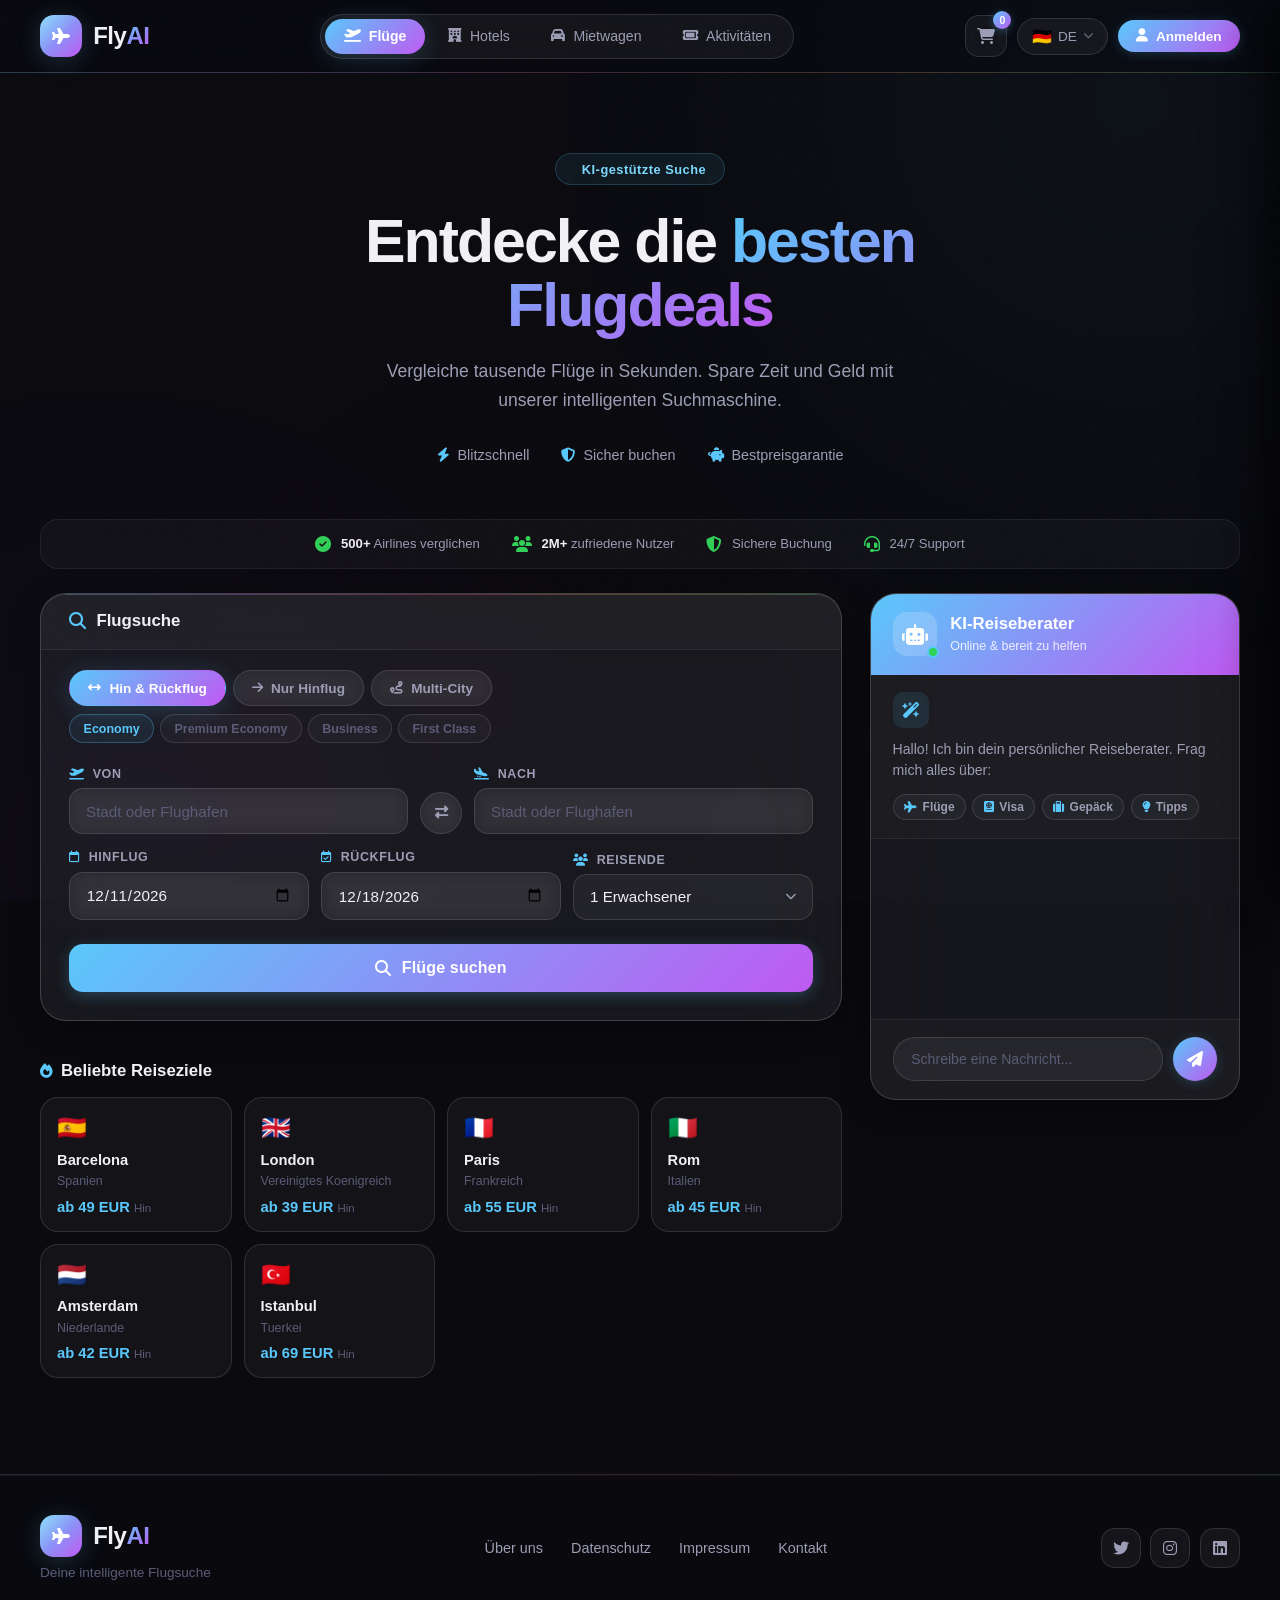
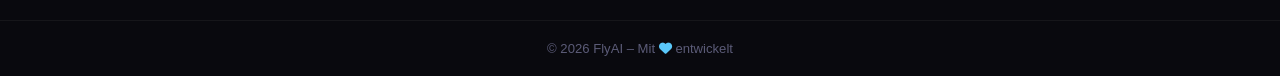
<file: Frontend/index.html>
<!DOCTYPE html>
<html lang="de">
<head>
    <meta charset="UTF-8">
    <meta name="viewport" content="width=device-width, initial-scale=1.0">
    <meta name="description" content="FlyAI - Finde die besten Flugdeals mit KI-gestützter Suche. Vergleiche tausende Flüge in Sekunden.">
    <meta name="theme-color" content="#0a0a0f">
    <title>FlyAI - KI-gestützte Flugsuche</title>
    <link rel="icon" type="image/svg+xml" href="data:image/svg+xml,<svg xmlns='http://www.w3.org/2000/svg' viewBox='0 0 100 100'><text y='.9em' font-size='90'>✈️</text></svg>">
    <link rel="stylesheet" href="style.css?v=10">
    <link href="https://api.fontshare.com/v2/css?f[]=clash-display@400,500,600,700&f[]=satoshi@400,500,600,700&display=swap" rel="stylesheet">
    <link rel="stylesheet" href="https://cdnjs.cloudflare.com/ajax/libs/font-awesome/6.5.1/css/all.min.css">
</head>
<body>
    <!-- Animated Background -->
    <div class="bg-decoration">
        <div class="bg-circle bg-circle-1"></div>
        <div class="bg-circle bg-circle-2"></div>
        <div class="bg-circle bg-circle-3"></div>
    </div>

    <!-- Header -->
    <header class="header">
        <div class="header-content">
            <div class="logo">
                <div class="logo-icon">
                    <i class="fa-solid fa-plane"></i>
                </div>
                <span class="logo-text">Fly<span class="logo-highlight">AI</span></span>
            </div>
            <nav class="nav">
                <a href="index.html" class="nav-link active">
                    <i class="fa-solid fa-plane-departure"></i>
                    <span>Flüge</span>
                </a>
                <a href="hotels.html" class="nav-link">
                    <i class="fa-solid fa-hotel"></i>
                    <span>Hotels</span>
                </a>
                <a href="mietwagen.html" class="nav-link">
                    <i class="fa-solid fa-car"></i>
                    <span>Mietwagen</span>
                </a>
                <a href="aktivitaeten.html" class="nav-link">
                    <i class="fa-solid fa-ticket"></i>
                    <span>Aktivitäten</span>
                </a>
            </nav>
            <div class="header-actions">
                <button class="btn-cart" onclick="toggleCart()" aria-label="Warenkorb öffnen">
                    <i class="fa-solid fa-shopping-cart"></i>
                    <span class="cart-badge" id="cart-badge">0</span>
                </button>
                <button class="btn-lang" aria-label="Sprache wechseln">
                    <span class="flag">🇩🇪</span>
                    <span>DE</span>
                    <i class="fa-solid fa-chevron-down"></i>
                </button>
                <button class="btn-login" aria-label="Anmelden">
                    <i class="fa-solid fa-user"></i>
                    <span>Anmelden</span>
                </button>
            </div>
            <button class="mobile-menu-btn" onclick="toggleMobileMenu()" aria-label="Menü öffnen">
                <i class="fa-solid fa-bars"></i>
            </button>
        </div>
    </header>

    <!-- Mobile Navigation -->
    <div class="mobile-nav-overlay" onclick="toggleMobileMenu()"></div>
    <nav class="mobile-nav">
        <div class="mobile-nav-header">
            <div class="logo">
                <div class="logo-icon">
                    <i class="fa-solid fa-plane"></i>
                </div>
                <span class="logo-text">Fly<span class="logo-highlight">AI</span></span>
            </div>
            <button class="mobile-nav-close" onclick="toggleMobileMenu()" aria-label="Menü schließen">
                <i class="fa-solid fa-times"></i>
            </button>
        </div>
        <div class="mobile-nav-links">
            <a href="index.html" class="mobile-nav-link active">
                <i class="fa-solid fa-plane-departure"></i>
                <span>Flüge</span>
            </a>
            <a href="hotels.html" class="mobile-nav-link">
                <i class="fa-solid fa-hotel"></i>
                <span>Hotels</span>
            </a>
            <a href="mietwagen.html" class="mobile-nav-link">
                <i class="fa-solid fa-car"></i>
                <span>Mietwagen</span>
            </a>
            <a href="aktivitaeten.html" class="mobile-nav-link">
                <i class="fa-solid fa-ticket"></i>
                <span>Aktivitäten</span>
            </a>
        </div>
        <div class="mobile-nav-footer">
            <button class="btn-login" onclick="showLoginModal()">
                <i class="fa-solid fa-user"></i>
                <span>Anmelden</span>
            </button>
            <div class="mobile-lang-switch">
                <button class="mobile-lang-btn active" onclick="setLanguage('de')">🇩🇪 Deutsch</button>
                <button class="mobile-lang-btn" onclick="setLanguage('en')">🇬🇧 English</button>
            </div>
        </div>
    </nav>

    <!-- Hero Section -->
    <section class="hero">
        <div class="hero-content">
            <div class="hero-badge">
                <i class="fa-solid fa-sparkles"></i>
                <span>KI-gestützte Suche</span>
            </div>
            <h1>Entdecke die <span class="gradient-text">besten Flugdeals</span></h1>
            <p class="hero-sub">Vergleiche tausende Flüge in Sekunden. Spare Zeit und Geld mit unserer intelligenten Suchmaschine.</p>
            <div class="hero-features">
                <div class="hero-feature">
                    <i class="fa-solid fa-bolt"></i>
                    <span>Blitzschnell</span>
                </div>
                <div class="hero-feature">
                    <i class="fa-solid fa-shield-halved"></i>
                    <span>Sicher buchen</span>
                </div>
                <div class="hero-feature">
                    <i class="fa-solid fa-piggy-bank"></i>
                    <span>Bestpreisgarantie</span>
                </div>
            </div>
        </div>
    </section>

    <!-- Trust Bar (Booking.com / Expedia style) -->
    <div class="trust-bar">
        <div class="trust-item">
            <i class="fa-solid fa-check-circle"></i>
            <span><span class="trust-number">500+</span> Airlines verglichen</span>
        </div>
        <div class="trust-item">
            <i class="fa-solid fa-users"></i>
            <span><span class="trust-number">2M+</span> zufriedene Nutzer</span>
        </div>
        <div class="trust-item">
            <i class="fa-solid fa-shield-halved"></i>
            <span>Sichere Buchung</span>
        </div>
        <div class="trust-item">
            <i class="fa-solid fa-headset"></i>
            <span>24/7 Support</span>
        </div>
    </div>

    <!-- Main Content -->
    <main class="main-container">

        <!-- Left: Flight Search -->
        <div class="search-section">
            <div class="search-box">
                <div class="search-box-header">
                    <h2><i class="fa-solid fa-magnifying-glass"></i> Flugsuche</h2>
                </div>

                <div class="trip-toggle">
                    <button class="trip-option active">
                        <i class="fa-solid fa-arrows-left-right"></i>
                        <span>Hin & Rückflug</span>
                    </button>
                    <button class="trip-option">
                        <i class="fa-solid fa-arrow-right"></i>
                        <span>Nur Hinflug</span>
                    </button>
                    <button class="trip-option">
                        <i class="fa-solid fa-route"></i>
                        <span>Multi-City</span>
                    </button>
                </div>

                <!-- Cabin Class Selector (Google Flights style) -->
                <div class="cabin-class-selector">
                    <button class="cabin-class-btn active" onclick="setCabinClass(this, 'economy')">Economy</button>
                    <button class="cabin-class-btn" onclick="setCabinClass(this, 'premium')">Premium Economy</button>
                    <button class="cabin-class-btn" onclick="setCabinClass(this, 'business')">Business</button>
                    <button class="cabin-class-btn" onclick="setCabinClass(this, 'first')">First Class</button>
                </div>

                <div class="search-fields">
                    <div class="field-row">
                        <div class="field-group field-from">
                            <label>
                                <i class="fa-solid fa-plane-departure"></i>
                                Von
                            </label>
                            <input type="text" id="from" placeholder="Stadt oder Flughafen" autocomplete="off">
                            <div id="from-dropdown" class="airport-dropdown"></div>
                        </div>

                        <button class="swap-btn" onclick="swapAirports()" title="Flughäfen tauschen" aria-label="Flughäfen tauschen">
                            <i class="fa-solid fa-right-left"></i>
                        </button>

                        <div class="field-group field-to">
                            <label>
                                <i class="fa-solid fa-plane-arrival"></i>
                                Nach
                            </label>
                            <input type="text" id="to" placeholder="Stadt oder Flughafen" autocomplete="off">
                            <div id="to-dropdown" class="airport-dropdown"></div>
                        </div>
                    </div>

                    <div class="field-row">
                        <div class="field-group">
                            <label>
                                <i class="fa-regular fa-calendar"></i>
                                Hinflug
                            </label>
                            <input type="date" id="departure">
                        </div>

                        <div class="field-group">
                            <label>
                                <i class="fa-regular fa-calendar-check"></i>
                                Rückflug
                            </label>
                            <input type="date" id="return">
                        </div>

                        <div class="field-group field-passengers">
                            <label>
                                <i class="fa-solid fa-users"></i>
                                Reisende
                            </label>
                            <div class="passengers-selector">
                                <button type="button" class="passengers-btn" id="passengers-btn">
                                    <span id="passengers-display">1 Erwachsener</span>
                                    <i class="fa-solid fa-chevron-down"></i>
                                </button>
                                <div id="passengers-popup" class="passengers-popup">
                                    <div class="passenger-row">
                                        <div class="passenger-info">
                                            <span class="passenger-type">Erwachsene</span>
                                            <span class="passenger-age">Ab 12 Jahren</span>
                                        </div>
                                        <div class="passenger-controls">
                                            <button type="button" id="adults-minus" class="passenger-btn-ctrl"><i class="fa-solid fa-minus"></i></button>
                                            <span id="adults-count">1</span>
                                            <button type="button" id="adults-plus" class="passenger-btn-ctrl"><i class="fa-solid fa-plus"></i></button>
                                        </div>
                                    </div>
                                    <div class="passenger-row">
                                        <div class="passenger-info">
                                            <span class="passenger-type">Kinder</span>
                                            <span class="passenger-age">2-11 Jahre</span>
                                        </div>
                                        <div class="passenger-controls">
                                            <button type="button" id="children-minus" class="passenger-btn-ctrl"><i class="fa-solid fa-minus"></i></button>
                                            <span id="children-count">0</span>
                                            <button type="button" id="children-plus" class="passenger-btn-ctrl"><i class="fa-solid fa-plus"></i></button>
                                        </div>
                                    </div>
                                    <div class="passenger-row">
                                        <div class="passenger-info">
                                            <span class="passenger-type">Kleinkinder</span>
                                            <span class="passenger-age">Unter 2 Jahren</span>
                                        </div>
                                        <div class="passenger-controls">
                                            <button type="button" id="infants-minus" class="passenger-btn-ctrl"><i class="fa-solid fa-minus"></i></button>
                                            <span id="infants-count">0</span>
                                            <button type="button" id="infants-plus" class="passenger-btn-ctrl"><i class="fa-solid fa-plus"></i></button>
                                        </div>
                                    </div>
                                    <button type="button" class="passengers-done-btn" onclick="closePassengerPopup()">Fertig</button>
                                </div>
                            </div>
                        </div>
                    </div>
                </div>

                <button class="search-btn" onclick="searchFlights()">
                    <i class="fa-solid fa-search"></i>
                    <span>Flüge suchen</span>
                    <div class="btn-shine"></div>
                </button>
            </div>

            <!-- Loading — Skeleton Loading (Booking.com style) -->
            <div id="loading" style="display: none;">
                <div class="search-progress">
                    <div class="progress-steps">
                        <div class="step active" id="step-search">
                            <div class="step-icon"><i class="fa-solid fa-magnifying-glass"></i></div>
                            <span>Suche</span>
                        </div>
                        <div class="step" id="step-compare">
                            <div class="step-icon"><i class="fa-solid fa-scale-balanced"></i></div>
                            <span>Vergleiche</span>
                        </div>
                        <div class="step" id="step-results">
                            <div class="step-icon"><i class="fa-solid fa-check"></i></div>
                            <span>Ergebnisse</span>
                        </div>
                    </div>
                    <div class="progress-bar">
                        <div class="progress-fill" id="progress-fill" style="width: 10%"></div>
                    </div>
                    <p class="progress-text" id="progress-text">Durchsuche 500+ Airlines...</p>
                </div>
                <div class="skeleton-container">
                    <div class="skeleton-card">
                        <div style="flex:1">
                            <div class="sk-airline"><div class="sk-logo"></div><div class="sk-text sk-text-md"></div></div>
                            <div class="sk-times">
                                <div class="sk-time-block"><div class="sk-time"></div><div class="sk-airport"></div></div>
                                <div class="sk-line-block"><div class="sk-duration"></div><div class="sk-line"></div><div class="sk-stops"></div></div>
                                <div class="sk-time-block"><div class="sk-time"></div><div class="sk-airport"></div></div>
                            </div>
                        </div>
                        <div class="sk-price-block"><div class="sk-price"></div><div class="sk-price-note"></div><div class="sk-btn"></div></div>
                    </div>
                    <div class="skeleton-card">
                        <div style="flex:1">
                            <div class="sk-airline"><div class="sk-logo"></div><div class="sk-text sk-text-lg"></div></div>
                            <div class="sk-times">
                                <div class="sk-time-block"><div class="sk-time"></div><div class="sk-airport"></div></div>
                                <div class="sk-line-block"><div class="sk-duration"></div><div class="sk-line"></div><div class="sk-stops"></div></div>
                                <div class="sk-time-block"><div class="sk-time"></div><div class="sk-airport"></div></div>
                            </div>
                        </div>
                        <div class="sk-price-block"><div class="sk-price"></div><div class="sk-price-note"></div><div class="sk-btn"></div></div>
                    </div>
                    <div class="skeleton-card">
                        <div style="flex:1">
                            <div class="sk-airline"><div class="sk-logo"></div><div class="sk-text sk-text-sm"></div></div>
                            <div class="sk-times">
                                <div class="sk-time-block"><div class="sk-time"></div><div class="sk-airport"></div></div>
                                <div class="sk-line-block"><div class="sk-duration"></div><div class="sk-line"></div><div class="sk-stops"></div></div>
                                <div class="sk-time-block"><div class="sk-time"></div><div class="sk-airport"></div></div>
                            </div>
                        </div>
                        <div class="sk-price-block"><div class="sk-price"></div><div class="sk-price-note"></div><div class="sk-btn"></div></div>
                    </div>
                </div>
            </div>

            <!-- Filters -->
            <div id="filters" class="filters" style="display: none;">
                <div class="filters-row">
                    <span class="filter-label">
                        <i class="fa-solid fa-sliders"></i>
                        Sortieren:
                    </span>
                    <div class="filter-buttons">
                        <button class="filter-btn active">
                            <i class="fa-solid fa-star"></i>
                            Beste
                        </button>
                        <button class="filter-btn">
                            <i class="fa-solid fa-tag"></i>
                            Günstigste
                        </button>
                        <button class="filter-btn">
                            <i class="fa-solid fa-clock"></i>
                            Schnellste
                        </button>
                    </div>
                    <button class="filter-toggle-btn" onclick="toggleAdvancedFilters()">
                        <i class="fa-solid fa-filter"></i>
                        Filter
                    </button>
                </div>

                <!-- Advanced Filters -->
                <div id="advanced-filters" class="advanced-filters" style="display: none;">
                    <div class="filter-group">
                        <label><i class="fa-solid fa-plane-circle-check"></i> Stops</label>
                        <div class="filter-options">
                            <label class="filter-checkbox">
                                <input type="checkbox" id="filter-direct" onchange="applyFilters()">
                                <span>Nur Direktflüge</span>
                            </label>
                            <label class="filter-checkbox">
                                <input type="checkbox" id="filter-1stop" checked onchange="applyFilters()">
                                <span>Max. 1 Stopp</span>
                            </label>
                            <label class="filter-checkbox">
                                <input type="checkbox" id="filter-2stops" checked onchange="applyFilters()">
                                <span>2+ Stopps</span>
                            </label>
                        </div>
                    </div>

                    <div class="filter-group">
                        <label><i class="fa-solid fa-sun"></i> Abflugzeit</label>
                        <div class="filter-options">
                            <label class="filter-checkbox">
                                <input type="checkbox" id="filter-morning" checked onchange="applyFilters()">
                                <span>Morgens (06-12)</span>
                            </label>
                            <label class="filter-checkbox">
                                <input type="checkbox" id="filter-afternoon" checked onchange="applyFilters()">
                                <span>Nachmittag (12-18)</span>
                            </label>
                            <label class="filter-checkbox">
                                <input type="checkbox" id="filter-evening" checked onchange="applyFilters()">
                                <span>Abends (18-24)</span>
                            </label>
                        </div>
                    </div>

                    <div class="filter-group">
                        <label><i class="fa-solid fa-suitcase-rolling"></i> Gepäck</label>
                        <div class="filter-options">
                            <label class="filter-checkbox">
                                <input type="checkbox" id="filter-luggage" onchange="applyFilters()">
                                <span>Aufgabegepäck inkl.</span>
                            </label>
                        </div>
                    </div>

                    <div class="filter-group">
                        <label><i class="fa-solid fa-euro-sign"></i> Preisspanne</label>
                        <div class="price-range-container">
                            <input type="range" id="price-range" min="0" max="2000" value="2000" oninput="updatePriceRange()">
                            <span id="price-range-value">Max: 2000€</span>
                        </div>
                    </div>

                    <div class="filter-group">
                        <label><i class="fa-solid fa-building"></i> Airlines</label>
                        <div class="filter-options airline-options" id="airline-filters">
                            <!-- Dynamisch gefüllt -->
                        </div>
                    </div>

                    <div class="filter-actions">
                        <button class="filter-reset-btn" onclick="resetFilters()">
                            <i class="fa-solid fa-rotate-left"></i> Zurücksetzen
                        </button>
                        <button class="filter-apply-btn" onclick="applyFilters()">
                            <i class="fa-solid fa-check"></i> Anwenden
                        </button>
                    </div>
                </div>
            </div>

            <!-- Results Summary (Google Flights style) -->
            <div id="results-summary" class="results-summary" style="display: none;">
                <div class="results-count">
                    <strong id="results-count-num">0</strong> Flüge gefunden
                </div>
                <div class="results-price-range">
                    <span class="price-label-sm">ab</span>
                    <span class="from-price" id="results-min-price">--</span>
                </div>
            </div>

            <!-- Quick Filter Chips (Skyscanner / Kayak style) -->
            <div id="quick-filters" class="quick-filters" style="display: none;">
                <button class="quick-filter-chip" onclick="quickFilterDirect()">
                    <i class="fa-solid fa-arrow-right"></i>
                    Nur Direkt
                </button>
                <button class="quick-filter-chip" onclick="quickFilterCheapest()">
                    <i class="fa-solid fa-tag"></i>
                    Guenstigster
                    <span class="chip-price" id="cheapest-chip-price"></span>
                </button>
                <button class="quick-filter-chip" onclick="quickFilterFastest()">
                    <i class="fa-solid fa-bolt"></i>
                    Schnellster
                </button>
                <button class="quick-filter-chip" onclick="quickFilterMorning()">
                    <i class="fa-solid fa-sun"></i>
                    Morgenflug
                </button>
                <button class="quick-filter-chip" onclick="quickFilterEvening()">
                    <i class="fa-solid fa-moon"></i>
                    Abendflug
                </button>
            </div>

            <!-- Results -->
            <div id="results" class="results"></div>

            <!-- Popular Destinations (shown before first search) -->
            <div id="popular-destinations" class="popular-destinations">
                <h3><i class="fa-solid fa-fire"></i> Beliebte Reiseziele</h3>
                <div class="destinations-grid">
                    <div class="destination-card" onclick="setDestination('Barcelona', 'BCN')">
                        <span class="destination-emoji">&#127466;&#127480;</span>
                        <span class="destination-city">Barcelona</span>
                        <span class="destination-country">Spanien</span>
                        <span class="destination-price">ab 49 EUR <span>Hin</span></span>
                    </div>
                    <div class="destination-card" onclick="setDestination('London', 'LHR')">
                        <span class="destination-emoji">&#127468;&#127463;</span>
                        <span class="destination-city">London</span>
                        <span class="destination-country">Vereinigtes Koenigreich</span>
                        <span class="destination-price">ab 39 EUR <span>Hin</span></span>
                    </div>
                    <div class="destination-card" onclick="setDestination('Paris', 'CDG')">
                        <span class="destination-emoji">&#127467;&#127479;</span>
                        <span class="destination-city">Paris</span>
                        <span class="destination-country">Frankreich</span>
                        <span class="destination-price">ab 55 EUR <span>Hin</span></span>
                    </div>
                    <div class="destination-card" onclick="setDestination('Rom', 'FCO')">
                        <span class="destination-emoji">&#127470;&#127481;</span>
                        <span class="destination-city">Rom</span>
                        <span class="destination-country">Italien</span>
                        <span class="destination-price">ab 45 EUR <span>Hin</span></span>
                    </div>
                    <div class="destination-card" onclick="setDestination('Amsterdam', 'AMS')">
                        <span class="destination-emoji">&#127475;&#127473;</span>
                        <span class="destination-city">Amsterdam</span>
                        <span class="destination-country">Niederlande</span>
                        <span class="destination-price">ab 42 EUR <span>Hin</span></span>
                    </div>
                    <div class="destination-card" onclick="setDestination('Istanbul', 'IST')">
                        <span class="destination-emoji">&#127481;&#127479;</span>
                        <span class="destination-city">Istanbul</span>
                        <span class="destination-country">Tuerkei</span>
                        <span class="destination-price">ab 69 EUR <span>Hin</span></span>
                    </div>
                </div>
            </div>
        </div>

        <!-- Right: AI Chat Sidebar -->
        <aside class="chat-sidebar">
            <div class="chat-header">
                <div class="chat-header-icon">
                    <i class="fa-solid fa-robot"></i>
                    <span class="online-dot"></span>
                </div>
                <div class="chat-header-info">
                    <h3>KI-Reiseberater</h3>
                    <span class="chat-status">Online & bereit zu helfen</span>
                </div>
            </div>
            <div class="chat-intro">
                <div class="intro-icon">
                    <i class="fa-solid fa-wand-magic-sparkles"></i>
                </div>
                <p>Hallo! Ich bin dein persönlicher Reiseberater. Frag mich alles über:</p>
                <div class="intro-tags">
                    <span class="intro-tag"><i class="fa-solid fa-plane"></i> Flüge</span>
                    <span class="intro-tag"><i class="fa-solid fa-passport"></i> Visa</span>
                    <span class="intro-tag"><i class="fa-solid fa-suitcase"></i> Gepäck</span>
                    <span class="intro-tag"><i class="fa-solid fa-lightbulb"></i> Tipps</span>
                </div>
            </div>
            <div id="chat-messages" class="chat-messages"></div>
            <div class="chat-input-container">
                <input type="text" id="chat-input" placeholder="Schreibe eine Nachricht..." onkeypress="handleChatEnter(event)">
                <button onclick="sendChat()" class="chat-send-btn" aria-label="Nachricht senden">
                    <i class="fa-solid fa-paper-plane"></i>
                </button>
            </div>
        </aside>

    </main>

    <!-- Footer -->
    <footer class="footer">
        <div class="footer-content">
            <div class="footer-brand">
                <div class="logo">
                    <div class="logo-icon">
                        <i class="fa-solid fa-plane"></i>
                    </div>
                    <span class="logo-text">Fly<span class="logo-highlight">AI</span></span>
                </div>
                <p>Deine intelligente Flugsuche</p>
            </div>
            <div class="footer-links">
                <a href="#">Über uns</a>
                <a href="#">Datenschutz</a>
                <a href="#">Impressum</a>
                <a href="#">Kontakt</a>
            </div>
            <div class="footer-social">
                <a href="#" class="social-link" aria-label="Twitter"><i class="fa-brands fa-twitter"></i></a>
                <a href="#" class="social-link" aria-label="Instagram"><i class="fa-brands fa-instagram"></i></a>
                <a href="#" class="social-link" aria-label="LinkedIn"><i class="fa-brands fa-linkedin"></i></a>
            </div>
        </div>
        <div class="footer-bottom">
            <p>© 2026 FlyAI – Mit <i class="fa-solid fa-heart"></i> entwickelt</p>
        </div>
    </footer>

    <!-- Cart Sidebar -->
    <div id="cart-sidebar" class="cart-sidebar">
        <div class="cart-sidebar-header">
            <h3><i class="fa-solid fa-shopping-cart"></i> Dein Warenkorb</h3>
            <button class="cart-close-btn" onclick="toggleCart()" aria-label="Warenkorb schließen"><i class="fa-solid fa-times"></i></button>
        </div>
        <div id="cart-items" class="cart-items">
            <div class="cart-empty">
                <i class="fa-solid fa-shopping-cart"></i>
                <p>Dein Warenkorb ist leer</p>
                <span>Füge Flüge oder Hotels hinzu</span>
            </div>
        </div>
        <div id="cart-footer" class="cart-footer" style="display: none;">
            <div class="cart-total">
                <span>Gesamt:</span>
                <span id="cart-total-price">0 EUR</span>
            </div>
            <button class="cart-checkout-btn" onclick="checkout()">
                <i class="fa-solid fa-credit-card"></i> Zur Buchung
            </button>
        </div>
    </div>
    <div id="cart-overlay" class="cart-overlay" onclick="toggleCart()"></div>

    <script src="app.js?v=20"></script>
</body>
</html>
</file>
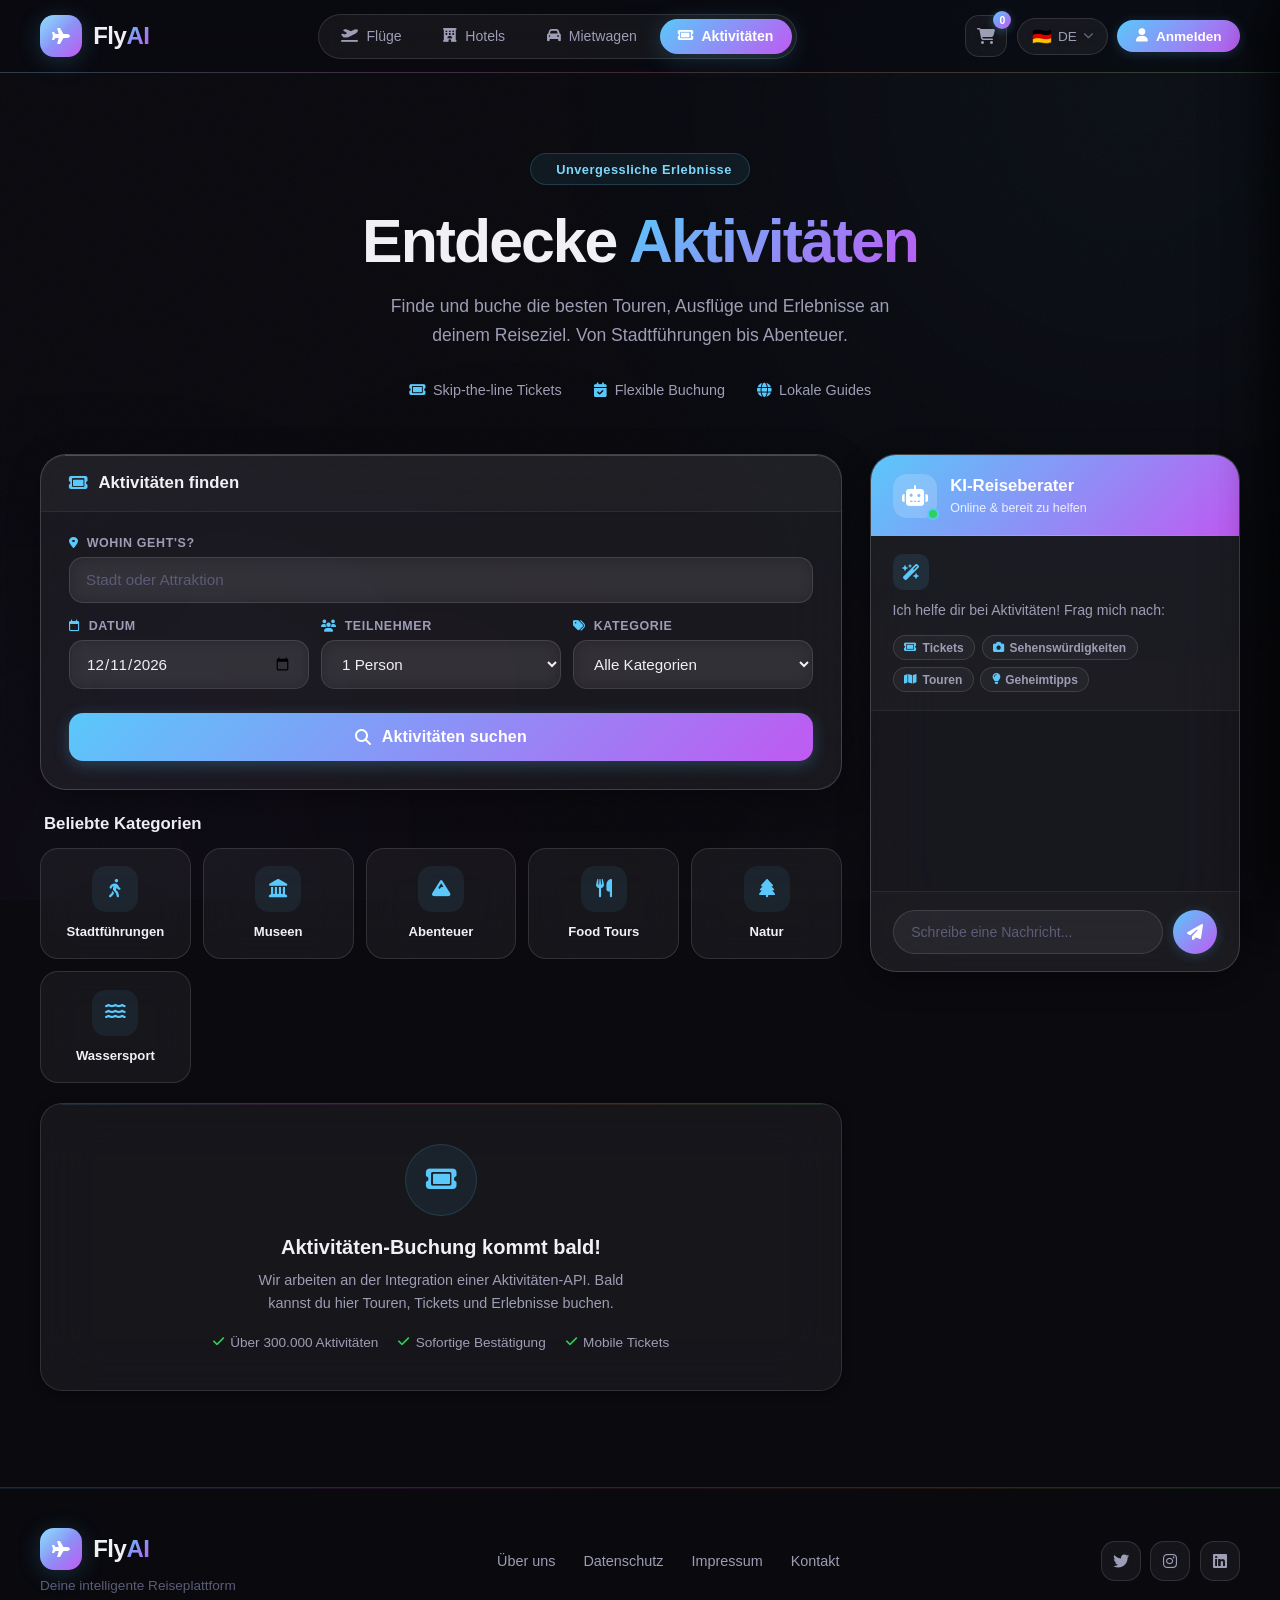
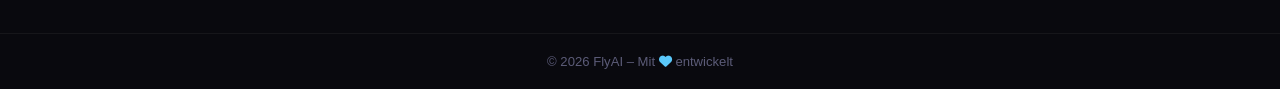
<file: Frontend/aktivitaeten.html>
<!DOCTYPE html>
<html lang="de">
<head>
    <meta charset="UTF-8">
    <meta name="viewport" content="width=device-width, initial-scale=1.0">
    <meta name="description" content="FlyAI - Finde und buche die besten Touren, Ausflüge und Erlebnisse an deinem Reiseziel.">
    <meta name="theme-color" content="#0a0a0f">
    <title>FlyAI - Aktivitäten & Erlebnisse</title>
    <link rel="icon" type="image/svg+xml" href="data:image/svg+xml,<svg xmlns='http://www.w3.org/2000/svg' viewBox='0 0 100 100'><text y='.9em' font-size='90'>✈️</text></svg>">
    <link rel="stylesheet" href="style.css?v=9">
    <link href="https://api.fontshare.com/v2/css?f[]=clash-display@400,500,600,700&f[]=satoshi@400,500,600,700&display=swap" rel="stylesheet">
    <link rel="stylesheet" href="https://cdnjs.cloudflare.com/ajax/libs/font-awesome/6.5.1/css/all.min.css">
</head>
<body>
    <!-- Animated Background -->
    <div class="bg-decoration">
        <div class="bg-circle bg-circle-1"></div>
        <div class="bg-circle bg-circle-2"></div>
        <div class="bg-circle bg-circle-3"></div>
    </div>

    <!-- Header -->
    <header class="header">
        <div class="header-content">
            <div class="logo">
                <div class="logo-icon">
                    <i class="fa-solid fa-plane"></i>
                </div>
                <span class="logo-text">Fly<span class="logo-highlight">AI</span></span>
            </div>
            <nav class="nav">
                <a href="index.html" class="nav-link">
                    <i class="fa-solid fa-plane-departure"></i>
                    <span>Flüge</span>
                </a>
                <a href="hotels.html" class="nav-link">
                    <i class="fa-solid fa-hotel"></i>
                    <span>Hotels</span>
                </a>
                <a href="mietwagen.html" class="nav-link">
                    <i class="fa-solid fa-car"></i>
                    <span>Mietwagen</span>
                </a>
                <a href="aktivitaeten.html" class="nav-link active">
                    <i class="fa-solid fa-ticket"></i>
                    <span>Aktivitäten</span>
                </a>
            </nav>
            <div class="header-actions">
                <button class="btn-cart" onclick="toggleCart()" aria-label="Warenkorb öffnen">
                    <i class="fa-solid fa-shopping-cart"></i>
                    <span class="cart-badge" id="cart-badge">0</span>
                </button>
                <button class="btn-lang" aria-label="Sprache wechseln">
                    <span class="flag">🇩🇪</span>
                    <span>DE</span>
                    <i class="fa-solid fa-chevron-down"></i>
                </button>
                <button class="btn-login" aria-label="Anmelden">
                    <i class="fa-solid fa-user"></i>
                    <span>Anmelden</span>
                </button>
            </div>
            <button class="mobile-menu-btn" onclick="toggleMobileMenu()" aria-label="Menü öffnen">
                <i class="fa-solid fa-bars"></i>
            </button>
        </div>
    </header>

    <!-- Mobile Navigation -->
    <div class="mobile-nav-overlay" onclick="toggleMobileMenu()"></div>
    <nav class="mobile-nav">
        <div class="mobile-nav-header">
            <div class="logo">
                <div class="logo-icon"><i class="fa-solid fa-plane"></i></div>
                <span class="logo-text">Fly<span class="logo-highlight">AI</span></span>
            </div>
            <button class="mobile-nav-close" onclick="toggleMobileMenu()" aria-label="Menü schließen">
                <i class="fa-solid fa-times"></i>
            </button>
        </div>
        <div class="mobile-nav-links">
            <a href="index.html" class="mobile-nav-link"><i class="fa-solid fa-plane-departure"></i><span>Flüge</span></a>
            <a href="hotels.html" class="mobile-nav-link"><i class="fa-solid fa-hotel"></i><span>Hotels</span></a>
            <a href="mietwagen.html" class="mobile-nav-link"><i class="fa-solid fa-car"></i><span>Mietwagen</span></a>
            <a href="aktivitaeten.html" class="mobile-nav-link active"><i class="fa-solid fa-ticket"></i><span>Aktivitäten</span></a>
        </div>
        <div class="mobile-nav-footer">
            <button class="btn-login" aria-label="Anmelden"><i class="fa-solid fa-user"></i><span>Anmelden</span></button>
        </div>
    </nav>

    <!-- Hero Section -->
    <section class="hero">
        <div class="hero-content">
            <div class="hero-badge">
                <i class="fa-solid fa-sparkles"></i>
                <span>Unvergessliche Erlebnisse</span>
            </div>
            <h1>Entdecke <span class="gradient-text">Aktivitäten</span></h1>
            <p class="hero-sub">Finde und buche die besten Touren, Ausflüge und Erlebnisse an deinem Reiseziel. Von Stadtführungen bis Abenteuer.</p>
            <div class="hero-features">
                <div class="hero-feature">
                    <i class="fa-solid fa-ticket"></i>
                    <span>Skip-the-line Tickets</span>
                </div>
                <div class="hero-feature">
                    <i class="fa-solid fa-calendar-check"></i>
                    <span>Flexible Buchung</span>
                </div>
                <div class="hero-feature">
                    <i class="fa-solid fa-globe"></i>
                    <span>Lokale Guides</span>
                </div>
            </div>
        </div>
    </section>

    <!-- Main Content -->
    <main class="main-container">
        <div class="search-section">
            <div class="search-box">
                <div class="search-box-header">
                    <h2><i class="fa-solid fa-ticket"></i> Aktivitäten finden</h2>
                </div>

                <div class="search-fields">
                    <div class="field-row">
                        <div class="field-group" style="flex: 2;">
                            <label>
                                <i class="fa-solid fa-location-dot"></i>
                                Wohin geht's?
                            </label>
                            <input type="text" id="activity-location" placeholder="Stadt oder Attraktion" autocomplete="off">
                        </div>
                    </div>

                    <div class="field-row">
                        <div class="field-group">
                            <label>
                                <i class="fa-regular fa-calendar"></i>
                                Datum
                            </label>
                            <input type="date" id="activity-date">
                        </div>

                        <div class="field-group">
                            <label>
                                <i class="fa-solid fa-users"></i>
                                Teilnehmer
                            </label>
                            <select id="participants">
                                <option value="1">1 Person</option>
                                <option value="2">2 Personen</option>
                                <option value="3">3 Personen</option>
                                <option value="4">4 Personen</option>
                                <option value="5">5+ Personen</option>
                            </select>
                        </div>

                        <div class="field-group">
                            <label>
                                <i class="fa-solid fa-tags"></i>
                                Kategorie
                            </label>
                            <select id="category">
                                <option value="all">Alle Kategorien</option>
                                <option value="tours">Stadtführungen</option>
                                <option value="museums">Museen & Kultur</option>
                                <option value="adventure">Abenteuer</option>
                                <option value="food">Food & Drinks</option>
                                <option value="nature">Natur & Parks</option>
                                <option value="water">Wassersport</option>
                            </select>
                        </div>
                    </div>
                </div>

                <button class="search-btn" onclick="searchActivities()">
                    <i class="fa-solid fa-search"></i>
                    <span>Aktivitäten suchen</span>
                    <div class="btn-shine"></div>
                </button>
            </div>

            <!-- Activity Categories Preview -->
            <div class="activity-categories">
                <h3>Beliebte Kategorien</h3>
                <div class="category-grid">
                    <div class="category-card" onclick="selectCategory('tours')">
                        <div class="category-icon">
                            <i class="fa-solid fa-person-walking"></i>
                        </div>
                        <span>Stadtführungen</span>
                    </div>
                    <div class="category-card" onclick="selectCategory('museums')">
                        <div class="category-icon">
                            <i class="fa-solid fa-landmark"></i>
                        </div>
                        <span>Museen</span>
                    </div>
                    <div class="category-card" onclick="selectCategory('adventure')">
                        <div class="category-icon">
                            <i class="fa-solid fa-mountain"></i>
                        </div>
                        <span>Abenteuer</span>
                    </div>
                    <div class="category-card" onclick="selectCategory('food')">
                        <div class="category-icon">
                            <i class="fa-solid fa-utensils"></i>
                        </div>
                        <span>Food Tours</span>
                    </div>
                    <div class="category-card" onclick="selectCategory('nature')">
                        <div class="category-icon">
                            <i class="fa-solid fa-tree"></i>
                        </div>
                        <span>Natur</span>
                    </div>
                    <div class="category-card" onclick="selectCategory('water')">
                        <div class="category-icon">
                            <i class="fa-solid fa-water"></i>
                        </div>
                        <span>Wassersport</span>
                    </div>
                </div>
            </div>

            <!-- Coming Soon -->
            <div class="coming-soon-card">
                <div class="coming-soon-icon">
                    <i class="fa-solid fa-ticket"></i>
                </div>
                <h3>Aktivitäten-Buchung kommt bald!</h3>
                <p>Wir arbeiten an der Integration einer Aktivitäten-API. Bald kannst du hier Touren, Tickets und Erlebnisse buchen.</p>
                <div class="coming-soon-features">
                    <div class="feature-item">
                        <i class="fa-solid fa-check"></i>
                        <span>Über 300.000 Aktivitäten</span>
                    </div>
                    <div class="feature-item">
                        <i class="fa-solid fa-check"></i>
                        <span>Sofortige Bestätigung</span>
                    </div>
                    <div class="feature-item">
                        <i class="fa-solid fa-check"></i>
                        <span>Mobile Tickets</span>
                    </div>
                </div>
            </div>
        </div>

        <!-- Right: AI Chat Sidebar -->
        <aside class="chat-sidebar">
            <div class="chat-header">
                <div class="chat-header-icon">
                    <i class="fa-solid fa-robot"></i>
                    <span class="online-dot"></span>
                </div>
                <div class="chat-header-info">
                    <h3>KI-Reiseberater</h3>
                    <span class="chat-status">Online & bereit zu helfen</span>
                </div>
            </div>
            <div class="chat-intro">
                <div class="intro-icon">
                    <i class="fa-solid fa-wand-magic-sparkles"></i>
                </div>
                <p>Ich helfe dir bei Aktivitäten! Frag mich nach:</p>
                <div class="intro-tags">
                    <span class="intro-tag"><i class="fa-solid fa-ticket"></i> Tickets</span>
                    <span class="intro-tag"><i class="fa-solid fa-camera"></i> Sehenswürdigkeiten</span>
                    <span class="intro-tag"><i class="fa-solid fa-map"></i> Touren</span>
                    <span class="intro-tag"><i class="fa-solid fa-lightbulb"></i> Geheimtipps</span>
                </div>
            </div>
            <div id="chat-messages" class="chat-messages"></div>
            <div class="chat-input-container">
                <input type="text" id="chat-input" placeholder="Schreibe eine Nachricht..." onkeypress="handleChatEnter(event)">
                <button onclick="sendChat()" class="chat-send-btn" aria-label="Nachricht senden">
                    <i class="fa-solid fa-paper-plane"></i>
                </button>
            </div>
        </aside>
    </main>

    <!-- Footer -->
    <footer class="footer">
        <div class="footer-content">
            <div class="footer-brand">
                <div class="logo">
                    <div class="logo-icon">
                        <i class="fa-solid fa-plane"></i>
                    </div>
                    <span class="logo-text">Fly<span class="logo-highlight">AI</span></span>
                </div>
                <p>Deine intelligente Reiseplattform</p>
            </div>
            <div class="footer-links">
                <a href="#">Über uns</a>
                <a href="#">Datenschutz</a>
                <a href="#">Impressum</a>
                <a href="#">Kontakt</a>
            </div>
            <div class="footer-social">
                <a href="#" class="social-link" aria-label="Twitter"><i class="fa-brands fa-twitter"></i></a>
                <a href="#" class="social-link" aria-label="Instagram"><i class="fa-brands fa-instagram"></i></a>
                <a href="#" class="social-link" aria-label="LinkedIn"><i class="fa-brands fa-linkedin"></i></a>
            </div>
        </div>
        <div class="footer-bottom">
            <p>© 2026 FlyAI – Mit <i class="fa-solid fa-heart"></i> entwickelt</p>
        </div>
    </footer>

    <script src="flyai-shared.js?v=1"></script>
    <script>
        // ==================== DUMMY ACTIVITIES DATA ====================
        const activityDatabase = [
            {
                id: 1,
                name: 'Stadtfuehrung durch die Altstadt',
                category: 'tours',
                price: 25,
                rating: 4.8,
                reviews: 1247,
                duration: '2.5 Stunden',
                description: 'Entdecke die historische Altstadt mit einem erfahrenen Guide',
                icon: 'fa-solid fa-person-walking',
                features: ['Kleine Gruppen', 'Lokaler Guide', 'Kostenlose Stornierung']
            },
            {
                id: 2,
                name: 'Museum Eintrittskarte (Skip-the-line)',
                category: 'museums',
                price: 18,
                rating: 4.6,
                reviews: 3420,
                duration: 'Ganzer Tag',
                description: 'Kein Anstehen - direkt rein ins Museum',
                icon: 'fa-solid fa-landmark',
                features: ['Skip-the-line', 'Mobile Ticket', 'Sofortige Bestaetigung']
            },
            {
                id: 3,
                name: 'Abenteuer Kletterpark',
                category: 'adventure',
                price: 39,
                rating: 4.9,
                reviews: 856,
                duration: '3 Stunden',
                description: 'Klettere durch verschiedene Parcours in den Baumwipfeln',
                icon: 'fa-solid fa-mountain',
                features: ['Ausruestung inkl.', 'Alle Level', 'Instruktor dabei']
            },
            {
                id: 4,
                name: 'Food Tour: Lokale Spezialitaeten',
                category: 'food',
                price: 55,
                rating: 4.7,
                reviews: 2103,
                duration: '3.5 Stunden',
                description: 'Probiere die besten lokalen Gerichte an 6 verschiedenen Stops',
                icon: 'fa-solid fa-utensils',
                features: ['6 Verkostungen', 'Getraenke inkl.', 'Max. 12 Teilnehmer']
            },
            {
                id: 5,
                name: 'Kayak Tour auf dem Fluss',
                category: 'water',
                price: 45,
                rating: 4.8,
                reviews: 673,
                duration: '2 Stunden',
                description: 'Paddle durch die Stadt und geniesse die Aussicht vom Wasser',
                icon: 'fa-solid fa-water',
                features: ['Anfaenger willkommen', 'Ausruestung inkl.', 'Guide dabei']
            },
            {
                id: 6,
                name: 'Botanischer Garten Fuehrung',
                category: 'nature',
                price: 15,
                rating: 4.5,
                reviews: 1890,
                duration: '1.5 Stunden',
                description: 'Entdecke exotische Pflanzen und wunderschoene Gaerten',
                icon: 'fa-solid fa-tree',
                features: ['Experten-Guide', 'Familienfreundlich', 'Rollstuhlgerecht']
            }
        ];

        let currentActivities = [];

        // Datum-Input setzen
        document.addEventListener('DOMContentLoaded', () => {
            const today = new Date();
            const nextWeek = new Date(today.getTime() + 7 * 24 * 60 * 60 * 1000);
            document.getElementById('activity-date').value = formatDateLocal(nextWeek);
        });

        function formatDateLocal(date) {
            return date.toISOString().split('T')[0];
        }

        function searchActivities() {
            const location = document.getElementById('activity-location').value.trim();
            const category = document.getElementById('category').value;
            const participants = document.getElementById('participants').value;

            if (!location) {
                showToast('Bitte gib ein Reiseziel ein!', 'error');
                document.getElementById('activity-location').focus();
                return;
            }

            // Hide coming-soon card
            const comingSoon = document.querySelector('.coming-soon-card');
            if (comingSoon) comingSoon.style.display = 'none';

            // Hide categories
            const cats = document.querySelector('.activity-categories');
            if (cats) cats.style.display = 'none';

            // Filter activities
            let results = [...activityDatabase];
            if (category !== 'all') {
                results = results.filter(a => a.category === category);
            }

            // Adjust prices slightly based on location
            const locHash = location.split('').reduce((a, b) => a + b.charCodeAt(0), 0);
            results = results.map(a => ({
                ...a,
                price: Math.round(a.price * (0.8 + (locHash % 40) / 100)),
                adjustedParticipants: parseInt(participants)
            }));

            currentActivities = results;

            if (results.length === 0) {
                document.getElementById('activity-results') || createResultsContainer();
                getResultsContainer().innerHTML = `
                    <div class="coming-soon-card">
                        <div class="coming-soon-icon"><i class="fa-solid fa-ticket"></i></div>
                        <h3>Keine Aktivitaeten gefunden</h3>
                        <p>Versuche eine andere Kategorie oder ein anderes Reiseziel.</p>
                    </div>`;
                return;
            }

            renderActivities(results, location);
            showToast(results.length + ' Aktivitaeten in ' + location + ' gefunden!', 'success');
        }

        function getResultsContainer() {
            let container = document.getElementById('activity-results');
            if (!container) {
                container = document.createElement('div');
                container.id = 'activity-results';
                container.className = 'results-container';
                // Insert after search box
                const searchBox = document.querySelector('.search-box');
                searchBox.parentElement.insertBefore(container, searchBox.nextSibling);
            }
            return container;
        }

        function renderActivities(activities, location) {
            const container = getResultsContainer();
            container.innerHTML = `
                <div class="results-summary" style="margin-bottom: 1rem;">
                    <span><i class="fa-solid fa-ticket"></i> <strong>${activities.length} Aktivitaeten</strong> in ${escapeHTML(location)}</span>
                </div>
            ` + activities.map(activity => `
                <div class="hotel-card" style="cursor:pointer">
                    <div class="hotel-image" style="display:flex;align-items:center;justify-content:center;min-height:180px;background:rgba(90,200,250,0.05);">
                        <i class="${activity.icon}" style="font-size:3rem;color:var(--accent);"></i>
                    </div>
                    <div class="hotel-info">
                        <div class="hotel-header">
                            <h3 class="hotel-name">${escapeHTML(activity.name)}</h3>
                        </div>
                        <div class="hotel-location">
                            <i class="fa-solid fa-clock"></i>
                            <span>${escapeHTML(activity.duration)}</span>
                        </div>
                        <div class="hotel-rating">
                            <span class="rating-score">${activity.rating}</span>
                            <span class="rating-text">${activity.rating >= 4.5 ? 'Hervorragend' : 'Sehr gut'}</span>
                            <span class="rating-count">(${activity.reviews.toLocaleString('de-DE')} Bewertungen)</span>
                        </div>
                        <div class="hotel-amenities">
                            ${activity.features.map(f => `<span class="amenity"><i class="fa-solid fa-check"></i> ${escapeHTML(f)}</span>`).join('')}
                        </div>
                        <p style="color:var(--text-muted);font-size:0.85rem;margin-top:0.5rem;">${escapeHTML(activity.description)}</p>
                    </div>
                    <div class="hotel-price">
                        <div class="price-info">
                            <span class="price-per-night">${activity.price} EUR</span>
                            <span class="price-label">pro Person</span>
                        </div>
                        <div class="price-total">
                            <span>Gesamt: <strong>${activity.price * (activity.adjustedParticipants || 1)} EUR</strong></span>
                            <span class="nights-info">${activity.adjustedParticipants || 1} Person(en)</span>
                        </div>
                        <button class="select-btn" onclick="event.stopPropagation(); bookActivity(${activity.id})">
                            <i class="fa-solid fa-cart-plus"></i> Zum Warenkorb
                        </button>
                    </div>
                </div>
            `).join('');
        }

        function bookActivity(activityId) {
            const activity = currentActivities.find(a => a.id === activityId);
            if (!activity) return;

            const participants = parseInt(document.getElementById('participants').value) || 1;
            const activityDate = document.getElementById('activity-date').value;
            const totalPrice = activity.price * participants;

            // Add to cart via backend API (addToCart from flyai-shared.js)
            addToCart('activity', {
                name: activity.name,
                description: activity.description,
                duration: activity.duration,
                date: activityDate,
                participants: participants,
                pricePerPerson: activity.price
            }, totalPrice, 'EUR');
        }

        function selectCategory(category) {
            document.getElementById('category').value = category;
            // If location is filled, auto-search
            const location = document.getElementById('activity-location').value.trim();
            if (location) {
                searchActivities();
            } else {
                showToast('Gib zuerst ein Reiseziel ein, dann suche Aktivitaeten!', 'info');
                document.getElementById('activity-location').focus();
            }
        }
    </script>
</body>
</html>
</file>
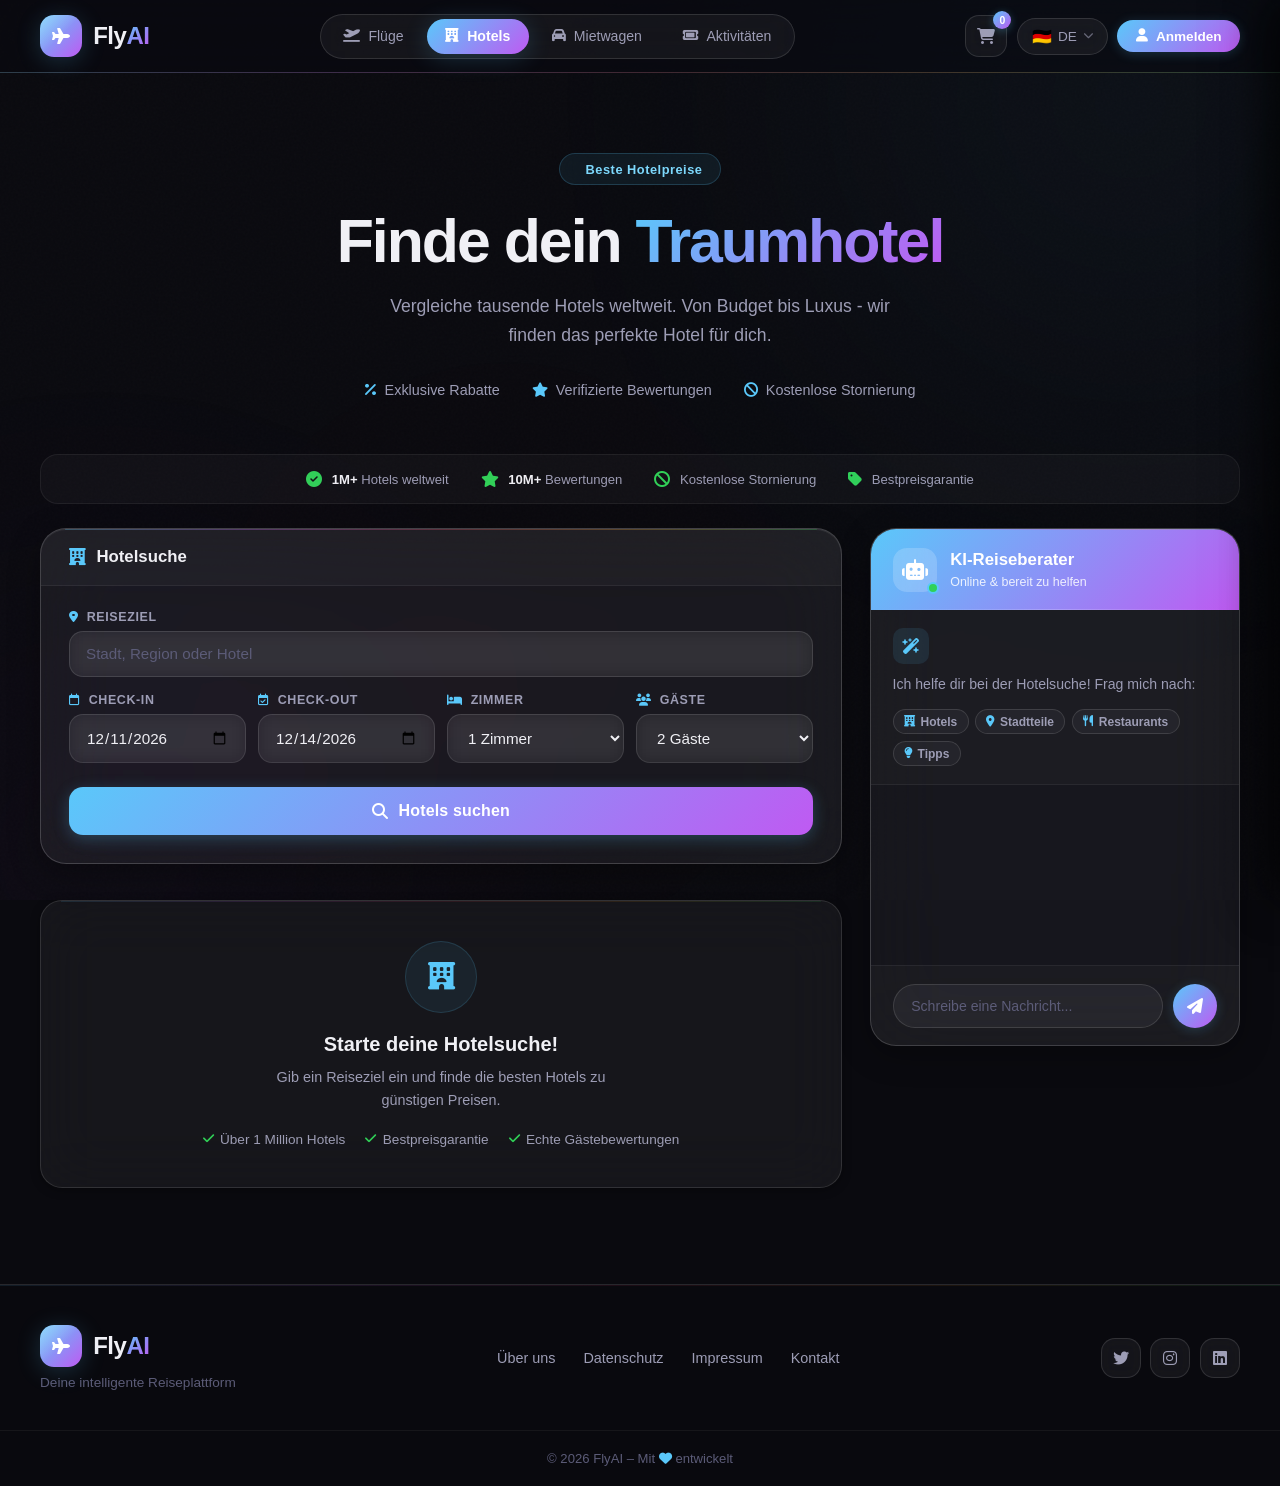
<file: Frontend/hotels.html>
<!DOCTYPE html>
<html lang="de">
<head>
    <meta charset="UTF-8">
    <meta name="viewport" content="width=device-width, initial-scale=1.0">
    <meta name="description" content="FlyAI - Finde und vergleiche tausende Hotels weltweit. Von Budget bis Luxus zum Bestpreis.">
    <meta name="theme-color" content="#0a0a0f">
    <title>FlyAI - Hotels finden</title>
    <link rel="icon" type="image/svg+xml" href="data:image/svg+xml,<svg xmlns='http://www.w3.org/2000/svg' viewBox='0 0 100 100'><text y='.9em' font-size='90'>✈️</text></svg>">
    <link rel="stylesheet" href="style.css?v=10">
    <link href="https://api.fontshare.com/v2/css?f[]=clash-display@400,500,600,700&f[]=satoshi@400,500,600,700&display=swap" rel="stylesheet">
    <link rel="stylesheet" href="https://cdnjs.cloudflare.com/ajax/libs/font-awesome/6.5.1/css/all.min.css">
</head>
<body>
    <div class="bg-decoration">
        <div class="bg-circle bg-circle-1"></div>
        <div class="bg-circle bg-circle-2"></div>
        <div class="bg-circle bg-circle-3"></div>
    </div>

    <header class="header">
        <div class="header-content">
            <div class="logo">
                <div class="logo-icon"><i class="fa-solid fa-plane"></i></div>
                <span class="logo-text">Fly<span class="logo-highlight">AI</span></span>
            </div>
            <nav class="nav">
                <a href="index.html" class="nav-link"><i class="fa-solid fa-plane-departure"></i><span>Flüge</span></a>
                <a href="hotels.html" class="nav-link active"><i class="fa-solid fa-hotel"></i><span>Hotels</span></a>
                <a href="mietwagen.html" class="nav-link"><i class="fa-solid fa-car"></i><span>Mietwagen</span></a>
                <a href="aktivitaeten.html" class="nav-link"><i class="fa-solid fa-ticket"></i><span>Aktivitäten</span></a>
            </nav>
            <div class="header-actions">
                <button class="btn-cart" onclick="toggleCart()" aria-label="Warenkorb öffnen">
                    <i class="fa-solid fa-shopping-cart"></i>
                    <span class="cart-badge" id="cart-badge">0</span>
                </button>
                <button class="btn-lang" aria-label="Sprache wechseln"><span class="flag">🇩🇪</span><span>DE</span><i class="fa-solid fa-chevron-down"></i></button>
                <button class="btn-login" aria-label="Anmelden"><i class="fa-solid fa-user"></i><span>Anmelden</span></button>
            </div>
            <button class="mobile-menu-btn" onclick="toggleMobileMenu()" aria-label="Menü öffnen">
                <i class="fa-solid fa-bars"></i>
            </button>
        </div>
    </header>

    <!-- Mobile Navigation -->
    <div class="mobile-nav-overlay" onclick="toggleMobileMenu()"></div>
    <nav class="mobile-nav">
        <div class="mobile-nav-header">
            <div class="logo">
                <div class="logo-icon"><i class="fa-solid fa-plane"></i></div>
                <span class="logo-text">Fly<span class="logo-highlight">AI</span></span>
            </div>
            <button class="mobile-nav-close" onclick="toggleMobileMenu()" aria-label="Menü schließen">
                <i class="fa-solid fa-times"></i>
            </button>
        </div>
        <div class="mobile-nav-links">
            <a href="index.html" class="mobile-nav-link"><i class="fa-solid fa-plane-departure"></i><span>Flüge</span></a>
            <a href="hotels.html" class="mobile-nav-link active"><i class="fa-solid fa-hotel"></i><span>Hotels</span></a>
            <a href="mietwagen.html" class="mobile-nav-link"><i class="fa-solid fa-car"></i><span>Mietwagen</span></a>
            <a href="aktivitaeten.html" class="mobile-nav-link"><i class="fa-solid fa-ticket"></i><span>Aktivitäten</span></a>
        </div>
        <div class="mobile-nav-footer">
            <button class="btn-login" aria-label="Anmelden"><i class="fa-solid fa-user"></i><span>Anmelden</span></button>
        </div>
    </nav>

    <section class="hero">
        <div class="hero-content">
            <div class="hero-badge"><i class="fa-solid fa-sparkles"></i><span>Beste Hotelpreise</span></div>
            <h1>Finde dein <span class="gradient-text">Traumhotel</span></h1>
            <p class="hero-sub">Vergleiche tausende Hotels weltweit. Von Budget bis Luxus - wir finden das perfekte Hotel für dich.</p>
            <div class="hero-features">
                <div class="hero-feature"><i class="fa-solid fa-percent"></i><span>Exklusive Rabatte</span></div>
                <div class="hero-feature"><i class="fa-solid fa-star"></i><span>Verifizierte Bewertungen</span></div>
                <div class="hero-feature"><i class="fa-solid fa-ban"></i><span>Kostenlose Stornierung</span></div>
            </div>
        </div>
    </section>

    <!-- Trust Bar (Booking.com style) -->
    <div class="trust-bar">
        <div class="trust-item">
            <i class="fa-solid fa-check-circle"></i>
            <span><span class="trust-number">1M+</span> Hotels weltweit</span>
        </div>
        <div class="trust-item">
            <i class="fa-solid fa-star"></i>
            <span><span class="trust-number">10M+</span> Bewertungen</span>
        </div>
        <div class="trust-item">
            <i class="fa-solid fa-ban"></i>
            <span>Kostenlose Stornierung</span>
        </div>
        <div class="trust-item">
            <i class="fa-solid fa-tag"></i>
            <span>Bestpreisgarantie</span>
        </div>
    </div>

    <main class="main-container">
        <div class="search-section">
            <div class="search-box">
                <div class="search-box-header"><h2><i class="fa-solid fa-hotel"></i> Hotelsuche</h2></div>
                <div class="search-fields">
                    <div class="field-row">
                        <div class="field-group" style="flex: 2; position: relative;">
                            <label><i class="fa-solid fa-location-dot"></i> Reiseziel</label>
                            <input type="text" id="destination" placeholder="Stadt, Region oder Hotel" autocomplete="off">
                            <div id="destination-dropdown" class="dropdown"></div>
                        </div>
                    </div>
                    <div class="field-row">
                        <div class="field-group">
                            <label><i class="fa-regular fa-calendar"></i> Check-in</label>
                            <input type="date" id="checkin">
                        </div>
                        <div class="field-group">
                            <label><i class="fa-regular fa-calendar-check"></i> Check-out</label>
                            <input type="date" id="checkout">
                        </div>
                        <div class="field-group">
                            <label><i class="fa-solid fa-bed"></i> Zimmer</label>
                            <select id="rooms">
                                <option value="1">1 Zimmer</option>
                                <option value="2">2 Zimmer</option>
                                <option value="3">3 Zimmer</option>
                            </select>
                        </div>
                        <div class="field-group">
                            <label><i class="fa-solid fa-users"></i> Gäste</label>
                            <select id="guests">
                                <option value="1">1 Gast</option>
                                <option value="2" selected>2 Gäste</option>
                                <option value="3">3 Gäste</option>
                                <option value="4">4 Gäste</option>
                            </select>
                        </div>
                    </div>
                </div>
                <button class="search-btn" onclick="searchHotels()">
                    <i class="fa-solid fa-search"></i><span>Hotels suchen</span><div class="btn-shine"></div>
                </button>
            </div>

            <div id="filters" class="filter-buttons" style="display: none;">
                <span class="filter-label"><i class="fa-solid fa-sliders"></i> Sortieren:</span>
                <button class="filter-btn active" onclick="sortHotels(0); setActiveFilter(this)"><i class="fa-solid fa-star"></i> Empfohlen</button>
                <button class="filter-btn" onclick="sortHotels(1); setActiveFilter(this)"><i class="fa-solid fa-tag"></i> Günstigste</button>
                <button class="filter-btn" onclick="sortHotels(2); setActiveFilter(this)"><i class="fa-solid fa-trophy"></i> Beste Bewertung</button>
            </div>

            <div id="loading" style="display: none;">
                <div class="search-progress">
                    <div class="progress-steps">
                        <div class="step active" id="hotel-step-search">
                            <div class="step-icon"><i class="fa-solid fa-magnifying-glass"></i></div>
                            <span>Suche</span>
                        </div>
                        <div class="step" id="hotel-step-compare">
                            <div class="step-icon"><i class="fa-solid fa-scale-balanced"></i></div>
                            <span>Vergleiche</span>
                        </div>
                        <div class="step" id="hotel-step-results">
                            <div class="step-icon"><i class="fa-solid fa-check"></i></div>
                            <span>Ergebnisse</span>
                        </div>
                    </div>
                    <div class="progress-bar">
                        <div class="progress-fill" id="hotel-progress-fill" style="width: 10%"></div>
                    </div>
                    <p class="progress-text" id="hotel-progress-text">Durchsuche 1M+ Hotels...</p>
                </div>
                <div class="skeleton-container">
                    <div class="skeleton-hotel">
                        <div class="sk-image"></div>
                        <div class="sk-content"><div class="sk-title"></div><div class="sk-subtitle"></div><div class="sk-rating"></div><div class="sk-amenities"><div class="sk-amenity"></div><div class="sk-amenity"></div><div class="sk-amenity"></div></div></div>
                        <div class="sk-price-section"><div class="sk-h-price"></div><div class="sk-h-note"></div></div>
                    </div>
                    <div class="skeleton-hotel">
                        <div class="sk-image"></div>
                        <div class="sk-content"><div class="sk-title"></div><div class="sk-subtitle"></div><div class="sk-rating"></div><div class="sk-amenities"><div class="sk-amenity"></div><div class="sk-amenity"></div></div></div>
                        <div class="sk-price-section"><div class="sk-h-price"></div><div class="sk-h-note"></div></div>
                    </div>
                    <div class="skeleton-hotel">
                        <div class="sk-image"></div>
                        <div class="sk-content"><div class="sk-title"></div><div class="sk-subtitle"></div><div class="sk-rating"></div><div class="sk-amenities"><div class="sk-amenity"></div><div class="sk-amenity"></div><div class="sk-amenity"></div></div></div>
                        <div class="sk-price-section"><div class="sk-h-price"></div><div class="sk-h-note"></div></div>
                    </div>
                </div>
            </div>

            <div id="results" class="results-container"></div>

            <div class="coming-soon-card" id="initial-card">
                <div class="coming-soon-icon"><i class="fa-solid fa-hotel"></i></div>
                <h3>Starte deine Hotelsuche!</h3>
                <p>Gib ein Reiseziel ein und finde die besten Hotels zu günstigen Preisen.</p>
                <div class="coming-soon-features">
                    <div class="feature-item"><i class="fa-solid fa-check"></i><span>Über 1 Million Hotels</span></div>
                    <div class="feature-item"><i class="fa-solid fa-check"></i><span>Bestpreisgarantie</span></div>
                    <div class="feature-item"><i class="fa-solid fa-check"></i><span>Echte Gästebewertungen</span></div>
                </div>
            </div>
        </div>

        <aside class="chat-sidebar">
            <div class="chat-header">
                <div class="chat-header-icon"><i class="fa-solid fa-robot"></i><span class="online-dot"></span></div>
                <div class="chat-header-info"><h3>KI-Reiseberater</h3><span class="chat-status">Online & bereit zu helfen</span></div>
            </div>
            <div class="chat-intro">
                <div class="intro-icon"><i class="fa-solid fa-wand-magic-sparkles"></i></div>
                <p>Ich helfe dir bei der Hotelsuche! Frag mich nach:</p>
                <div class="intro-tags">
                    <span class="intro-tag"><i class="fa-solid fa-hotel"></i> Hotels</span>
                    <span class="intro-tag"><i class="fa-solid fa-map-marker-alt"></i> Stadtteile</span>
                    <span class="intro-tag"><i class="fa-solid fa-utensils"></i> Restaurants</span>
                    <span class="intro-tag"><i class="fa-solid fa-lightbulb"></i> Tipps</span>
                </div>
            </div>
            <div id="chat-messages" class="chat-messages"></div>
            <div class="chat-input-container">
                <input type="text" id="chat-input" placeholder="Schreibe eine Nachricht..." onkeypress="handleChatEnter(event)">
                <button onclick="sendChat()" class="chat-send-btn" aria-label="Nachricht senden"><i class="fa-solid fa-paper-plane"></i></button>
            </div>
        </aside>
    </main>

    <footer class="footer">
        <div class="footer-content">
            <div class="footer-brand">
                <div class="logo"><div class="logo-icon"><i class="fa-solid fa-plane"></i></div><span class="logo-text">Fly<span class="logo-highlight">AI</span></span></div>
                <p>Deine intelligente Reiseplattform</p>
            </div>
            <div class="footer-links"><a href="#">Über uns</a><a href="#">Datenschutz</a><a href="#">Impressum</a><a href="#">Kontakt</a></div>
            <div class="footer-social">
                <a href="#" class="social-link" aria-label="Twitter"><i class="fa-brands fa-twitter"></i></a>
                <a href="#" class="social-link" aria-label="Instagram"><i class="fa-brands fa-instagram"></i></a>
                <a href="#" class="social-link" aria-label="LinkedIn"><i class="fa-brands fa-linkedin"></i></a>
            </div>
        </div>
        <div class="footer-bottom"><p>© 2026 FlyAI – Mit <i class="fa-solid fa-heart"></i> entwickelt</p></div>
    </footer>

    <script src="flyai-shared.js?v=1"></script>
    <script src="hotel-app.js?v=3"></script>
    <script>
        function setActiveFilter(btn) {
            document.querySelectorAll('.filter-btn').forEach(b => b.classList.remove('active'));
            btn.classList.add('active');
        }
    </script>
</body>
</html>
</file>
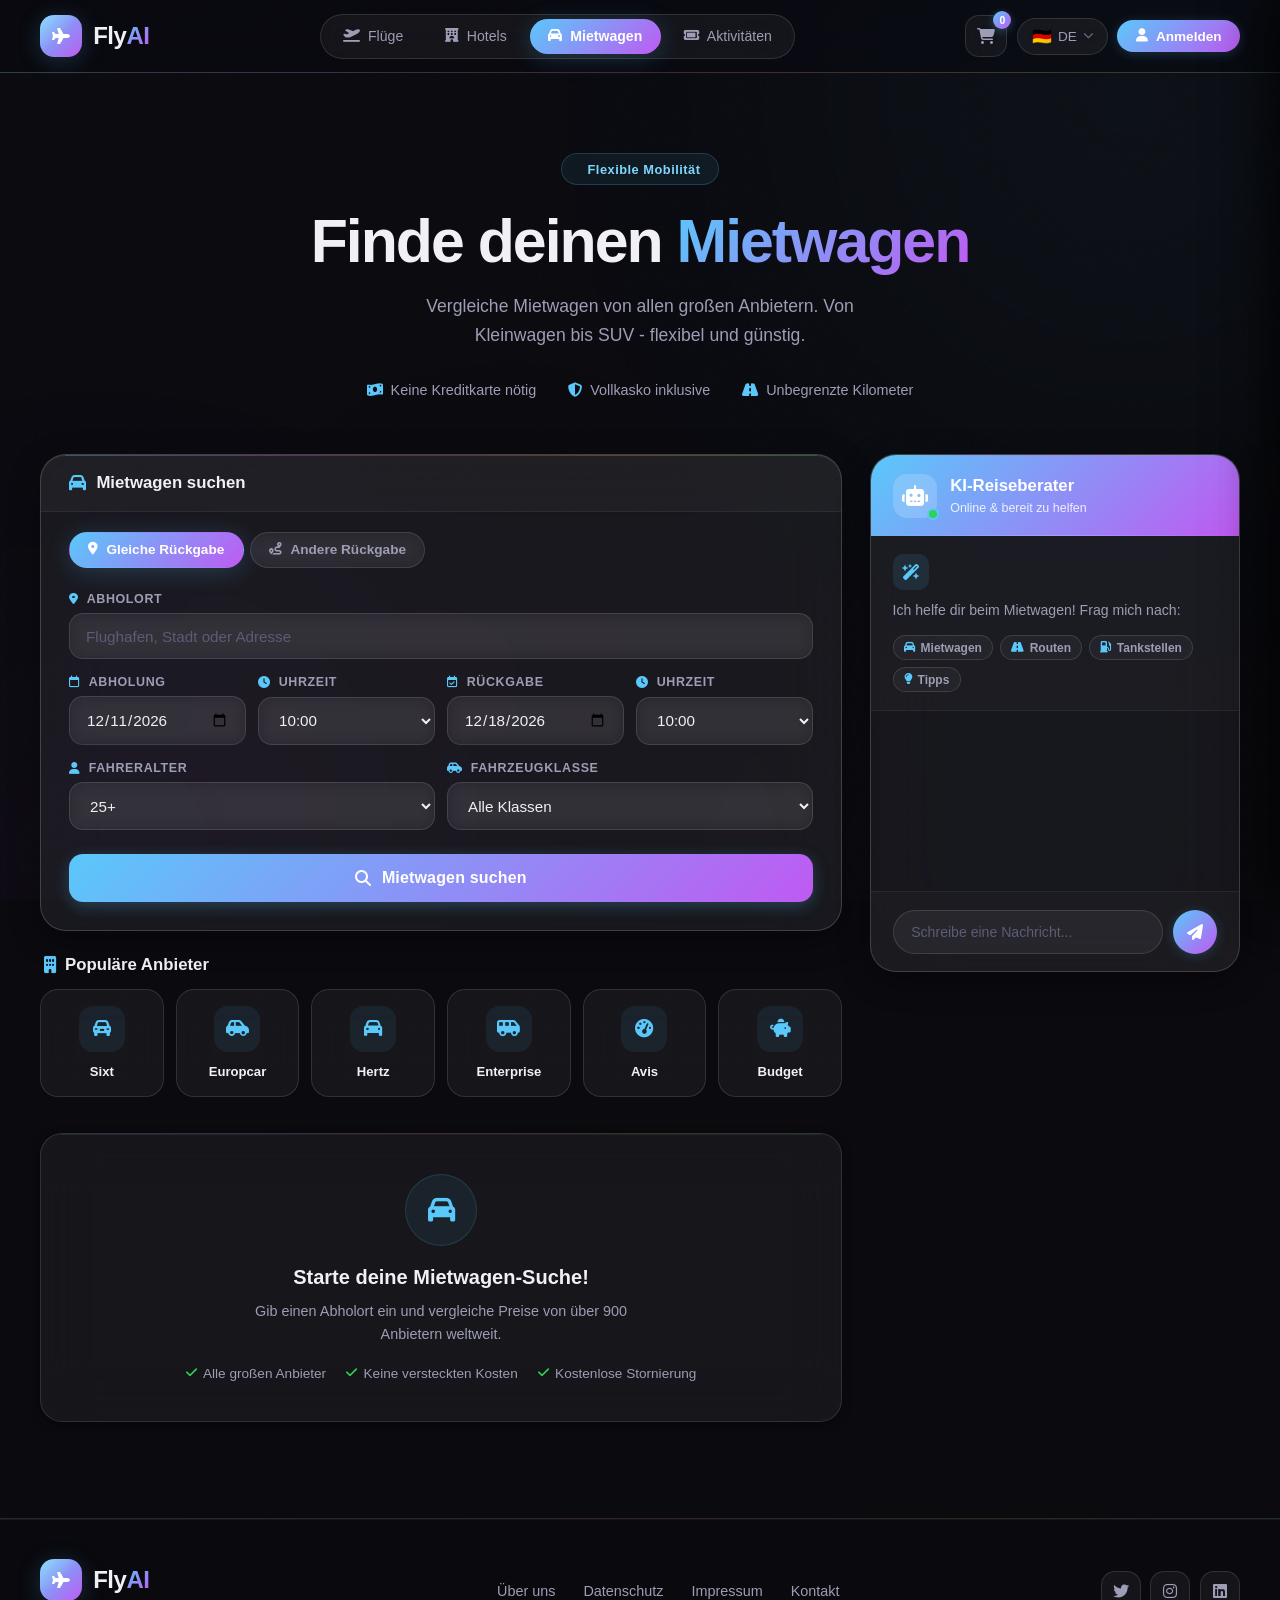
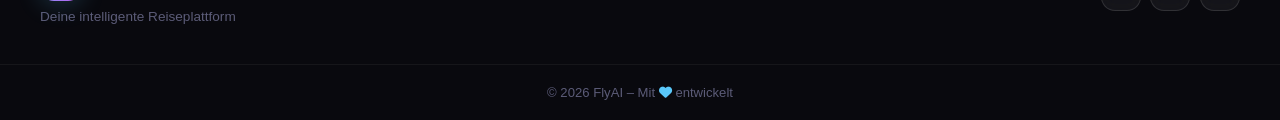
<file: Frontend/mietwagen.html>
<!DOCTYPE html>
<html lang="de">
<head>
    <meta charset="UTF-8">
    <meta name="viewport" content="width=device-width, initial-scale=1.0">
    <meta name="description" content="FlyAI - Vergleiche Mietwagen von allen grossen Anbietern. Flexibel, guenstig und ohne versteckte Kosten.">
    <meta name="theme-color" content="#0a0a0f">
    <title>FlyAI - Mietwagen finden</title>
    <link rel="icon" type="image/svg+xml" href="data:image/svg+xml,<svg xmlns='http://www.w3.org/2000/svg' viewBox='0 0 100 100'><text y='.9em' font-size='90'>&#x2708;&#xFE0F;</text></svg>">
    <link rel="stylesheet" href="style.css?v=9">
    <link href="https://api.fontshare.com/v2/css?f[]=clash-display@400,500,600,700&f[]=satoshi@400,500,600,700&display=swap" rel="stylesheet">
    <link rel="stylesheet" href="https://cdnjs.cloudflare.com/ajax/libs/font-awesome/6.5.1/css/all.min.css">
</head>
<body>
    <!-- Animated Background -->
    <div class="bg-decoration">
        <div class="bg-circle bg-circle-1"></div>
        <div class="bg-circle bg-circle-2"></div>
        <div class="bg-circle bg-circle-3"></div>
    </div>

    <!-- Header -->
    <header class="header">
        <div class="header-content">
            <div class="logo">
                <div class="logo-icon">
                    <i class="fa-solid fa-plane"></i>
                </div>
                <span class="logo-text">Fly<span class="logo-highlight">AI</span></span>
            </div>
            <nav class="nav">
                <a href="index.html" class="nav-link">
                    <i class="fa-solid fa-plane-departure"></i>
                    <span>Flüge</span>
                </a>
                <a href="hotels.html" class="nav-link">
                    <i class="fa-solid fa-hotel"></i>
                    <span>Hotels</span>
                </a>
                <a href="mietwagen.html" class="nav-link active">
                    <i class="fa-solid fa-car"></i>
                    <span>Mietwagen</span>
                </a>
                <a href="aktivitaeten.html" class="nav-link">
                    <i class="fa-solid fa-ticket"></i>
                    <span>Aktivitäten</span>
                </a>
            </nav>
            <div class="header-actions">
                <button class="btn-cart" onclick="toggleCart()" aria-label="Warenkorb öffnen">
                    <i class="fa-solid fa-shopping-cart"></i>
                    <span class="cart-badge" id="cart-badge">0</span>
                </button>
                <button class="btn-lang" aria-label="Sprache wechseln">
                    <span class="flag">&#x1F1E9;&#x1F1EA;</span>
                    <span>DE</span>
                    <i class="fa-solid fa-chevron-down"></i>
                </button>
                <button class="btn-login" aria-label="Anmelden">
                    <i class="fa-solid fa-user"></i>
                    <span>Anmelden</span>
                </button>
            </div>
            <button class="mobile-menu-btn" onclick="toggleMobileMenu()" aria-label="Menü öffnen">
                <i class="fa-solid fa-bars"></i>
            </button>
        </div>
    </header>

    <!-- Mobile Navigation -->
    <div class="mobile-nav-overlay" onclick="toggleMobileMenu()"></div>
    <nav class="mobile-nav">
        <div class="mobile-nav-header">
            <div class="logo">
                <div class="logo-icon"><i class="fa-solid fa-plane"></i></div>
                <span class="logo-text">Fly<span class="logo-highlight">AI</span></span>
            </div>
            <button class="mobile-nav-close" onclick="toggleMobileMenu()" aria-label="Menü schließen">
                <i class="fa-solid fa-times"></i>
            </button>
        </div>
        <div class="mobile-nav-links">
            <a href="index.html" class="mobile-nav-link"><i class="fa-solid fa-plane-departure"></i><span>Flüge</span></a>
            <a href="hotels.html" class="mobile-nav-link"><i class="fa-solid fa-hotel"></i><span>Hotels</span></a>
            <a href="mietwagen.html" class="mobile-nav-link active"><i class="fa-solid fa-car"></i><span>Mietwagen</span></a>
            <a href="aktivitaeten.html" class="mobile-nav-link"><i class="fa-solid fa-ticket"></i><span>Aktivitäten</span></a>
        </div>
        <div class="mobile-nav-footer">
            <button class="btn-login" aria-label="Anmelden"><i class="fa-solid fa-user"></i><span>Anmelden</span></button>
        </div>
    </nav>

    <!-- Hero Section -->
    <section class="hero">
        <div class="hero-content">
            <div class="hero-badge">
                <i class="fa-solid fa-sparkles"></i>
                <span>Flexible Mobilität</span>
            </div>
            <h1>Finde deinen <span class="gradient-text">Mietwagen</span></h1>
            <p class="hero-sub">Vergleiche Mietwagen von allen großen Anbietern. Von Kleinwagen bis SUV - flexibel und günstig.</p>
            <div class="hero-features">
                <div class="hero-feature">
                    <i class="fa-solid fa-money-bill-wave"></i>
                    <span>Keine Kreditkarte nötig</span>
                </div>
                <div class="hero-feature">
                    <i class="fa-solid fa-shield-halved"></i>
                    <span>Vollkasko inklusive</span>
                </div>
                <div class="hero-feature">
                    <i class="fa-solid fa-road"></i>
                    <span>Unbegrenzte Kilometer</span>
                </div>
            </div>
        </div>
    </section>

    <!-- Main Content -->
    <main class="main-container">
        <div class="search-section">
            <div class="search-box">
                <div class="search-box-header">
                    <h2><i class="fa-solid fa-car"></i> Mietwagen suchen</h2>
                </div>

                <div class="trip-toggle">
                    <button class="trip-option active" id="same-return">
                        <i class="fa-solid fa-location-dot"></i>
                        <span>Gleiche Rückgabe</span>
                    </button>
                    <button class="trip-option" id="diff-return">
                        <i class="fa-solid fa-route"></i>
                        <span>Andere Rückgabe</span>
                    </button>
                </div>

                <div class="search-fields">
                    <div class="field-row">
                        <div class="field-group" style="flex: 2;">
                            <label>
                                <i class="fa-solid fa-location-dot"></i>
                                Abholort
                            </label>
                            <input type="text" id="pickup-location" placeholder="Flughafen, Stadt oder Adresse" autocomplete="off">
                        </div>
                        <div class="field-group" id="return-location-group" style="flex: 2; display: none;">
                            <label>
                                <i class="fa-solid fa-flag-checkered"></i>
                                Rückgabeort
                            </label>
                            <input type="text" id="return-location" placeholder="Anderer Rückgabeort" autocomplete="off">
                        </div>
                    </div>

                    <div class="field-row">
                        <div class="field-group">
                            <label>
                                <i class="fa-regular fa-calendar"></i>
                                Abholung
                            </label>
                            <input type="date" id="pickup-date">
                        </div>

                        <div class="field-group">
                            <label>
                                <i class="fa-solid fa-clock"></i>
                                Uhrzeit
                            </label>
                            <select id="pickup-time">
                                <option value="08:00">08:00</option>
                                <option value="09:00">09:00</option>
                                <option value="10:00" selected>10:00</option>
                                <option value="11:00">11:00</option>
                                <option value="12:00">12:00</option>
                                <option value="13:00">13:00</option>
                                <option value="14:00">14:00</option>
                                <option value="15:00">15:00</option>
                                <option value="16:00">16:00</option>
                                <option value="17:00">17:00</option>
                                <option value="18:00">18:00</option>
                                <option value="19:00">19:00</option>
                                <option value="20:00">20:00</option>
                            </select>
                        </div>

                        <div class="field-group">
                            <label>
                                <i class="fa-regular fa-calendar-check"></i>
                                Rückgabe
                            </label>
                            <input type="date" id="return-date">
                        </div>

                        <div class="field-group">
                            <label>
                                <i class="fa-solid fa-clock"></i>
                                Uhrzeit
                            </label>
                            <select id="return-time">
                                <option value="08:00">08:00</option>
                                <option value="09:00">09:00</option>
                                <option value="10:00" selected>10:00</option>
                                <option value="11:00">11:00</option>
                                <option value="12:00">12:00</option>
                                <option value="13:00">13:00</option>
                                <option value="14:00">14:00</option>
                                <option value="15:00">15:00</option>
                                <option value="16:00">16:00</option>
                                <option value="17:00">17:00</option>
                                <option value="18:00">18:00</option>
                                <option value="19:00">19:00</option>
                                <option value="20:00">20:00</option>
                            </select>
                        </div>
                    </div>

                    <div class="field-row">
                        <div class="field-group">
                            <label>
                                <i class="fa-solid fa-user"></i>
                                Fahreralter
                            </label>
                            <select id="driver-age">
                                <option value="25+">25+</option>
                                <option value="21-24">21-24</option>
                                <option value="18-20">18-20</option>
                            </select>
                        </div>

                        <div class="field-group">
                            <label>
                                <i class="fa-solid fa-car-side"></i>
                                Fahrzeugklasse
                            </label>
                            <select id="car-class">
                                <option value="all">Alle Klassen</option>
                                <option value="small">Kleinwagen</option>
                                <option value="compact">Kompakt</option>
                                <option value="medium">Mittelklasse</option>
                                <option value="suv">SUV</option>
                                <option value="premium">Premium</option>
                                <option value="cabrio">Cabrio</option>
                            </select>
                        </div>
                    </div>
                </div>

                <button class="search-btn" onclick="searchCars()">
                    <i class="fa-solid fa-search"></i>
                    <span>Mietwagen suchen</span>
                    <div class="btn-shine"></div>
                </button>
            </div>

            <!-- Populäre Anbieter Badges -->
            <div class="car-suppliers" id="supplier-badges">
                <h3><i class="fa-solid fa-building"></i> Populäre Anbieter</h3>
                <div class="supplier-grid">
                    <div class="supplier-badge" onclick="filterBySupplier('Sixt')">
                        <div class="supplier-logo"><i class="fa-solid fa-car-rear"></i></div>
                        <span>Sixt</span>
                    </div>
                    <div class="supplier-badge" onclick="filterBySupplier('Europcar')">
                        <div class="supplier-logo"><i class="fa-solid fa-car-side"></i></div>
                        <span>Europcar</span>
                    </div>
                    <div class="supplier-badge" onclick="filterBySupplier('Hertz')">
                        <div class="supplier-logo"><i class="fa-solid fa-car"></i></div>
                        <span>Hertz</span>
                    </div>
                    <div class="supplier-badge" onclick="filterBySupplier('Enterprise')">
                        <div class="supplier-logo"><i class="fa-solid fa-van-shuttle"></i></div>
                        <span>Enterprise</span>
                    </div>
                    <div class="supplier-badge" onclick="filterBySupplier('Avis')">
                        <div class="supplier-logo"><i class="fa-solid fa-gauge-high"></i></div>
                        <span>Avis</span>
                    </div>
                    <div class="supplier-badge" onclick="filterBySupplier('Budget')">
                        <div class="supplier-logo"><i class="fa-solid fa-piggy-bank"></i></div>
                        <span>Budget</span>
                    </div>
                </div>
            </div>

            <!-- Filter & Sort -->
            <div id="car-filters" class="filter-buttons" style="display: none;">
                <span class="filter-label"><i class="fa-solid fa-sliders"></i> Sortieren:</span>
                <button class="filter-btn active" onclick="sortCars('recommended'); setActiveCarFilter(this)"><i class="fa-solid fa-star"></i> Empfohlen</button>
                <button class="filter-btn" onclick="sortCars('price'); setActiveCarFilter(this)"><i class="fa-solid fa-tag"></i> Günstigste</button>
                <button class="filter-btn" onclick="sortCars('rating'); setActiveCarFilter(this)"><i class="fa-solid fa-trophy"></i> Beste Bewertung</button>
                <button class="filter-btn" onclick="sortCars('class'); setActiveCarFilter(this)"><i class="fa-solid fa-car-side"></i> Fahrzeugklasse</button>
            </div>

            <!-- Loading Indicator -->
            <div id="car-loading" class="loading-indicator" style="display: none;">
                <div class="loading-content"><i class="fa-solid fa-car fa-bounce"></i><p>Suche Mietwagen...</p></div>
            </div>

            <!-- Results Container -->
            <div id="car-results" class="results-container"></div>

            <!-- Initial Card -->
            <div class="coming-soon-card" id="initial-card">
                <div class="coming-soon-icon">
                    <i class="fa-solid fa-car"></i>
                </div>
                <h3>Starte deine Mietwagen-Suche!</h3>
                <p>Gib einen Abholort ein und vergleiche Preise von über 900 Anbietern weltweit.</p>
                <div class="coming-soon-features">
                    <div class="feature-item">
                        <i class="fa-solid fa-check"></i>
                        <span>Alle großen Anbieter</span>
                    </div>
                    <div class="feature-item">
                        <i class="fa-solid fa-check"></i>
                        <span>Keine versteckten Kosten</span>
                    </div>
                    <div class="feature-item">
                        <i class="fa-solid fa-check"></i>
                        <span>Kostenlose Stornierung</span>
                    </div>
                </div>
            </div>
        </div>

        <!-- Right: AI Chat Sidebar -->
        <aside class="chat-sidebar">
            <div class="chat-header">
                <div class="chat-header-icon">
                    <i class="fa-solid fa-robot"></i>
                    <span class="online-dot"></span>
                </div>
                <div class="chat-header-info">
                    <h3>KI-Reiseberater</h3>
                    <span class="chat-status">Online & bereit zu helfen</span>
                </div>
            </div>
            <div class="chat-intro">
                <div class="intro-icon">
                    <i class="fa-solid fa-wand-magic-sparkles"></i>
                </div>
                <p>Ich helfe dir beim Mietwagen! Frag mich nach:</p>
                <div class="intro-tags">
                    <span class="intro-tag"><i class="fa-solid fa-car"></i> Mietwagen</span>
                    <span class="intro-tag"><i class="fa-solid fa-road"></i> Routen</span>
                    <span class="intro-tag"><i class="fa-solid fa-gas-pump"></i> Tankstellen</span>
                    <span class="intro-tag"><i class="fa-solid fa-lightbulb"></i> Tipps</span>
                </div>
            </div>
            <div id="chat-messages" class="chat-messages"></div>
            <div class="chat-input-container">
                <input type="text" id="chat-input" placeholder="Schreibe eine Nachricht..." onkeypress="handleChatEnter(event)">
                <button onclick="sendChat()" class="chat-send-btn" aria-label="Nachricht senden">
                    <i class="fa-solid fa-paper-plane"></i>
                </button>
            </div>
        </aside>
    </main>

    <!-- Footer -->
    <footer class="footer">
        <div class="footer-content">
            <div class="footer-brand">
                <div class="logo">
                    <div class="logo-icon">
                        <i class="fa-solid fa-plane"></i>
                    </div>
                    <span class="logo-text">Fly<span class="logo-highlight">AI</span></span>
                </div>
                <p>Deine intelligente Reiseplattform</p>
            </div>
            <div class="footer-links">
                <a href="#">Über uns</a>
                <a href="#">Datenschutz</a>
                <a href="#">Impressum</a>
                <a href="#">Kontakt</a>
            </div>
            <div class="footer-social">
                <a href="#" class="social-link" aria-label="Twitter"><i class="fa-brands fa-twitter"></i></a>
                <a href="#" class="social-link" aria-label="Instagram"><i class="fa-brands fa-instagram"></i></a>
                <a href="#" class="social-link" aria-label="LinkedIn"><i class="fa-brands fa-linkedin"></i></a>
            </div>
        </div>
        <div class="footer-bottom">
            <p>&copy; 2026 FlyAI &ndash; Mit <i class="fa-solid fa-heart"></i> entwickelt</p>
        </div>
    </footer>

    <script src="flyai-shared.js?v=1"></script>
    <script>
        // ==================== DUMMY DATA ====================
        const carDatabase = [
            {
                id: 1,
                name: 'Volkswagen Polo',
                class: 'small',
                classLabel: 'Kleinwagen',
                supplier: 'Sixt',
                pricePerDay: 29,
                rating: 8.2,
                ratingLabel: 'Sehr gut',
                reviews: 1847,
                transmission: 'Manuell',
                fuel: 'Benzin',
                seats: 5,
                doors: 4,
                bags: 2,
                ac: true,
                mileage: 'Unbegrenzt',
                insurance: 'Vollkasko',
                icon: 'fa-solid fa-car',
                features: ['Klimaanlage', 'Bluetooth', 'USB'],
                deposit: 0,
                cancellation: 'Kostenlos bis 48h vorher'
            },
            {
                id: 2,
                name: 'BMW 3er',
                class: 'premium',
                classLabel: 'Premium',
                supplier: 'Sixt',
                pricePerDay: 69,
                rating: 9.1,
                ratingLabel: 'Hervorragend',
                reviews: 923,
                transmission: 'Automatik',
                fuel: 'Diesel',
                seats: 5,
                doors: 4,
                bags: 3,
                ac: true,
                mileage: 'Unbegrenzt',
                insurance: 'Vollkasko',
                icon: 'fa-solid fa-car-side',
                features: ['Navi', 'Ledersitze', 'Sitzheizung', 'Tempomat'],
                deposit: 0,
                cancellation: 'Kostenlos bis 24h vorher'
            },
            {
                id: 3,
                name: 'Toyota Yaris',
                class: 'compact',
                classLabel: 'Kompakt',
                supplier: 'Europcar',
                pricePerDay: 25,
                rating: 7.8,
                ratingLabel: 'Gut',
                reviews: 2341,
                transmission: 'Manuell',
                fuel: 'Hybrid',
                seats: 5,
                doors: 4,
                bags: 2,
                ac: true,
                mileage: 'Unbegrenzt',
                insurance: 'Vollkasko',
                icon: 'fa-solid fa-car',
                features: ['Klimaanlage', 'Bluetooth', 'Rückfahrkamera'],
                deposit: 0,
                cancellation: 'Kostenlos bis 48h vorher'
            },
            {
                id: 4,
                name: 'Ford Kuga',
                class: 'suv',
                classLabel: 'SUV',
                supplier: 'Hertz',
                pricePerDay: 55,
                rating: 8.5,
                ratingLabel: 'Sehr gut',
                reviews: 1105,
                transmission: 'Automatik',
                fuel: 'Diesel',
                seats: 5,
                doors: 4,
                bags: 4,
                ac: true,
                mileage: 'Unbegrenzt',
                insurance: 'Vollkasko',
                icon: 'fa-solid fa-truck-monster',
                features: ['Navi', 'Tempomat', 'Einparkhilfe', 'Bluetooth'],
                deposit: 0,
                cancellation: 'Kostenlos bis 24h vorher'
            },
            {
                id: 5,
                name: 'Opel Corsa',
                class: 'small',
                classLabel: 'Kleinwagen',
                supplier: 'Enterprise',
                pricePerDay: 22,
                rating: 7.5,
                ratingLabel: 'Gut',
                reviews: 3210,
                transmission: 'Manuell',
                fuel: 'Benzin',
                seats: 5,
                doors: 4,
                bags: 1,
                ac: true,
                mileage: 'Unbegrenzt',
                insurance: 'Teilkasko',
                icon: 'fa-solid fa-car',
                features: ['Klimaanlage', 'Radio'],
                deposit: 0,
                cancellation: 'Kostenlos bis 48h vorher'
            },
            {
                id: 6,
                name: 'Mercedes C-Klasse',
                class: 'premium',
                classLabel: 'Premium',
                supplier: 'Hertz',
                pricePerDay: 79,
                rating: 9.3,
                ratingLabel: 'Hervorragend',
                reviews: 645,
                transmission: 'Automatik',
                fuel: 'Diesel',
                seats: 5,
                doors: 4,
                bags: 3,
                ac: true,
                mileage: 'Unbegrenzt',
                insurance: 'Vollkasko',
                icon: 'fa-solid fa-car-side',
                features: ['Navi', 'Ledersitze', 'Sitzheizung', 'Apple CarPlay', 'Tempomat'],
                deposit: 0,
                cancellation: 'Kostenlos bis 24h vorher'
            },
            {
                id: 7,
                name: 'Volkswagen T-Roc',
                class: 'suv',
                classLabel: 'SUV',
                supplier: 'Europcar',
                pricePerDay: 48,
                rating: 8.4,
                ratingLabel: 'Sehr gut',
                reviews: 1560,
                transmission: 'Automatik',
                fuel: 'Benzin',
                seats: 5,
                doors: 4,
                bags: 3,
                ac: true,
                mileage: 'Unbegrenzt',
                insurance: 'Vollkasko',
                icon: 'fa-solid fa-truck-monster',
                features: ['Navi', 'Klimaanlage', 'Bluetooth', 'Einparkhilfe'],
                deposit: 0,
                cancellation: 'Kostenlos bis 48h vorher'
            },
            {
                id: 8,
                name: 'Audi A4 Cabrio',
                class: 'cabrio',
                classLabel: 'Cabrio',
                supplier: 'Avis',
                pricePerDay: 89,
                rating: 9.0,
                ratingLabel: 'Hervorragend',
                reviews: 412,
                transmission: 'Automatik',
                fuel: 'Benzin',
                seats: 4,
                doors: 2,
                bags: 2,
                ac: true,
                mileage: 'Unbegrenzt',
                insurance: 'Vollkasko',
                icon: 'fa-solid fa-car-rear',
                features: ['Navi', 'Ledersitze', 'Sitzheizung', 'Bang & Olufsen Sound'],
                deposit: 0,
                cancellation: 'Kostenlos bis 24h vorher'
            },
            {
                id: 9,
                name: 'Skoda Octavia',
                class: 'medium',
                classLabel: 'Mittelklasse',
                supplier: 'Budget',
                pricePerDay: 35,
                rating: 8.0,
                ratingLabel: 'Sehr gut',
                reviews: 2087,
                transmission: 'Manuell',
                fuel: 'Diesel',
                seats: 5,
                doors: 4,
                bags: 3,
                ac: true,
                mileage: 'Unbegrenzt',
                insurance: 'Vollkasko',
                icon: 'fa-solid fa-car-side',
                features: ['Klimaanlage', 'Bluetooth', 'Tempomat', 'USB'],
                deposit: 0,
                cancellation: 'Kostenlos bis 48h vorher'
            },
            {
                id: 10,
                name: 'Fiat 500',
                class: 'small',
                classLabel: 'Kleinwagen',
                supplier: 'Avis',
                pricePerDay: 19,
                rating: 7.9,
                ratingLabel: 'Gut',
                reviews: 4120,
                transmission: 'Manuell',
                fuel: 'Benzin',
                seats: 4,
                doors: 2,
                bags: 1,
                ac: true,
                mileage: 'Unbegrenzt',
                insurance: 'Teilkasko',
                icon: 'fa-solid fa-car',
                features: ['Klimaanlage', 'Bluetooth'],
                deposit: 0,
                cancellation: 'Kostenlos bis 48h vorher'
            }
        ];

        let currentCars = [];
        let diffReturnMode = false;

        // ==================== INITIALIZATION ====================
        document.addEventListener('DOMContentLoaded', () => {
            const today = new Date();
            const nextWeek = new Date(today.getTime() + 7 * 24 * 60 * 60 * 1000);
            const returnDate = new Date(today.getTime() + 14 * 24 * 60 * 60 * 1000);

            document.getElementById('pickup-date').value = formatDateLocal(nextWeek);
            document.getElementById('return-date').value = formatDateLocal(returnDate);

            // Trip toggle: gleiche vs. andere Rueckgabe
            document.getElementById('same-return').addEventListener('click', () => {
                diffReturnMode = false;
                document.getElementById('same-return').classList.add('active');
                document.getElementById('diff-return').classList.remove('active');
                document.getElementById('return-location-group').style.display = 'none';
            });

            document.getElementById('diff-return').addEventListener('click', () => {
                diffReturnMode = true;
                document.getElementById('diff-return').classList.add('active');
                document.getElementById('same-return').classList.remove('active');
                document.getElementById('return-location-group').style.display = '';
            });
        });

        function formatDateLocal(date) {
            return date.toISOString().split('T')[0];
        }

        // ==================== SEARCH ====================
        function searchCars() {
            const location = document.getElementById('pickup-location').value.trim();
            const carClass = document.getElementById('car-class').value;
            const pickupDate = document.getElementById('pickup-date').value;
            const returnDate = document.getElementById('return-date').value;

            if (!location) {
                showToast('Bitte gib einen Abholort ein!', 'warning');
                document.getElementById('pickup-location').focus();
                return;
            }

            if (!pickupDate || !returnDate) {
                showToast('Bitte wähle Abhol- und Rückgabedatum!', 'warning');
                return;
            }

            // Calculate rental days
            const days = Math.ceil((new Date(returnDate) - new Date(pickupDate)) / (1000 * 60 * 60 * 24));
            if (days <= 0) {
                showToast('Das Rückgabedatum muss nach dem Abholdatum liegen!', 'warning');
                return;
            }

            // Show loading
            document.getElementById('initial-card').style.display = 'none';
            document.getElementById('car-loading').style.display = 'flex';
            document.getElementById('car-results').innerHTML = '';
            document.getElementById('car-filters').style.display = 'none';
            document.getElementById('supplier-badges').style.display = 'none';

            // Simulate API call
            setTimeout(() => {
                let results = [...carDatabase];

                // Filter by car class if specified
                if (carClass !== 'all') {
                    results = results.filter(car => car.class === carClass);
                }

                // Randomize prices slightly based on location and dates
                const locationHash = location.split('').reduce((a, b) => a + b.charCodeAt(0), 0);
                results = results.map(car => ({
                    ...car,
                    pricePerDay: Math.round(car.pricePerDay * (0.85 + (locationHash % 30) / 100)),
                    totalPrice: Math.round(car.pricePerDay * (0.85 + (locationHash % 30) / 100) * days)
                }));

                currentCars = results;
                document.getElementById('car-loading').style.display = 'none';
                document.getElementById('car-filters').style.display = 'flex';

                if (results.length === 0) {
                    document.getElementById('car-results').innerHTML = `
                        <div class="coming-soon-card">
                            <div class="coming-soon-icon"><i class="fa-solid fa-car"></i></div>
                            <h3>Keine Fahrzeuge gefunden</h3>
                            <p>Versuche es mit einer anderen Fahrzeugklasse oder einem anderen Zeitraum.</p>
                        </div>`;
                    return;
                }

                renderCarResults(results, days, location);
                showToast(results.length + ' Mietwagen gefunden!', 'success');
            }, 1500);
        }

        // ==================== RENDER RESULTS ====================
        function renderCarResults(cars, days, location) {
            const container = document.getElementById('car-results');
            container.innerHTML = `
                <div class="results-summary">
                    <span><i class="fa-solid fa-car"></i> <strong>${cars.length} Fahrzeuge</strong> in ${escapeHTMLLocal(location)}</span>
                    <span class="results-duration"><i class="fa-solid fa-calendar-days"></i> ${days} Tage Mietdauer</span>
                </div>
            ` + cars.map(car => renderCarCard(car, days)).join('');
        }

        function renderCarCard(car, days) {
            const totalPrice = car.totalPrice || car.pricePerDay * days;
            const featuresHTML = car.features.map(f =>
                `<span class="amenity"><i class="fa-solid fa-check"></i> ${escapeHTMLLocal(f)}</span>`
            ).join('');

            const supplierColors = {
                'Sixt': '#ff6600',
                'Europcar': '#00a651',
                'Hertz': '#ffd700',
                'Enterprise': '#006341',
                'Avis': '#d10000',
                'Budget': '#ff6f00'
            };
            const supplierColor = supplierColors[car.supplier] || 'var(--accent)';

            return `
                <div class="hotel-card car-card" style="cursor:pointer" onclick="showCarDetail(${car.id})">
                    <div class="hotel-image car-image-placeholder">
                        <div class="car-icon-display">
                            <i class="${car.icon}"></i>
                        </div>
                        <div class="hotel-badge" style="background: ${supplierColor}; color: #fff;">
                            ${escapeHTMLLocal(car.supplier)}
                        </div>
                        <div class="car-class-badge">${escapeHTMLLocal(car.classLabel)}</div>
                    </div>
                    <div class="hotel-info">
                        <div class="hotel-header">
                            <h3 class="hotel-name">${escapeHTMLLocal(car.name)}</h3>
                            <div class="hotel-stars car-transmission">
                                <i class="fa-solid fa-gear"></i> ${escapeHTMLLocal(car.transmission)}
                            </div>
                        </div>
                        <div class="hotel-location">
                            <i class="fa-solid fa-gas-pump"></i>
                            <span>${escapeHTMLLocal(car.fuel)}</span>
                            <span style="margin: 0 0.3rem; opacity: 0.3;">|</span>
                            <i class="fa-solid fa-user-group"></i>
                            <span>${car.seats} Sitze</span>
                            <span style="margin: 0 0.3rem; opacity: 0.3;">|</span>
                            <i class="fa-solid fa-suitcase"></i>
                            <span>${car.bags} Koffer</span>
                        </div>
                        <div class="hotel-rating">
                            <span class="rating-score">${car.rating}</span>
                            <span class="rating-text">${escapeHTMLLocal(car.ratingLabel)}</span>
                            <span class="rating-count">(${car.reviews.toLocaleString('de-DE')} Bewertungen)</span>
                        </div>
                        <div class="hotel-amenities car-features">
                            ${featuresHTML}
                        </div>
                        <div class="car-extras">
                            <span class="car-extra-tag"><i class="fa-solid fa-road"></i> ${escapeHTMLLocal(car.mileage)}</span>
                            <span class="car-extra-tag"><i class="fa-solid fa-shield-halved"></i> ${escapeHTMLLocal(car.insurance)}</span>
                            <span class="car-extra-tag cancel-free"><i class="fa-solid fa-rotate-left"></i> Kostenlose Stornierung</span>
                        </div>
                    </div>
                    <div class="hotel-price">
                        <div class="price-info">
                            <div class="price-per-night">&euro;${car.pricePerDay}</div>
                            <div class="price-label">pro Tag</div>
                        </div>
                        <div class="price-total">
                            Gesamt: <strong>&euro;${totalPrice}</strong>
                            <span class="nights-info">${days} Tage</span>
                        </div>
                        <button class="btn-book-car" onclick="event.stopPropagation(); bookCar(${car.id})">
                            <i class="fa-solid fa-check"></i> Auswählen
                        </button>
                    </div>
                </div>
            `;
        }

        // ==================== DETAIL MODAL ====================
        function showCarDetail(carId) {
            const car = currentCars.find(c => c.id === carId);
            if (!car) return;

            const days = getDays();
            const totalPrice = car.totalPrice || car.pricePerDay * days;

            // Create modal
            let modal = document.getElementById('car-detail-modal');
            if (!modal) {
                modal = document.createElement('div');
                modal.id = 'car-detail-modal';
                modal.className = 'car-modal-overlay';
                document.body.appendChild(modal);
            }

            modal.innerHTML = `
                <div class="car-modal-content">
                    <button class="car-modal-close" onclick="closeCarModal()"><i class="fa-solid fa-times"></i></button>
                    <div class="car-modal-header">
                        <div class="car-modal-icon"><i class="${car.icon}"></i></div>
                        <div>
                            <h2>${escapeHTMLLocal(car.name)}</h2>
                            <span class="car-modal-class">${escapeHTMLLocal(car.classLabel)} &middot; ${escapeHTMLLocal(car.supplier)}</span>
                        </div>
                        <div class="car-modal-rating">
                            <span class="rating-score">${car.rating}</span>
                            <span>${escapeHTMLLocal(car.ratingLabel)}</span>
                        </div>
                    </div>

                    <div class="car-modal-specs">
                        <div class="spec-item"><i class="fa-solid fa-gear"></i><span>${escapeHTMLLocal(car.transmission)}</span></div>
                        <div class="spec-item"><i class="fa-solid fa-gas-pump"></i><span>${escapeHTMLLocal(car.fuel)}</span></div>
                        <div class="spec-item"><i class="fa-solid fa-user-group"></i><span>${car.seats} Sitze</span></div>
                        <div class="spec-item"><i class="fa-solid fa-door-open"></i><span>${car.doors} Türen</span></div>
                        <div class="spec-item"><i class="fa-solid fa-suitcase"></i><span>${car.bags} Koffer</span></div>
                        <div class="spec-item"><i class="fa-solid fa-snowflake"></i><span>Klimaanlage</span></div>
                    </div>

                    <div class="car-modal-section">
                        <h3><i class="fa-solid fa-list-check"></i> Ausstattung</h3>
                        <div class="car-modal-features">
                            ${car.features.map(f => `<span class="amenity"><i class="fa-solid fa-check"></i> ${escapeHTMLLocal(f)}</span>`).join('')}
                        </div>
                    </div>

                    <div class="car-modal-section">
                        <h3><i class="fa-solid fa-shield-halved"></i> Mietkonditionen</h3>
                        <div class="car-conditions">
                            <div class="condition-row"><i class="fa-solid fa-road"></i><span>Kilometer: ${escapeHTMLLocal(car.mileage)}</span></div>
                            <div class="condition-row"><i class="fa-solid fa-shield-halved"></i><span>Versicherung: ${escapeHTMLLocal(car.insurance)}</span></div>
                            <div class="condition-row"><i class="fa-solid fa-rotate-left"></i><span>${escapeHTMLLocal(car.cancellation)}</span></div>
                            <div class="condition-row"><i class="fa-solid fa-coins"></i><span>Kaution: ${car.deposit === 0 ? 'Keine' : '&euro;' + car.deposit}</span></div>
                        </div>
                    </div>

                    <div class="car-modal-price-bar">
                        <div>
                            <span class="car-modal-total">&euro;${totalPrice}</span>
                            <span class="car-modal-per-day">&euro;${car.pricePerDay}/Tag &middot; ${days} Tage</span>
                        </div>
                        <button class="search-btn" style="margin:0; padding: 0.8rem 2rem;" onclick="bookCar(${car.id}); closeCarModal();">
                            <i class="fa-solid fa-check"></i>
                            <span>Jetzt buchen</span>
                            <div class="btn-shine"></div>
                        </button>
                    </div>
                </div>
            `;

            modal.style.display = 'flex';
            document.body.style.overflow = 'hidden';
        }

        function closeCarModal() {
            const modal = document.getElementById('car-detail-modal');
            if (modal) {
                modal.style.display = 'none';
                document.body.style.overflow = '';
            }
        }

        // ==================== SORTING & FILTERING ====================
        function sortCars(criteria) {
            const days = getDays();
            let sorted = [...currentCars];

            switch (criteria) {
                case 'price':
                    sorted.sort((a, b) => a.pricePerDay - b.pricePerDay);
                    break;
                case 'rating':
                    sorted.sort((a, b) => b.rating - a.rating);
                    break;
                case 'class':
                    const classOrder = { small: 1, compact: 2, medium: 3, suv: 4, cabrio: 5, premium: 6 };
                    sorted.sort((a, b) => (classOrder[a.class] || 99) - (classOrder[b.class] || 99));
                    break;
                default:
                    // Recommended: mix of rating and price
                    sorted.sort((a, b) => (b.rating / b.pricePerDay) - (a.rating / a.pricePerDay));
            }

            currentCars = sorted;
            const location = document.getElementById('pickup-location').value.trim();
            renderCarResults(sorted, days, location);
        }

        function filterBySupplier(supplier) {
            // Pre-fill location if empty and trigger search
            const locationInput = document.getElementById('pickup-location');
            if (!locationInput.value.trim()) {
                locationInput.value = 'Berlin Flughafen BER';
            }
            searchCars();

            // After search completes, filter
            setTimeout(() => {
                const filtered = currentCars.filter(c => c.supplier === supplier);
                if (filtered.length > 0) {
                    const days = getDays();
                    const location = locationInput.value.trim();
                    renderCarResults(filtered, days, location);
                    showToast(filtered.length + ' Fahrzeuge von ' + supplier + ' gefunden', 'success');
                }
            }, 1600);
        }

        function setActiveCarFilter(btn) {
            document.querySelectorAll('.filter-btn').forEach(b => b.classList.remove('active'));
            btn.classList.add('active');
        }

        // ==================== BOOKING (via Backend Cart API) ====================
        function bookCar(carId) {
            const car = currentCars.find(c => c.id === carId);
            if (!car) return;
            const days = getDays();
            const totalPrice = car.totalPrice || car.pricePerDay * days;
            const pickupDate = document.getElementById('pickup-date').value;
            const returnDate = document.getElementById('return-date').value;
            const pickupLocation = document.getElementById('pickup-location').value.trim();

            // Backend only supports: flight, hotel, activity
            // We use 'activity' type for car rentals
            addToCart('activity', {
                name: 'Mietwagen: ' + car.name,
                description: car.supplier + ' | ' + car.classLabel + ' | ' + days + ' Tage',
                supplier: car.supplier,
                carClass: car.classLabel,
                transmission: car.transmission,
                fuel: car.fuel,
                days: days,
                pickupDate: pickupDate,
                returnDate: returnDate,
                pickupLocation: pickupLocation,
                pricePerDay: car.pricePerDay
            }, totalPrice, 'EUR');
        }

        // ==================== HELPERS ====================
        function getDays() {
            const pickupDate = document.getElementById('pickup-date').value;
            const returnDate = document.getElementById('return-date').value;
            if (!pickupDate || !returnDate) return 7;
            return Math.max(1, Math.ceil((new Date(returnDate) - new Date(pickupDate)) / (1000 * 60 * 60 * 24)));
        }

        function escapeHTMLLocal(str) {
            if (!str) return '';
            const div = document.createElement('div');
            div.textContent = str;
            return div.innerHTML;
        }
    </script>

    <style>
        /* ========== CAR RENTAL SPECIFIC STYLES ========== */
        .car-suppliers {
            margin-top: 1.5rem;
        }

        .car-suppliers h3 {
            color: var(--text-white);
            font-family: 'Clash Display', 'Outfit', sans-serif;
            font-size: 1.05rem;
            margin-bottom: 0.85rem;
            padding-left: 0.25rem;
            display: flex;
            align-items: center;
            gap: 0.5rem;
        }

        .car-suppliers h3 i {
            color: var(--accent);
        }

        .supplier-grid {
            display: grid;
            grid-template-columns: repeat(auto-fill, minmax(110px, 1fr));
            gap: 0.75rem;
        }

        .supplier-badge {
            background: rgba(255, 255, 255, 0.05);
            border-radius: var(--r-lg);
            padding: 1rem 0.75rem;
            text-align: center;
            cursor: pointer;
            transition: all 0.3s var(--ease);
            border: 1px solid var(--glass-border);
            backdrop-filter: blur(20px);
            -webkit-backdrop-filter: blur(20px);
            position: relative;
            overflow: hidden;
        }

        .supplier-badge::before {
            content: '';
            position: absolute;
            top: 0; left: 10px; right: 10px;
            height: 1px;
            background: var(--gradient-prismatic);
            opacity: 0;
            transition: opacity 0.3s var(--ease);
        }

        .supplier-badge:hover {
            transform: translateY(-3px);
            border-color: rgba(90, 200, 250, 0.25);
            box-shadow: 0 8px 24px rgba(90, 200, 250, 0.1);
        }

        .supplier-badge:hover::before {
            opacity: 0.4;
        }

        .supplier-logo {
            width: 46px; height: 46px;
            background: rgba(90, 200, 250, 0.08);
            border-radius: var(--r-md);
            display: flex;
            align-items: center;
            justify-content: center;
            margin: 0 auto 0.65rem;
        }

        .supplier-logo i { font-size: 1.15rem; color: var(--accent); }

        .supplier-badge span {
            font-weight: 600;
            color: var(--text-white);
            font-size: 0.82rem;
        }

        /* Car image placeholder */
        .car-image-placeholder {
            background: linear-gradient(135deg, rgba(90,200,250,0.08) 0%, rgba(191,90,242,0.08) 100%);
            display: flex;
            align-items: center;
            justify-content: center;
            position: relative;
        }

        .car-icon-display {
            font-size: 3rem;
            color: var(--accent);
            opacity: 0.6;
        }

        .car-class-badge {
            position: absolute;
            bottom: 10px; right: 10px;
            background: rgba(0, 0, 0, 0.6);
            color: var(--text-white);
            padding: 3px 10px;
            border-radius: var(--r-full);
            font-size: 0.7rem;
            font-weight: 600;
            backdrop-filter: blur(10px);
            -webkit-backdrop-filter: blur(10px);
        }

        .car-extras {
            display: flex;
            flex-wrap: wrap;
            gap: 0.4rem;
            margin-top: 0.4rem;
        }

        .car-extra-tag {
            display: flex;
            align-items: center;
            gap: 4px;
            font-size: 0.72rem;
            color: var(--text-dim);
            background: rgba(255, 255, 255, 0.04);
            padding: 3px 8px;
            border-radius: var(--r-full);
            border: 1px solid var(--glass-border);
        }

        .car-extra-tag i { font-size: 0.65rem; color: var(--accent); }

        .car-extra-tag.cancel-free i { color: var(--success); }
        .car-extra-tag.cancel-free { color: var(--success); border-color: rgba(48, 209, 88, 0.2); }

        .btn-book-car {
            display: flex;
            align-items: center;
            gap: 0.4rem;
            padding: 0.55rem 1rem;
            background: var(--gradient-accent);
            color: #fff;
            border: none;
            border-radius: var(--r-full);
            cursor: pointer;
            font-weight: 700;
            font-size: 0.82rem;
            transition: all 0.3s var(--ease);
            font-family: inherit;
            white-space: nowrap;
        }

        .btn-book-car:hover {
            transform: translateY(-2px);
            box-shadow: var(--shadow-accent);
        }

        .results-summary {
            display: flex;
            justify-content: space-between;
            align-items: center;
            padding: 0.75rem 1rem;
            background: rgba(255, 255, 255, 0.04);
            border-radius: var(--r-md);
            border: 1px solid var(--glass-border);
            margin-bottom: 0.5rem;
            color: var(--text-dim);
            font-size: 0.88rem;
            flex-wrap: wrap;
            gap: 0.5rem;
        }

        .results-summary i { color: var(--accent); margin-right: 0.3rem; }
        .results-summary strong { color: var(--text-white); }
        .results-duration { color: var(--text-muted); font-size: 0.82rem; }

        /* Car Modal */
        .car-modal-overlay {
            display: none;
            position: fixed;
            top: 0; left: 0;
            width: 100%; height: 100%;
            background: rgba(0, 0, 0, 0.7);
            backdrop-filter: blur(8px);
            -webkit-backdrop-filter: blur(8px);
            z-index: 1000;
            align-items: center;
            justify-content: center;
            padding: 1rem;
        }

        .car-modal-content {
            background: var(--surface);
            border: 1px solid var(--glass-border);
            border-radius: var(--r-xl);
            max-width: 640px;
            width: 100%;
            max-height: 85vh;
            overflow-y: auto;
            padding: 2rem;
            position: relative;
            box-shadow: var(--shadow-lg);
        }

        .car-modal-close {
            position: absolute;
            top: 1rem; right: 1rem;
            background: rgba(255, 255, 255, 0.08);
            border: 1px solid var(--glass-border);
            color: var(--text-dim);
            width: 36px; height: 36px;
            border-radius: 50%;
            cursor: pointer;
            display: flex;
            align-items: center;
            justify-content: center;
            transition: all 0.3s var(--ease);
        }

        .car-modal-close:hover { background: rgba(255, 55, 95, 0.15); color: var(--danger); }

        .car-modal-header {
            display: flex;
            align-items: center;
            gap: 1rem;
            margin-bottom: 1.5rem;
            padding-right: 2rem;
        }

        .car-modal-icon {
            width: 56px; height: 56px;
            background: rgba(90, 200, 250, 0.1);
            border-radius: var(--r-md);
            display: flex;
            align-items: center;
            justify-content: center;
            flex-shrink: 0;
        }

        .car-modal-icon i { font-size: 1.5rem; color: var(--accent); }

        .car-modal-header h2 {
            font-family: 'Clash Display', 'Outfit', sans-serif;
            font-size: 1.3rem;
            color: var(--text-white);
            margin: 0;
        }

        .car-modal-class {
            color: var(--text-dim);
            font-size: 0.85rem;
        }

        .car-modal-rating {
            margin-left: auto;
            display: flex;
            align-items: center;
            gap: 0.5rem;
            flex-shrink: 0;
        }

        .car-modal-rating span:last-child {
            color: var(--text-dim);
            font-size: 0.82rem;
        }

        .car-modal-specs {
            display: grid;
            grid-template-columns: repeat(3, 1fr);
            gap: 0.75rem;
            margin-bottom: 1.5rem;
        }

        .spec-item {
            display: flex;
            align-items: center;
            gap: 0.5rem;
            padding: 0.75rem;
            background: rgba(255, 255, 255, 0.04);
            border-radius: var(--r-md);
            border: 1px solid var(--glass-border);
        }

        .spec-item i { color: var(--accent); font-size: 0.9rem; }
        .spec-item span { color: var(--text-white); font-size: 0.85rem; font-weight: 500; }

        .car-modal-section {
            margin-bottom: 1.5rem;
        }

        .car-modal-section h3 {
            font-family: 'Clash Display', 'Outfit', sans-serif;
            font-size: 1rem;
            color: var(--text-white);
            margin-bottom: 0.75rem;
            display: flex;
            align-items: center;
            gap: 0.5rem;
        }

        .car-modal-section h3 i { color: var(--accent); font-size: 0.9rem; }

        .car-modal-features {
            display: flex;
            flex-wrap: wrap;
            gap: 0.5rem;
        }

        .car-conditions {
            display: flex;
            flex-direction: column;
            gap: 0.5rem;
        }

        .condition-row {
            display: flex;
            align-items: center;
            gap: 0.6rem;
            padding: 0.6rem 0.75rem;
            background: rgba(255, 255, 255, 0.03);
            border-radius: var(--r-sm);
            font-size: 0.85rem;
            color: var(--text-white);
        }

        .condition-row i { color: var(--success); font-size: 0.8rem; width: 18px; text-align: center; }

        .car-modal-price-bar {
            display: flex;
            justify-content: space-between;
            align-items: center;
            padding-top: 1.25rem;
            border-top: 1px solid var(--glass-border);
            margin-top: 0.5rem;
        }

        .car-modal-total {
            font-family: 'Clash Display', 'Outfit', sans-serif;
            font-size: 1.6rem;
            font-weight: 700;
            color: var(--accent);
        }

        .car-modal-per-day {
            display: block;
            font-size: 0.8rem;
            color: var(--text-dim);
        }

        /* Responsive */
        @media (max-width: 768px) {
            .supplier-grid { grid-template-columns: repeat(3, 1fr); }
            .car-modal-specs { grid-template-columns: repeat(2, 1fr); }
            .car-modal-header { flex-wrap: wrap; }
            .car-modal-rating { margin-left: 0; }
            .car-modal-price-bar { flex-direction: column; gap: 1rem; text-align: center; }
            .results-summary { flex-direction: column; text-align: center; }
        }

        @media (max-width: 480px) {
            .supplier-grid { grid-template-columns: repeat(2, 1fr); }
            .car-modal-specs { grid-template-columns: 1fr 1fr; }
        }
    </style>
</body>
</html>
</file>
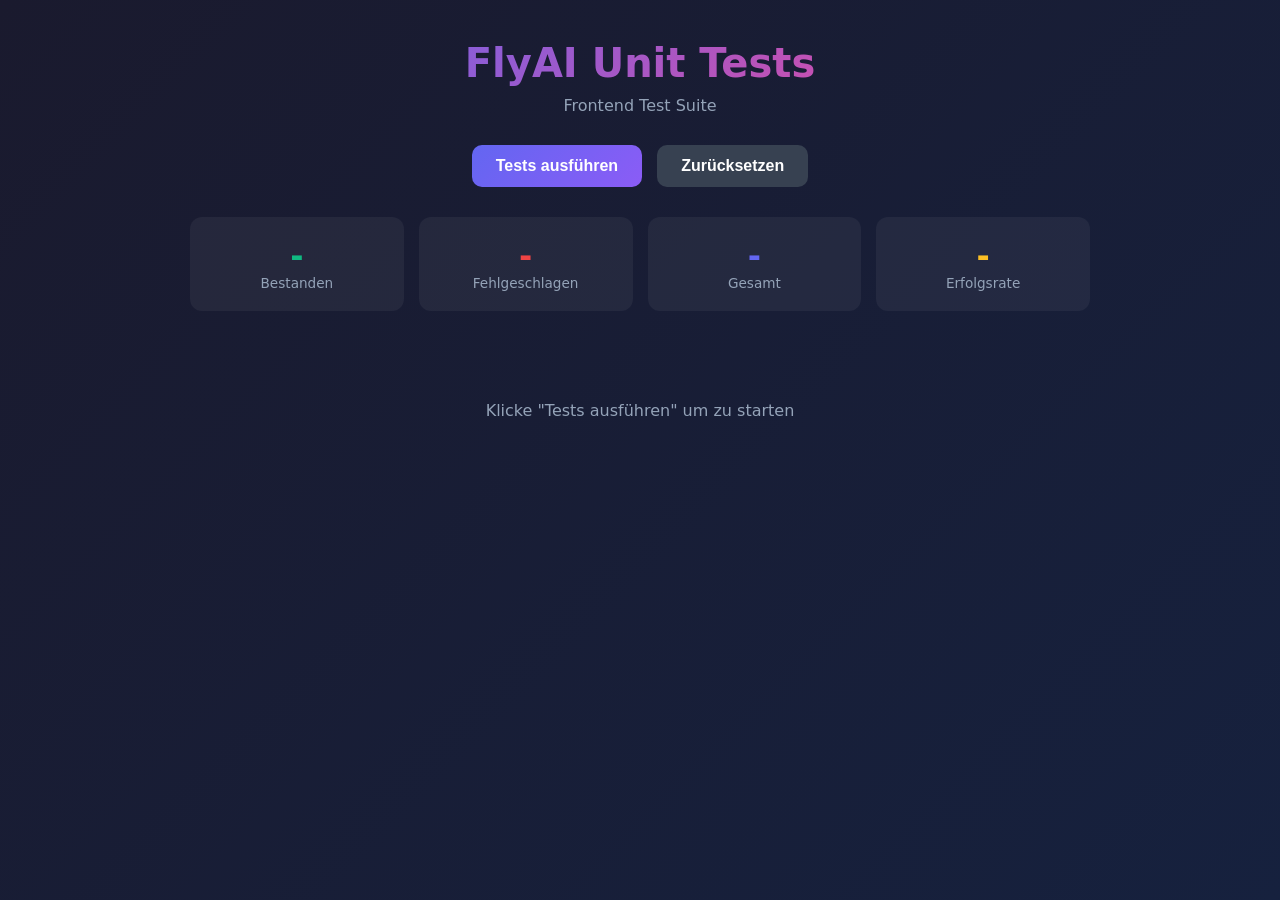
<file: Frontend/tests/test_runner.html>
<!DOCTYPE html>
<html lang="de">
<head>
    <meta charset="UTF-8">
    <meta name="viewport" content="width=device-width, initial-scale=1.0">
    <title>FlyAI - Unit Tests</title>
    <style>
        * { margin: 0; padding: 0; box-sizing: border-box; }
        body {
            font-family: 'Segoe UI', system-ui, sans-serif;
            background: linear-gradient(135deg, #1a1a2e 0%, #16213e 100%);
            min-height: 100vh;
            padding: 40px 20px;
            color: #e2e8f0;
        }
        .container {
            max-width: 900px;
            margin: 0 auto;
        }
        h1 {
            text-align: center;
            font-size: 2.5rem;
            margin-bottom: 10px;
            background: linear-gradient(135deg, #6366f1, #ec4899);
            -webkit-background-clip: text;
            -webkit-text-fill-color: transparent;
        }
        .subtitle {
            text-align: center;
            color: #94a3b8;
            margin-bottom: 30px;
        }
        .controls {
            display: flex;
            justify-content: center;
            gap: 15px;
            margin-bottom: 30px;
        }
        .btn {
            padding: 12px 24px;
            border: none;
            border-radius: 10px;
            font-size: 1rem;
            font-weight: 600;
            cursor: pointer;
            transition: all 0.3s ease;
        }
        .btn-primary {
            background: linear-gradient(135deg, #6366f1, #8b5cf6);
            color: white;
        }
        .btn-primary:hover {
            transform: translateY(-2px);
            box-shadow: 0 8px 25px rgba(99, 102, 241, 0.4);
        }
        .btn-secondary {
            background: #374151;
            color: white;
        }
        .btn-secondary:hover {
            background: #4b5563;
        }
        .summary {
            display: grid;
            grid-template-columns: repeat(4, 1fr);
            gap: 15px;
            margin-bottom: 30px;
        }
        .stat {
            background: rgba(255,255,255,0.05);
            border-radius: 12px;
            padding: 20px;
            text-align: center;
        }
        .stat-value {
            font-size: 2rem;
            font-weight: 700;
        }
        .stat-label {
            color: #94a3b8;
            font-size: 0.85rem;
        }
        .stat.passed .stat-value { color: #10b981; }
        .stat.failed .stat-value { color: #ef4444; }
        .stat.total .stat-value { color: #6366f1; }
        .stat.rate .stat-value { color: #fbbf24; }
        .test-section {
            background: rgba(255,255,255,0.05);
            border-radius: 16px;
            padding: 20px;
            margin-bottom: 20px;
        }
        .section-title {
            font-size: 1.2rem;
            font-weight: 600;
            margin-bottom: 15px;
            display: flex;
            align-items: center;
            gap: 10px;
        }
        .test-result {
            display: flex;
            align-items: center;
            gap: 12px;
            padding: 12px;
            border-radius: 8px;
            margin-bottom: 8px;
            background: rgba(0,0,0,0.2);
        }
        .test-result.pass {
            border-left: 3px solid #10b981;
        }
        .test-result.fail {
            border-left: 3px solid #ef4444;
            background: rgba(239, 68, 68, 0.1);
        }
        .test-icon {
            font-size: 1.2rem;
        }
        .test-name {
            flex: 1;
        }
        .test-error {
            color: #ef4444;
            font-size: 0.85rem;
            margin-top: 8px;
            padding: 10px;
            background: rgba(239, 68, 68, 0.1);
            border-radius: 6px;
        }
        .loading {
            text-align: center;
            padding: 60px;
            color: #94a3b8;
        }
        .spinner {
            width: 40px;
            height: 40px;
            border: 3px solid #374151;
            border-top-color: #6366f1;
            border-radius: 50%;
            animation: spin 1s linear infinite;
            margin: 0 auto 20px;
        }
        @keyframes spin {
            to { transform: rotate(360deg); }
        }
        .all-passed {
            text-align: center;
            padding: 40px;
            background: rgba(16, 185, 129, 0.1);
            border-radius: 16px;
            margin-top: 20px;
        }
        .all-passed h2 {
            color: #10b981;
            font-size: 2rem;
            margin-bottom: 10px;
        }
    </style>
</head>
<body>
    <div class="container">
        <h1>FlyAI Unit Tests</h1>
        <p class="subtitle">Frontend Test Suite</p>

        <div class="controls">
            <button class="btn btn-primary" onclick="runTests()">
                Tests ausführen
            </button>
            <button class="btn btn-secondary" onclick="clearResults()">
                Zurücksetzen
            </button>
        </div>

        <div class="summary">
            <div class="stat passed">
                <div class="stat-value" id="passed-count">-</div>
                <div class="stat-label">Bestanden</div>
            </div>
            <div class="stat failed">
                <div class="stat-value" id="failed-count">-</div>
                <div class="stat-label">Fehlgeschlagen</div>
            </div>
            <div class="stat total">
                <div class="stat-value" id="total-count">-</div>
                <div class="stat-label">Gesamt</div>
            </div>
            <div class="stat rate">
                <div class="stat-value" id="pass-rate">-</div>
                <div class="stat-label">Erfolgsrate</div>
            </div>
        </div>

        <div id="results">
            <div class="loading" id="initial-message">
                <p>Klicke "Tests ausführen" um zu starten</p>
            </div>
        </div>
    </div>

    <script>
        let testResults = [];
        let passed = 0;
        let failed = 0;

        function test(name, fn, category) {
            try {
                fn();
                passed++;
                testResults.push({ name, status: 'pass', error: null, category });
            } catch (error) {
                failed++;
                testResults.push({ name, status: 'fail', error: error.message, category });
            }
        }

        function assertEqual(actual, expected, message = '') {
            if (actual !== expected) {
                throw new Error(`${message} Expected ${expected}, got ${actual}`);
            }
        }

        function assertTrue(value, message = '') {
            if (!value) throw new Error(`${message} Expected true, got ${value}`);
        }

        function assertFalse(value, message = '') {
            if (value) throw new Error(`${message} Expected false, got ${value}`);
        }

        function assertDefined(value, message = '') {
            if (value === undefined || value === null) {
                throw new Error(`${message} Expected defined, got ${value}`);
            }
        }

        function assertContains(str, sub, message = '') {
            if (!str.includes(sub)) throw new Error(`${message} Missing "${sub}"`);
        }

        function assertArrayLength(arr, len, message = '') {
            if (arr.length !== len) throw new Error(`${message} Expected length ${len}, got ${arr.length}`);
        }

        function runTests() {
            testResults = [];
            passed = 0;
            failed = 0;

            document.getElementById('results').innerHTML = `
                <div class="loading">
                    <div class="spinner"></div>
                    <p>Tests werden ausgeführt...</p>
                </div>
            `;

            setTimeout(() => {
                // ========== SESSION TESTS ==========
                test('Session ID Generierung', () => {
                    const id = 'sess_' + Math.random().toString(36).substr(2, 9);
                    assertTrue(id.startsWith('sess_'));
                    assertTrue(id.length > 10);
                }, 'Session');

                test('LocalStorage speichern/laden', () => {
                    localStorage.setItem('test_item', JSON.stringify({ test: true }));
                    const loaded = JSON.parse(localStorage.getItem('test_item'));
                    assertEqual(loaded.test, true);
                    localStorage.removeItem('test_item');
                }, 'Session');

                // ========== FLIGHT TESTS ==========
                test('Duration parsen (PT2H30M)', () => {
                    const duration = 'PT2H30M';
                    const match = duration.match(/PT(?:(\d+)H)?(?:(\d+)M)?/);
                    const minutes = (parseInt(match[1] || 0) * 60) + parseInt(match[2] || 0);
                    assertEqual(minutes, 150);
                }, 'Flights');

                test('Preis parsen', () => {
                    const price = parseFloat("89.50");
                    assertEqual(price, 89.5);
                }, 'Flights');

                test('Flug sortieren nach Preis', () => {
                    const flights = [{ p: 150 }, { p: 50 }, { p: 100 }];
                    const sorted = [...flights].sort((a, b) => a.p - b.p);
                    assertEqual(sorted[0].p, 50);
                }, 'Flights');

                // ========== FILTER TESTS ==========
                test('Filter Direktflüge', () => {
                    const flights = [
                        { segments: 1 }, { segments: 2 }, { segments: 3 }
                    ];
                    const direct = flights.filter(f => f.segments === 1);
                    assertArrayLength(direct, 1);
                }, 'Filter');

                test('Filter nach Max-Preis', () => {
                    const flights = [{ price: 50 }, { price: 150 }];
                    const filtered = flights.filter(f => f.price <= 100);
                    assertArrayLength(filtered, 1);
                }, 'Filter');

                // ========== LOGIN TESTS ==========
                test('Email Validierung (gültig)', () => {
                    const isValid = email => email.includes('@') && email.includes('.');
                    assertTrue(isValid('test@example.com'));
                }, 'Login');

                test('Email Validierung (ungültig)', () => {
                    const isValid = email => email && email.includes('@') && email.includes('.');
                    assertFalse(isValid('invalid'));
                }, 'Login');

                test('Passwort Länge (min 8)', () => {
                    const isValid = pw => pw && pw.length >= 8;
                    assertTrue(isValid('12345678'));
                    assertFalse(isValid('short'));
                }, 'Login');

                test('User speichern', () => {
                    const user = { email: 'test@test.com', name: 'Test' };
                    localStorage.setItem('test_user', JSON.stringify(user));
                    const loaded = JSON.parse(localStorage.getItem('test_user'));
                    assertEqual(loaded.email, 'test@test.com');
                    localStorage.removeItem('test_user');
                }, 'Login');

                // ========== PREISALARM TESTS ==========
                test('Alarm erstellen', () => {
                    const alarm = { id: Date.now(), from: 'BER', to: 'CDG', target: 100 };
                    assertDefined(alarm.id);
                    assertEqual(alarm.from, 'BER');
                }, 'Preisalarm');

                test('Alarm speichern/laden', () => {
                    const alarms = [{ id: 1, active: true }];
                    localStorage.setItem('test_alarms', JSON.stringify(alarms));
                    const loaded = JSON.parse(localStorage.getItem('test_alarms'));
                    assertArrayLength(loaded, 1);
                    localStorage.removeItem('test_alarms');
                }, 'Preisalarm');

                test('Aktive Alarme filtern', () => {
                    const alarms = [{ active: true }, { active: false }, { active: true }];
                    const active = alarms.filter(a => a.active);
                    assertArrayLength(active, 2);
                }, 'Preisalarm');

                // ========== LANGUAGE TESTS ==========
                test('Sprache speichern', () => {
                    localStorage.setItem('lang', 'en');
                    assertEqual(localStorage.getItem('lang'), 'en');
                    localStorage.removeItem('lang');
                }, 'Sprache');

                test('Übersetzung abrufen', () => {
                    const t = { de: { hello: 'Hallo' }, en: { hello: 'Hello' } };
                    assertEqual(t.de.hello, 'Hallo');
                    assertEqual(t.en.hello, 'Hello');
                }, 'Sprache');

                // ========== CART TESTS ==========
                test('Artikel hinzufügen', () => {
                    let cart = [];
                    cart.push({ id: 1, price: 100 });
                    assertArrayLength(cart, 1);
                }, 'Warenkorb');

                test('Gesamtpreis berechnen', () => {
                    const cart = [{ price: 100 }, { price: 50 }];
                    const total = cart.reduce((s, i) => s + i.price, 0);
                    assertEqual(total, 150);
                }, 'Warenkorb');

                test('Artikel entfernen', () => {
                    let cart = [{ id: 1 }, { id: 2 }];
                    cart = cart.filter(i => i.id !== 1);
                    assertArrayLength(cart, 1);
                }, 'Warenkorb');

                // ========== RATE LIMITER TESTS ==========
                test('Rate Limiter erlaubt', () => {
                    const limiter = { count: 5, max: 10 };
                    assertTrue(limiter.count < limiter.max);
                }, 'Rate Limiter');

                test('Rate Limiter blockiert', () => {
                    const limiter = { count: 10, max: 10 };
                    assertFalse(limiter.count < limiter.max);
                }, 'Rate Limiter');

                // ========== API RESPONSE TESTS ==========
                test('Response Type: flight_search', () => {
                    const res = { type: 'flight_search', from: 'BER', to: 'CDG' };
                    assertEqual(res.type, 'flight_search');
                    assertDefined(res.from);
                }, 'API');

                test('Response Type: travel_info', () => {
                    const res = { type: 'travel_info', country: 'Thailand' };
                    assertEqual(res.type, 'travel_info');
                }, 'API');

                // ========== UTILITY TESTS ==========
                test('Datum formatieren', () => {
                    const date = new Date('2026-02-13');
                    const formatted = date.toISOString().split('T')[0];
                    assertEqual(formatted, '2026-02-13');
                }, 'Utilities');

                test('IATA Code extrahieren', () => {
                    const extract = s => {
                        const m = s.match(/\(([A-Z]{3})\)/);
                        return m ? m[1] : s.length === 3 ? s : '';
                    };
                    assertEqual(extract('Berlin (BER)'), 'BER');
                    assertEqual(extract('CDG'), 'CDG');
                }, 'Utilities');

                displayResults();
            }, 500);
        }

        function displayResults() {
            document.getElementById('passed-count').textContent = passed;
            document.getElementById('failed-count').textContent = failed;
            document.getElementById('total-count').textContent = passed + failed;
            document.getElementById('pass-rate').textContent =
                ((passed / (passed + failed)) * 100).toFixed(0) + '%';

            // Gruppiere nach Kategorie
            const categories = {};
            testResults.forEach(r => {
                if (!categories[r.category]) categories[r.category] = [];
                categories[r.category].push(r);
            });

            let html = '';

            const icons = {
                'Session': '📦', 'Flights': '✈️', 'Filter': '🔍',
                'Login': '🔐', 'Preisalarm': '🔔', 'Sprache': '🌍',
                'Warenkorb': '🛒', 'Rate Limiter': '⏱️', 'API': '🌐',
                'Utilities': '🔧'
            };

            for (const [cat, tests] of Object.entries(categories)) {
                const catPassed = tests.filter(t => t.status === 'pass').length;
                const catTotal = tests.length;

                html += `
                    <div class="test-section">
                        <div class="section-title">
                            ${icons[cat] || '📋'} ${cat}
                            <span style="color: ${catPassed === catTotal ? '#10b981' : '#ef4444'}">
                                (${catPassed}/${catTotal})
                            </span>
                        </div>
                        ${tests.map(t => `
                            <div class="test-result ${t.status}">
                                <span class="test-icon">${t.status === 'pass' ? '✅' : '❌'}</span>
                                <span class="test-name">${t.name}</span>
                            </div>
                            ${t.error ? `<div class="test-error">${t.error}</div>` : ''}
                        `).join('')}
                    </div>
                `;
            }

            if (failed === 0) {
                html += `
                    <div class="all-passed">
                        <h2>🎉 Alle Tests bestanden!</h2>
                        <p>Super! Alle ${passed} Tests sind erfolgreich durchgelaufen.</p>
                    </div>
                `;
            }

            document.getElementById('results').innerHTML = html;
        }

        function clearResults() {
            testResults = [];
            passed = 0;
            failed = 0;
            document.getElementById('passed-count').textContent = '-';
            document.getElementById('failed-count').textContent = '-';
            document.getElementById('total-count').textContent = '-';
            document.getElementById('pass-rate').textContent = '-';
            document.getElementById('results').innerHTML = `
                <div class="loading" id="initial-message">
                    <p>Klicke "Tests ausführen" um zu starten</p>
                </div>
            `;
        }
    </script>
</body>
</html>
</file>
<file: Frontend/style.css>
/* ================================================================
   FLYAI — "Apple Liquid Glass" Design System
   Translucent glass surfaces with prismatic refraction edges,
   ambient color orbs, and cool blue-purple accent palette.
   Inspired by iOS 26 / macOS Tahoe liquid-glass aesthetic.
   Typography: Clash Display + Satoshi (Fontshare)
   v=9 — Liquid Glass
   ================================================================ */

/* ========== CSS RESET & VARIABLES ========== */
:root {
    /* Core palette — Apple-inspired cool spectrum */
    --accent: #5ac8fa;
    --accent-light: #7dd8fc;
    --accent-dim: #3aaad6;
    --accent-purple: #bf5af2;
    --accent-purple-light: #d68af7;
    --accent-purple-dim: #9a3dd0;
    --accent-pink: #ff375f;
    --accent-warm: #ff9f0a;
    --accent-green: #30d158;

    /* Backgrounds */
    --void: #0a0a0f;
    --deep: #0d0d14;
    --surface: #12121c;
    --surface-light: #1a1a28;

    /* Functional */
    --success: #30d158;
    --warning: #ff9f0a;
    --danger: #ff375f;
    --info: #5ac8fa;

    /* Gradients */
    --gradient-glass: linear-gradient(135deg, rgba(255,255,255,0.08) 0%, rgba(255,255,255,0.02) 100%);
    --gradient-card: linear-gradient(145deg, rgba(255,255,255,0.07) 0%, rgba(255,255,255,0.02) 100%);
    --gradient-accent: linear-gradient(135deg, #5ac8fa 0%, #bf5af2 100%);
    --gradient-accent-warm: linear-gradient(135deg, #5ac8fa 0%, #bf5af2 50%, #ff375f 100%);
    --gradient-hero: linear-gradient(160deg, #0a0a0f 0%, #12121c 40%, #0d0d14 100%);
    --gradient-cta: linear-gradient(135deg, #5ac8fa 0%, #bf5af2 100%);
    --gradient-prismatic: linear-gradient(135deg,
        rgba(90,200,250,0.5) 0%,
        rgba(191,90,242,0.5) 25%,
        rgba(255,55,95,0.4) 50%,
        rgba(255,159,10,0.4) 75%,
        rgba(48,209,88,0.5) 100%
    );

    /* Glass */
    --glass-bg: rgba(255, 255, 255, 0.06);
    --glass-bg-heavy: rgba(255, 255, 255, 0.08);
    --glass-border: rgba(255, 255, 255, 0.12);
    --glass-border-strong: rgba(255, 255, 255, 0.18);
    --glass-hover: rgba(255, 255, 255, 0.10);

    /* Card surfaces */
    --card-bg: rgba(18, 18, 28, 0.65);
    --card-solid: #12121c;
    --card-light: rgba(18, 18, 28, 0.85);

    /* Text */
    --text-white: #f0f0f5;
    --text-dim: #9d9db5;
    --text-muted: #5c5c78;
    --text-dark: #f0f0f5;
    --text-dark-secondary: #9d9db5;

    /* Shadows */
    --shadow-sm: 0 2px 10px rgba(0, 0, 0, 0.35);
    --shadow-md: 0 8px 32px rgba(0, 0, 0, 0.45);
    --shadow-lg: 0 24px 64px rgba(0, 0, 0, 0.55);
    --shadow-accent: 0 4px 24px rgba(90, 200, 250, 0.2);
    --shadow-purple: 0 4px 32px rgba(191, 90, 242, 0.15);
    --shadow-inset: inset 0 1px 0 rgba(255,255,255,0.08);
    --shadow-glass: 0 8px 32px rgba(0, 0, 0, 0.3), inset 0 1px 0 rgba(255,255,255,0.08);

    /* Radii */
    --r-sm: 10px;
    --r-md: 14px;
    --r-lg: 18px;
    --r-xl: 22px;
    --r-2xl: 26px;
    --r-full: 9999px;

    /* Transition */
    --ease: cubic-bezier(0.4, 0, 0.2, 1);
    --bounce: cubic-bezier(0.34, 1.56, 0.64, 1);
    --spring: cubic-bezier(0.22, 1, 0.36, 1);
}

* { margin: 0; padding: 0; box-sizing: border-box; }
html { scroll-behavior: smooth; }

body {
    font-family: 'Satoshi', 'DM Sans', -apple-system, BlinkMacSystemFont, sans-serif;
    background: var(--void);
    min-height: 100vh;
    color: var(--text-white);
    overflow-x: hidden;
    -webkit-font-smoothing: antialiased;
    -moz-osx-font-smoothing: grayscale;
}

/* ========== GRAIN TEXTURE OVERLAY ========== */
body::before {
    content: '';
    position: fixed;
    top: 0; left: 0;
    width: 100%; height: 100%;
    background-image: url("data:image/svg+xml,%3Csvg viewBox='0 0 512 512' xmlns='http://www.w3.org/2000/svg'%3E%3Cfilter id='noise'%3E%3CfeTurbulence type='fractalNoise' baseFrequency='0.75' numOctaves='4' stitchTiles='stitch'/%3E%3C/filter%3E%3Crect width='100%25' height='100%25' filter='url(%23noise)' opacity='0.018'/%3E%3C/svg%3E");
    pointer-events: none;
    z-index: 0;
}

/* ========== AMBIENT ORB BACKGROUND ========== */
.bg-decoration {
    position: fixed;
    top: 0; left: 0;
    width: 100%; height: 100%;
    pointer-events: none;
    z-index: 0;
    overflow: hidden;
}

.bg-circle {
    position: absolute;
    border-radius: 50%;
    filter: blur(160px);
    opacity: 0.25;
    animation: orbFloat 35s ease-in-out infinite;
}

.bg-circle-1 {
    width: 900px; height: 900px;
    background: radial-gradient(circle, rgba(90,200,250,0.3) 0%, transparent 70%);
    top: -350px; right: -300px;
}

.bg-circle-2 {
    width: 700px; height: 700px;
    background: radial-gradient(circle, rgba(191,90,242,0.25) 0%, transparent 70%);
    bottom: -300px; left: -250px;
    animation-delay: -12s;
}

.bg-circle-3 {
    width: 500px; height: 500px;
    background: radial-gradient(circle, rgba(255,55,95,0.15) 0%, transparent 70%);
    top: 45%; left: 20%;
    animation-delay: -22s;
}

@keyframes orbFloat {
    0%, 100% { transform: translate(0, 0) scale(1) rotate(0deg); }
    20% { transform: translate(60px, -40px) scale(1.08) rotate(2deg); }
    40% { transform: translate(-40px, 50px) scale(0.93) rotate(-2deg); }
    60% { transform: translate(30px, -30px) scale(1.05) rotate(1deg); }
    80% { transform: translate(-50px, 20px) scale(0.97) rotate(-1deg); }
}

/* ========== HEADER ========== */
.header {
    position: sticky;
    top: 0;
    z-index: 100;
    background: rgba(10, 10, 15, 0.55);
    backdrop-filter: blur(40px) saturate(1.8);
    -webkit-backdrop-filter: blur(40px) saturate(1.8);
    border-bottom: 1px solid var(--glass-border);
}

.header::after {
    content: '';
    position: absolute;
    bottom: -1px; left: 0;
    width: 100%; height: 1px;
    background: var(--gradient-prismatic);
    opacity: 0.3;
}

.header-content {
    display: flex;
    justify-content: space-between;
    align-items: center;
    padding: 0.85rem 2.5rem;
    max-width: 1440px;
    margin: 0 auto;
}

/* Logo */
.logo {
    display: flex;
    align-items: center;
    gap: 0.7rem;
}

.logo-icon {
    width: 42px; height: 42px;
    background: var(--gradient-accent);
    border-radius: var(--r-md);
    display: flex;
    align-items: center;
    justify-content: center;
    color: white;
    font-size: 1rem;
    box-shadow: var(--shadow-accent);
    position: relative;
    overflow: hidden;
}

.logo-icon::after {
    content: '';
    position: absolute;
    inset: 0;
    background: linear-gradient(135deg, rgba(255,255,255,0.35) 0%, transparent 50%);
    border-radius: inherit;
}

.logo-text {
    font-family: 'Clash Display', 'Outfit', sans-serif;
    font-size: 1.5rem;
    font-weight: 700;
    color: var(--text-white);
    letter-spacing: -0.5px;
}

.logo-highlight {
    background: var(--gradient-accent);
    -webkit-background-clip: text;
    -webkit-text-fill-color: transparent;
    background-clip: text;
}

/* Navigation */
.nav {
    display: flex;
    gap: 0.3rem;
    background: rgba(255, 255, 255, 0.05);
    padding: 4px;
    border-radius: var(--r-full);
    border: 1px solid var(--glass-border);
    backdrop-filter: blur(20px);
    -webkit-backdrop-filter: blur(20px);
}

.nav-link {
    display: flex;
    align-items: center;
    gap: 0.5rem;
    padding: 0.6rem 1.15rem;
    color: var(--text-dim);
    text-decoration: none;
    font-weight: 500;
    font-size: 0.88rem;
    border-radius: var(--r-full);
    transition: all 0.3s var(--ease);
}

.nav-link i { font-size: 0.85rem; }

.nav-link:hover {
    color: var(--text-white);
    background: var(--glass-hover);
}

.nav-link.active {
    color: #fff;
    background: var(--gradient-accent);
    font-weight: 600;
    box-shadow: var(--shadow-accent);
}

/* Header Actions */
.header-actions {
    display: flex;
    gap: 0.6rem;
    align-items: center;
}

.btn-lang {
    display: flex;
    align-items: center;
    gap: 0.4rem;
    padding: 0.5rem 0.85rem;
    background: var(--glass-bg);
    border: 1px solid var(--glass-border);
    border-radius: var(--r-full);
    color: var(--text-dim);
    cursor: pointer;
    font-weight: 500;
    font-size: 0.85rem;
    transition: all 0.3s var(--ease);
    font-family: inherit;
    backdrop-filter: blur(12px);
    -webkit-backdrop-filter: blur(12px);
}

.btn-lang .flag { font-size: 1rem; }
.btn-lang i { font-size: 0.65rem; opacity: 0.6; }
.btn-lang:hover { background: var(--glass-hover); color: var(--text-white); }

.btn-login {
    display: flex;
    align-items: center;
    gap: 0.5rem;
    padding: 0.55rem 1.15rem;
    background: var(--gradient-accent);
    border: none;
    border-radius: var(--r-full);
    color: #fff;
    cursor: pointer;
    font-weight: 600;
    font-size: 0.85rem;
    transition: all 0.3s var(--ease);
    font-family: inherit;
    box-shadow: 0 2px 12px rgba(90, 200, 250, 0.2);
}

.btn-login:hover {
    transform: translateY(-1px);
    box-shadow: 0 6px 24px rgba(90, 200, 250, 0.35);
}

.mobile-menu-btn {
    display: none;
    width: 42px; height: 42px;
    background: var(--glass-bg);
    border: 1px solid var(--glass-border);
    border-radius: var(--r-md);
    color: var(--text-white);
    cursor: pointer;
    font-size: 1.1rem;
    transition: all 0.3s var(--ease);
    backdrop-filter: blur(12px);
    -webkit-backdrop-filter: blur(12px);
}

/* ========== HERO ========== */
.hero {
    position: relative;
    z-index: 1;
    text-align: center;
    padding: 5rem 2rem 3.5rem;
}

.hero-content {
    max-width: 700px;
    margin: 0 auto;
}

.hero-badge {
    display: inline-flex;
    align-items: center;
    gap: 0.5rem;
    padding: 0.45rem 1.1rem;
    background: rgba(90, 200, 250, 0.08);
    border: 1px solid rgba(90, 200, 250, 0.2);
    border-radius: var(--r-full);
    color: var(--accent-light);
    font-size: 0.8rem;
    font-weight: 600;
    margin-bottom: 1.5rem;
    letter-spacing: 0.04em;
    backdrop-filter: blur(12px);
    -webkit-backdrop-filter: blur(12px);
}

.hero-badge i { color: var(--accent); font-size: 0.85rem; }

.hero h1 {
    font-family: 'Clash Display', 'Outfit', sans-serif;
    font-size: 3.8rem;
    font-weight: 700;
    color: var(--text-white);
    line-height: 1.06;
    margin-bottom: 1.2rem;
    letter-spacing: -2px;
}

.gradient-text {
    background: var(--gradient-accent);
    -webkit-background-clip: text;
    -webkit-text-fill-color: transparent;
    background-clip: text;
}

.hero-sub {
    font-size: 1.1rem;
    color: var(--text-dim);
    line-height: 1.65;
    margin-bottom: 2rem;
    max-width: 520px;
    margin-left: auto;
    margin-right: auto;
}

.hero-features {
    display: flex;
    justify-content: center;
    gap: 2rem;
    flex-wrap: wrap;
}

.hero-feature {
    display: flex;
    align-items: center;
    gap: 0.5rem;
    color: var(--text-dim);
    font-weight: 500;
    font-size: 0.9rem;
}

.hero-feature i { color: var(--accent); font-size: 0.9rem; }

/* ========== MAIN CONTAINER ========== */
.main-container {
    position: relative;
    z-index: 1;
    display: flex;
    gap: 1.75rem;
    padding: 0 2.5rem 4rem;
    max-width: 1440px;
    margin: 0 auto;
}

/* ========== SEARCH SECTION ========== */
.search-section {
    flex: 1;
    min-width: 0;
}

/* ========== SEARCH BOX — DARK GLASS ========== */
.search-box {
    background: rgba(255, 255, 255, 0.06);
    border-radius: var(--r-2xl);
    padding: 0;
    box-shadow: var(--shadow-glass);
    overflow: visible;
    border: 1px solid var(--glass-border-strong);
    backdrop-filter: blur(40px) saturate(1.4);
    -webkit-backdrop-filter: blur(40px) saturate(1.4);
    position: relative;
}

.search-box::before {
    content: '';
    position: absolute;
    top: 0; left: 24px; right: 24px;
    height: 1px;
    background: var(--gradient-prismatic);
    opacity: 0.5;
    border-radius: 1px;
}

.search-box-header {
    padding: 1.1rem 1.75rem;
    background: rgba(255, 255, 255, 0.03);
    border-bottom: 1px solid rgba(255, 255, 255, 0.06);
    border-radius: var(--r-2xl) var(--r-2xl) 0 0;
}

.search-box-header h2 {
    display: flex;
    align-items: center;
    gap: 0.65rem;
    font-family: 'Clash Display', 'Outfit', sans-serif;
    font-size: 1.05rem;
    font-weight: 700;
    color: var(--text-white);
}

.search-box-header i { color: var(--accent); }

/* Trip Toggle — Glass Chips */
.trip-toggle {
    display: flex;
    gap: 0.4rem;
    padding: 1.25rem 1.75rem 0;
    flex-wrap: wrap;
}

.trip-option {
    display: flex;
    align-items: center;
    gap: 0.5rem;
    padding: 0.6rem 1.15rem;
    border: 1px solid var(--glass-border);
    background: rgba(255, 255, 255, 0.04);
    border-radius: var(--r-full);
    cursor: pointer;
    font-weight: 600;
    font-size: 0.85rem;
    color: var(--text-dim);
    transition: all 0.3s var(--ease);
    font-family: inherit;
    backdrop-filter: blur(8px);
    -webkit-backdrop-filter: blur(8px);
}

.trip-option i { font-size: 0.8rem; }
.trip-option:hover { background: rgba(255, 255, 255, 0.08); color: var(--text-white); }

.trip-option.active {
    background: var(--gradient-accent);
    color: #fff;
    border-color: transparent;
    box-shadow: var(--shadow-accent);
}

/* Search Fields — Dark Glass Inputs */
.search-fields {
    padding: 1.5rem 1.75rem;
    display: flex;
    flex-direction: column;
    gap: 1rem;
}

.field-row {
    display: flex;
    gap: 0.75rem;
    align-items: flex-end;
}

.field-group {
    flex: 1;
    position: relative;
}

.field-from, .field-to { flex: 2; }

.field-group label {
    display: flex;
    align-items: center;
    gap: 0.5rem;
    font-size: 0.78rem;
    color: var(--text-dim);
    margin-bottom: 0.45rem;
    font-weight: 600;
    text-transform: uppercase;
    letter-spacing: 0.05em;
}

.field-group label i { color: var(--accent); font-size: 0.75rem; }

.field-group input,
.field-group select {
    width: 100%;
    padding: 0.85rem 1rem;
    border: 1px solid var(--glass-border);
    border-radius: var(--r-md);
    font-size: 0.95rem;
    font-weight: 500;
    color: var(--text-white);
    background: rgba(255, 255, 255, 0.05);
    transition: all 0.3s var(--ease);
    font-family: inherit;
    backdrop-filter: blur(8px);
    -webkit-backdrop-filter: blur(8px);
}

.field-group input::placeholder { color: var(--text-muted); }

.field-group select option {
    background: var(--surface);
    color: var(--text-white);
}

.field-group input:focus,
.field-group select:focus {
    outline: none;
    border-color: var(--accent);
    box-shadow: 0 0 0 3px rgba(90, 200, 250, 0.12);
    background: rgba(255, 255, 255, 0.08);
}

/* Swap Button */
.swap-btn {
    width: 42px; height: 42px; min-width: 42px;
    border: 1px solid var(--glass-border);
    background: rgba(255, 255, 255, 0.05);
    border-radius: 50%;
    cursor: pointer;
    color: var(--text-dim);
    transition: all 0.3s var(--ease);
    display: flex;
    align-items: center;
    justify-content: center;
    backdrop-filter: blur(8px);
    -webkit-backdrop-filter: blur(8px);
}

.swap-btn:hover {
    border-color: var(--accent);
    color: var(--accent);
    background: rgba(90, 200, 250, 0.08);
    transform: rotate(180deg);
}

/* Search Button — Gradient CTA */
.search-btn {
    width: calc(100% - 3.5rem);
    margin: 0 1.75rem 1.75rem;
    padding: 0.95rem 1.5rem;
    background: var(--gradient-accent);
    color: #fff;
    border: none;
    border-radius: var(--r-md);
    font-size: 1rem;
    font-weight: 700;
    cursor: pointer;
    display: flex;
    align-items: center;
    justify-content: center;
    gap: 0.65rem;
    transition: all 0.3s var(--ease);
    position: relative;
    overflow: hidden;
    font-family: 'Clash Display', 'Outfit', sans-serif;
    letter-spacing: 0.01em;
    box-shadow: 0 4px 16px rgba(90, 200, 250, 0.25);
}

.search-btn:hover {
    transform: translateY(-2px);
    box-shadow: 0 12px 32px rgba(90, 200, 250, 0.4);
}

.btn-shine {
    position: absolute;
    top: 0; left: -100%;
    width: 100%; height: 100%;
    background: linear-gradient(90deg, transparent, rgba(255,255,255,0.25), transparent);
    animation: shine 4s infinite;
}

@keyframes shine {
    0% { left: -100%; }
    40%, 100% { left: 100%; }
}

/* ========== AIRPORT DROPDOWN — DARK GLASS ========== */
.airport-dropdown, .dropdown {
    position: absolute;
    top: calc(100% + 4px);
    left: 0; right: 0;
    background: rgba(18, 18, 28, 0.92);
    border: 1px solid var(--glass-border-strong);
    border-radius: var(--r-lg);
    box-shadow: var(--shadow-lg);
    z-index: 1000;
    max-height: 300px;
    overflow-y: auto;
    display: none;
    backdrop-filter: blur(40px) saturate(1.5);
    -webkit-backdrop-filter: blur(40px) saturate(1.5);
}

.dropdown-item {
    display: flex;
    align-items: center;
    gap: 0.85rem;
    padding: 0.85rem 1.15rem;
    cursor: pointer;
    transition: all 0.2s var(--ease);
    border-bottom: 1px solid rgba(255, 255, 255, 0.04);
}

.dropdown-item:last-child { border-bottom: none; }

.dropdown-item:hover {
    background: rgba(90, 200, 250, 0.08);
}

.airport-code {
    width: 46px; height: 46px;
    background: var(--gradient-accent);
    border-radius: var(--r-sm);
    display: flex;
    align-items: center;
    justify-content: center;
    color: #fff;
    font-weight: 700;
    font-size: 0.8rem;
}

.airport-info { flex: 1; }

.airport-city {
    font-weight: 700;
    color: var(--text-white);
    margin-bottom: 0.15rem;
}

.airport-name {
    font-size: 0.82rem;
    color: var(--text-dim);
}

.airport-country {
    font-size: 0.78rem;
    color: var(--text-muted);
}

/* ========== LOADING ========== */
.loading, .loading-indicator {
    text-align: center;
    padding: 3rem;
    margin-top: 1.5rem;
    background: rgba(255, 255, 255, 0.05);
    border-radius: var(--r-xl);
    backdrop-filter: blur(40px);
    -webkit-backdrop-filter: blur(40px);
    border: 1px solid var(--glass-border);
    position: relative;
}

.loading::before, .loading-indicator::before {
    content: '';
    position: absolute;
    top: 0; left: 20px; right: 20px;
    height: 1px;
    background: var(--gradient-prismatic);
    opacity: 0.3;
}

.loading-content {
    display: flex;
    flex-direction: column;
    align-items: center;
}

.plane-animation {
    font-size: 2.4rem;
    color: var(--accent);
    animation: flyPlane 2s ease-in-out infinite;
    margin-bottom: 1.25rem;
}

@keyframes flyPlane {
    0%, 100% { transform: translateX(-20px) translateY(0); }
    50% { transform: translateX(20px) translateY(-8px); }
}

.loading p, .loading-content p {
    color: var(--text-dim);
    font-weight: 600;
    font-size: 1rem;
    margin-bottom: 1.25rem;
}

.loading-bar {
    width: 200px; height: 3px;
    background: rgba(255, 255, 255, 0.06);
    border-radius: var(--r-full);
    overflow: hidden;
}

.loading-progress {
    height: 100%;
    width: 30%;
    background: var(--gradient-accent);
    border-radius: var(--r-full);
    animation: loadingProgress 1.5s ease-in-out infinite;
}

@keyframes loadingProgress {
    0% { transform: translateX(-100%); }
    100% { transform: translateX(400%); }
}

/* ========== FILTERS ========== */
.filters {
    display: flex;
    align-items: center;
    gap: 0.75rem;
    margin: 1.5rem 0;
    padding: 0.85rem 1.25rem;
    background: rgba(255, 255, 255, 0.05);
    border-radius: var(--r-lg);
    backdrop-filter: blur(30px);
    -webkit-backdrop-filter: blur(30px);
    border: 1px solid var(--glass-border);
    flex-wrap: wrap;
    position: relative;
}

.filters::before {
    content: '';
    position: absolute;
    top: 0; left: 16px; right: 16px;
    height: 1px;
    background: var(--gradient-prismatic);
    opacity: 0.2;
}

.filter-label {
    display: flex;
    align-items: center;
    gap: 0.5rem;
    color: var(--text-dim);
    font-weight: 600;
    font-size: 0.85rem;
}

.filter-buttons {
    display: flex;
    gap: 0.35rem;
}

.filter-btn {
    display: flex;
    align-items: center;
    gap: 0.45rem;
    padding: 0.5rem 1rem;
    border: 1px solid var(--glass-border);
    background: transparent;
    color: var(--text-dim);
    border-radius: var(--r-full);
    cursor: pointer;
    font-weight: 600;
    font-size: 0.82rem;
    transition: all 0.3s var(--ease);
    font-family: inherit;
}

.filter-btn i { font-size: 0.8rem; }
.filter-btn:hover { background: var(--glass-hover); color: var(--text-white); }

.filter-btn.active {
    background: var(--gradient-accent);
    color: #fff;
    border-color: transparent;
    box-shadow: var(--shadow-accent);
    font-weight: 700;
}

/* ========== RESULTS ========== */
.results, .results-container {
    display: flex;
    flex-direction: column;
    gap: 0.85rem;
    margin-top: 1rem;
}

.flight-card {
    background: rgba(255, 255, 255, 0.05);
    border-radius: var(--r-lg);
    padding: 1.35rem 1.5rem;
    display: flex;
    justify-content: space-between;
    align-items: center;
    box-shadow: var(--shadow-sm);
    transition: all 0.35s var(--ease);
    border: 1px solid var(--glass-border);
    backdrop-filter: blur(30px);
    -webkit-backdrop-filter: blur(30px);
    position: relative;
    overflow: hidden;
}

.flight-card::before {
    content: '';
    position: absolute;
    top: 0; left: 16px; right: 16px;
    height: 1px;
    background: var(--gradient-prismatic);
    opacity: 0.15;
    transition: opacity 0.3s var(--ease);
}

.flight-card:hover {
    transform: translateY(-3px);
    box-shadow: var(--shadow-md);
    border-color: rgba(90, 200, 250, 0.2);
    background: rgba(255, 255, 255, 0.07);
}

.flight-card:hover::before {
    opacity: 0.4;
}

.flight-info { flex: 1; }

.flight-airline {
    display: flex;
    align-items: center;
    gap: 0.7rem;
    margin-bottom: 0.85rem;
}

.airline-logo {
    width: 40px; height: 40px;
    background: var(--gradient-accent);
    border-radius: var(--r-sm);
    display: flex;
    align-items: center;
    justify-content: center;
    color: #fff;
    font-size: 1.1rem;
}

.airline-name {
    font-weight: 700;
    color: var(--text-white);
}

.flight-number {
    font-size: 0.82rem;
    color: var(--text-muted);
}

.flight-times {
    display: flex;
    align-items: center;
    gap: 1.25rem;
}

.departure, .arrival { text-align: center; }

.time {
    font-family: 'Clash Display', 'Outfit', sans-serif;
    font-size: 1.5rem;
    font-weight: 700;
    color: var(--text-white);
    letter-spacing: -0.5px;
}

.airport {
    color: var(--text-dim);
    font-size: 0.85rem;
    font-weight: 600;
}

.flight-line {
    flex: 1;
    text-align: center;
    padding: 0 0.75rem;
    min-width: 100px;
}

.duration {
    font-size: 0.8rem;
    color: var(--text-dim);
    font-weight: 600;
}

.line {
    height: 2px;
    background: linear-gradient(90deg, var(--accent-dim), var(--accent), var(--accent-purple));
    margin: 0.35rem 0;
    border-radius: var(--r-full);
    position: relative;
}

.line::before {
    content: '';
    position: absolute;
    right: -3px; top: 50%;
    transform: translateY(-50%);
    width: 7px; height: 7px;
    background: var(--accent-purple);
    border-radius: 50%;
    box-shadow: 0 0 6px rgba(191, 90, 242, 0.4);
}

.stops {
    font-size: 0.8rem;
    color: var(--text-muted);
    font-weight: 500;
}

.stops.direct {
    color: var(--success);
    font-weight: 600;
}

.flight-price {
    text-align: right;
    padding-left: 1.5rem;
}

.price {
    font-family: 'Clash Display', 'Outfit', sans-serif;
    font-size: 1.85rem;
    font-weight: 700;
    background: var(--gradient-accent);
    -webkit-background-clip: text;
    -webkit-text-fill-color: transparent;
    background-clip: text;
}

.price-note {
    font-size: 0.8rem;
    color: var(--text-muted);
    margin-bottom: 0.6rem;
}

.select-btn {
    padding: 0.65rem 1.4rem;
    background: var(--gradient-accent);
    color: #fff;
    border: none;
    border-radius: var(--r-md);
    cursor: pointer;
    font-weight: 700;
    font-size: 0.88rem;
    transition: all 0.3s var(--ease);
    font-family: inherit;
    display: flex;
    align-items: center;
    gap: 0.4rem;
    box-shadow: 0 2px 12px rgba(90, 200, 250, 0.2);
}

.select-btn:hover {
    transform: scale(1.04);
    box-shadow: 0 6px 24px rgba(90, 200, 250, 0.35);
}

.select-btn i { font-size: 0.8rem; }

/* ========== CHAT SIDEBAR — GLASS PANEL ========== */
.chat-sidebar {
    width: 370px;
    background: rgba(255, 255, 255, 0.05);
    border-radius: var(--r-2xl);
    box-shadow: var(--shadow-glass);
    display: flex;
    flex-direction: column;
    height: fit-content;
    max-height: 640px;
    position: sticky;
    top: 90px;
    align-self: flex-start;
    border: 1px solid var(--glass-border-strong);
    backdrop-filter: blur(40px) saturate(1.4);
    -webkit-backdrop-filter: blur(40px) saturate(1.4);
    overflow: hidden;
}

.chat-sidebar::before {
    content: '';
    position: absolute;
    top: 0; left: 20px; right: 20px;
    height: 1px;
    background: var(--gradient-prismatic);
    opacity: 0.4;
    z-index: 2;
}

.chat-header {
    display: flex;
    align-items: center;
    gap: 0.85rem;
    padding: 1.15rem 1.35rem;
    background: var(--gradient-accent);
    color: #fff;
    position: relative;
}

.chat-header::after {
    content: '';
    position: absolute;
    bottom: 0; left: 0; right: 0;
    height: 1px;
    background: linear-gradient(90deg, transparent, rgba(255,255,255,0.2), transparent);
}

.chat-header-icon {
    position: relative;
    width: 44px; height: 44px;
    background: rgba(255, 255, 255, 0.18);
    border-radius: var(--r-md);
    display: flex;
    align-items: center;
    justify-content: center;
    font-size: 1.3rem;
    backdrop-filter: blur(8px);
    -webkit-backdrop-filter: blur(8px);
}

.online-dot {
    position: absolute;
    bottom: -2px; right: -2px;
    width: 12px; height: 12px;
    background: var(--success);
    border: 2px solid var(--accent);
    border-radius: 50%;
    animation: pulse 2s infinite;
}

@keyframes pulse {
    0%, 100% { transform: scale(1); }
    50% { transform: scale(1.15); }
}

.chat-header-info h3 {
    font-family: 'Clash Display', 'Outfit', sans-serif;
    font-size: 1.05rem;
    font-weight: 700;
    margin-bottom: 0.1rem;
}

.chat-status {
    font-size: 0.78rem;
    opacity: 0.85;
}

.chat-intro {
    padding: 1.1rem 1.35rem;
    background: rgba(255, 255, 255, 0.02);
    border-bottom: 1px solid rgba(255, 255, 255, 0.06);
}

.intro-icon {
    width: 36px; height: 36px;
    background: rgba(90, 200, 250, 0.1);
    border-radius: var(--r-sm);
    display: flex;
    align-items: center;
    justify-content: center;
    color: var(--accent);
    font-size: 1rem;
    margin-bottom: 0.65rem;
}

.chat-intro p {
    font-size: 0.88rem;
    color: var(--text-dim);
    line-height: 1.5;
    margin-bottom: 0.85rem;
}

.intro-tags {
    display: flex;
    flex-wrap: wrap;
    gap: 0.4rem;
}

.intro-tag {
    display: flex;
    align-items: center;
    gap: 0.35rem;
    padding: 0.3rem 0.65rem;
    background: rgba(255, 255, 255, 0.04);
    border-radius: var(--r-full);
    font-size: 0.75rem;
    font-weight: 600;
    color: var(--text-dim);
    border: 1px solid var(--glass-border);
}

.intro-tag i { color: var(--accent); font-size: 0.7rem; }

/* Chat Messages */
.chat-messages {
    flex: 1;
    padding: 1.1rem;
    overflow-y: auto;
    min-height: 180px;
    max-height: 280px;
    display: flex;
    flex-direction: column;
    gap: 0.85rem;
}

.chat-msg {
    padding: 0.85rem 1.1rem;
    border-radius: var(--r-lg);
    max-width: 90%;
    line-height: 1.5;
    font-size: 0.9rem;
    animation: messageIn 0.3s var(--ease);
}

@keyframes messageIn {
    from { opacity: 0; transform: translateY(8px); }
    to { opacity: 1; transform: translateY(0); }
}

.chat-msg.user {
    background: var(--gradient-accent);
    color: #fff;
    align-self: flex-end;
    border-bottom-right-radius: 4px;
    font-weight: 500;
    box-shadow: 0 2px 12px rgba(90, 200, 250, 0.2);
}

.chat-msg.ai {
    background: rgba(255, 255, 255, 0.06);
    color: var(--text-white);
    align-self: flex-start;
    border-bottom-left-radius: 4px;
    border: 1px solid var(--glass-border);
    backdrop-filter: blur(8px);
    -webkit-backdrop-filter: blur(8px);
}

/* Chat Input */
.chat-input-container {
    display: flex;
    gap: 0.65rem;
    padding: 1.1rem 1.35rem;
    border-top: 1px solid rgba(255, 255, 255, 0.06);
    background: rgba(255, 255, 255, 0.02);
}

#chat-input {
    flex: 1;
    padding: 0.8rem 1.1rem;
    border: 1px solid var(--glass-border);
    border-radius: var(--r-full);
    font-size: 0.88rem;
    font-family: inherit;
    background: rgba(255, 255, 255, 0.05);
    color: var(--text-white);
    transition: all 0.3s var(--ease);
}

#chat-input::placeholder { color: var(--text-muted); }

#chat-input:focus {
    outline: none;
    border-color: var(--accent);
    box-shadow: 0 0 0 3px rgba(90, 200, 250, 0.1);
    background: rgba(255, 255, 255, 0.07);
}

.chat-send-btn {
    width: 44px; height: 44px; min-width: 44px;
    border: none;
    background: var(--gradient-accent);
    color: #fff;
    border-radius: 50%;
    cursor: pointer;
    font-size: 1rem;
    transition: all 0.3s var(--ease);
    display: flex;
    align-items: center;
    justify-content: center;
    box-shadow: 0 2px 12px rgba(90, 200, 250, 0.2);
}

.chat-send-btn:hover {
    transform: scale(1.08);
    box-shadow: 0 6px 20px rgba(90, 200, 250, 0.35);
}

/* ========== FOOTER ========== */
.footer {
    position: relative;
    z-index: 1;
    background: rgba(10, 10, 15, 0.75);
    backdrop-filter: blur(30px);
    -webkit-backdrop-filter: blur(30px);
    border-top: 1px solid var(--glass-border);
    margin-top: 2rem;
}

.footer::before {
    content: '';
    position: absolute;
    top: 0; left: 0; right: 0;
    height: 1px;
    background: var(--gradient-prismatic);
    opacity: 0.2;
}

.footer-content {
    display: flex;
    justify-content: space-between;
    align-items: center;
    padding: 2.5rem;
    max-width: 1440px;
    margin: 0 auto;
    gap: 2rem;
    flex-wrap: wrap;
}

.footer-brand {
    display: flex;
    flex-direction: column;
    gap: 0.5rem;
}

.footer-brand p {
    color: var(--text-muted);
    font-size: 0.85rem;
}

.footer-links {
    display: flex;
    gap: 1.75rem;
    flex-wrap: wrap;
}

.footer-links a {
    color: var(--text-dim);
    text-decoration: none;
    font-weight: 500;
    font-size: 0.9rem;
    transition: color 0.3s var(--ease);
}

.footer-links a:hover { color: var(--accent-light); }

.footer-social {
    display: flex;
    gap: 0.6rem;
}

.social-link {
    width: 40px; height: 40px;
    background: rgba(255, 255, 255, 0.05);
    border: 1px solid var(--glass-border);
    border-radius: var(--r-md);
    display: flex;
    align-items: center;
    justify-content: center;
    color: var(--text-dim);
    text-decoration: none;
    transition: all 0.3s var(--ease);
    backdrop-filter: blur(8px);
    -webkit-backdrop-filter: blur(8px);
}

.social-link:hover {
    background: rgba(90, 200, 250, 0.1);
    border-color: rgba(90, 200, 250, 0.25);
    color: var(--accent);
    transform: translateY(-2px);
}

.footer-bottom {
    text-align: center;
    padding: 1.25rem 2rem;
    border-top: 1px solid rgba(255, 255, 255, 0.05);
}

.footer-bottom p {
    color: var(--text-muted);
    font-size: 0.82rem;
}

.footer-bottom i { color: var(--accent); }

/* ========== RESPONSIVE ========== */
@media (max-width: 1200px) {
    .main-container { flex-direction: column; }
    .chat-sidebar {
        width: 100%;
        max-height: none;
        position: relative;
        top: 0;
    }
    .chat-messages { max-height: 320px; }
}

@media (max-width: 900px) {
    .header-content { padding: 0.85rem 1.25rem; }
    .nav, .header-actions { display: none; }
    .mobile-menu-btn {
        display: flex;
        align-items: center;
        justify-content: center;
    }
    .hero h1 { font-size: 2.6rem; }
    .hero-features { gap: 1rem; }
    .main-container { padding: 0 1.25rem 3rem; }
    .field-row { flex-direction: column; }
    .swap-btn { align-self: center; transform: rotate(90deg); }
    .swap-btn:hover { transform: rotate(270deg); }
    .flight-card {
        flex-direction: column;
        text-align: center;
        gap: 1.25rem;
    }
    .flight-times { flex-direction: column; gap: 0.85rem; }
    .flight-line { width: 100%; padding: 0; }
    .line { width: 60%; margin: 0.35rem auto; }
    .flight-price { padding-left: 0; text-align: center; }
    .footer-content { flex-direction: column; text-align: center; }
    .footer-links { justify-content: center; }
}

@media (max-width: 600px) {
    .hero { padding: 3rem 1rem 2rem; }
    .hero h1 { font-size: 2.1rem; letter-spacing: -1px; }
    .hero-sub { font-size: 0.95rem; }
    .hero-features { flex-direction: column; align-items: center; }
    .trip-toggle { flex-direction: column; }
    .trip-option { justify-content: center; }
    .filters { flex-direction: column; align-items: stretch; }
    .filter-buttons { justify-content: center; flex-wrap: wrap; }
    .chat-intro { padding: 0.85rem 1rem; }
    .intro-tags { justify-content: center; }
    .search-btn { width: calc(100% - 2rem); margin: 0 1rem 1rem; }
    .search-fields { padding: 1rem; }
    .search-box-header { padding: 0.85rem 1rem; }
    .trip-toggle { padding: 1rem 1rem 0; }
    .chat-input-container { padding: 0.85rem 1rem; }
}

/* ========== SCROLLBAR ========== */
::-webkit-scrollbar { width: 6px; }
::-webkit-scrollbar-track { background: transparent; }
::-webkit-scrollbar-thumb {
    background: rgba(90, 200, 250, 0.3);
    border-radius: var(--r-full);
}
::-webkit-scrollbar-thumb:hover { background: rgba(90, 200, 250, 0.5); }

::selection {
    background: rgba(90, 200, 250, 0.25);
    color: var(--text-white);
}

/* ========== FOCUS VISIBLE — ACCESSIBILITY ========== */
:focus-visible {
    outline: 2px solid var(--accent);
    outline-offset: 2px;
}

button:focus-visible,
a:focus-visible,
input:focus-visible,
select:focus-visible {
    outline: 2px solid var(--accent);
    outline-offset: 2px;
}

/* Skip focus outline for mouse users */
:focus:not(:focus-visible) {
    outline: none;
}

/* ========== TOAST NOTIFICATIONS ========== */
.toast {
    position: fixed;
    bottom: 28px;
    left: 50%;
    transform: translateX(-50%) translateY(100px);
    background: rgba(18, 18, 28, 0.9);
    padding: 14px 22px;
    border-radius: var(--r-lg);
    box-shadow: var(--shadow-lg);
    display: flex;
    align-items: center;
    gap: 10px;
    z-index: 10000;
    opacity: 0;
    transition: all 0.35s var(--ease);
    border: 1px solid var(--glass-border);
    color: var(--text-white);
    font-size: 0.9rem;
    font-weight: 500;
    backdrop-filter: blur(40px) saturate(1.4);
    -webkit-backdrop-filter: blur(40px) saturate(1.4);
}

.toast.show {
    transform: translateX(-50%) translateY(0);
    opacity: 1;
}

.toast i { font-size: 1.1rem; }
.toast-info i { color: var(--info); }
.toast-success i { color: var(--success); }
.toast-error i { color: var(--danger); }

/* ========== BOOKING MODAL — DARK GLASS ========== */
.booking-modal {
    position: fixed;
    top: 0; left: 0;
    width: 100%; height: 100%;
    background: rgba(0, 0, 0, 0.65);
    backdrop-filter: blur(12px);
    -webkit-backdrop-filter: blur(12px);
    display: flex;
    align-items: center;
    justify-content: center;
    z-index: 9999;
    opacity: 0;
    transition: opacity 0.3s var(--ease);
}

.booking-modal.show { opacity: 1; }

.modal-content {
    background: rgba(18, 18, 28, 0.92);
    border-radius: var(--r-2xl);
    padding: 2rem;
    max-width: 430px;
    width: 90%;
    position: relative;
    transform: scale(0.92);
    transition: transform 0.3s var(--ease);
    border: 1px solid var(--glass-border-strong);
    backdrop-filter: blur(40px) saturate(1.5);
    -webkit-backdrop-filter: blur(40px) saturate(1.5);
    box-shadow: var(--shadow-lg);
}

.modal-content::before {
    content: '';
    position: absolute;
    top: 0; left: 20px; right: 20px;
    height: 1px;
    background: var(--gradient-prismatic);
    opacity: 0.4;
    border-radius: 1px;
}

.booking-modal.show .modal-content { transform: scale(1); }

.modal-close {
    position: absolute;
    top: 14px; right: 14px;
    background: rgba(255, 255, 255, 0.06);
    border: 1px solid var(--glass-border);
    font-size: 1.1rem;
    color: var(--text-dim);
    cursor: pointer;
    padding: 8px;
    border-radius: var(--r-sm);
    transition: all 0.2s var(--ease);
    width: 34px; height: 34px;
    display: flex; align-items: center; justify-content: center;
    backdrop-filter: blur(8px);
    -webkit-backdrop-filter: blur(8px);
}

.modal-close:hover {
    background: rgba(255, 255, 255, 0.1);
    color: var(--text-white);
}

.modal-header {
    text-align: center;
    margin-bottom: 1.5rem;
}

.modal-header i {
    font-size: 2.5rem;
    background: var(--gradient-accent);
    -webkit-background-clip: text;
    -webkit-text-fill-color: transparent;
    margin-bottom: 0.75rem;
    display: block;
}

.modal-header h2 {
    font-family: 'Clash Display', 'Outfit', sans-serif;
    font-size: 1.4rem;
    color: var(--text-white);
}

.modal-body { margin-bottom: 1.5rem; }

.modal-flight-info {
    background: rgba(255, 255, 255, 0.04);
    border-radius: var(--r-md);
    padding: 1.25rem;
    margin-bottom: 1rem;
    border: 1px solid rgba(255, 255, 255, 0.06);
}

.modal-route {
    display: flex;
    align-items: center;
    justify-content: center;
    gap: 14px;
    margin-bottom: 0.75rem;
}

.modal-airport {
    font-family: 'Clash Display', 'Outfit', sans-serif;
    font-size: 1.4rem;
    font-weight: 700;
    color: var(--text-white);
}

.modal-route i { color: var(--accent); }

.modal-details {
    display: flex;
    justify-content: center;
    gap: 18px;
    color: var(--text-dim);
    font-size: 0.85rem;
}

.modal-details span {
    display: flex;
    align-items: center;
    gap: 5px;
}

.modal-price {
    text-align: center;
    padding: 1rem;
    background: var(--gradient-accent);
    border-radius: var(--r-md);
    color: #fff;
}

.modal-price .price-label {
    font-size: 0.82rem;
    opacity: 0.85;
    color: #fff;
}

.modal-price .price-value {
    font-family: 'Clash Display', 'Outfit', sans-serif;
    font-size: 1.8rem;
    font-weight: 700;
    display: block;
    color: #fff;
}

.modal-footer {
    display: flex;
    gap: 0.75rem;
}

.modal-btn {
    flex: 1;
    padding: 0.85rem 1.25rem;
    border-radius: var(--r-md);
    font-weight: 600;
    cursor: pointer;
    transition: all 0.2s var(--ease);
    display: flex;
    align-items: center;
    justify-content: center;
    gap: 6px;
    border: none;
    font-family: inherit;
    font-size: 0.9rem;
}

.modal-btn.secondary {
    background: rgba(255, 255, 255, 0.06);
    color: var(--text-dim);
    border: 1px solid var(--glass-border);
}

.modal-btn.secondary:hover { background: rgba(255, 255, 255, 0.1); color: var(--text-white); }

.modal-btn.primary {
    background: var(--gradient-accent);
    color: #fff;
}

.modal-btn.primary:hover {
    transform: translateY(-1px);
    box-shadow: 0 6px 24px rgba(90, 200, 250, 0.35);
}

/* ========== ERROR CARD ========== */
.error-card {
    background: rgba(255, 255, 255, 0.05);
    border-radius: var(--r-xl);
    padding: 3.5rem 2.5rem;
    text-align: center;
    box-shadow: var(--shadow-sm);
    border: 1px solid var(--glass-border);
    backdrop-filter: blur(30px);
    -webkit-backdrop-filter: blur(30px);
}

.error-icon {
    width: 72px; height: 72px;
    background: rgba(255, 55, 95, 0.1);
    border-radius: 50%;
    display: flex;
    align-items: center;
    justify-content: center;
    margin: 0 auto 1.5rem;
}

.error-icon i { font-size: 1.8rem; color: var(--danger); }

.error-card h3 {
    font-family: 'Clash Display', 'Outfit', sans-serif;
    font-size: 1.2rem;
    color: var(--text-white);
    margin-bottom: 0.5rem;
}

.error-card p {
    color: var(--text-dim);
    margin-bottom: 1.5rem;
}

.retry-btn {
    background: var(--gradient-accent);
    color: #fff;
    border: none;
    padding: 0.7rem 1.5rem;
    border-radius: var(--r-md);
    font-weight: 600;
    cursor: pointer;
    display: inline-flex;
    align-items: center;
    gap: 6px;
    transition: all 0.2s var(--ease);
    font-family: inherit;
    box-shadow: 0 2px 12px rgba(90, 200, 250, 0.2);
}

.retry-btn:hover {
    transform: translateY(-1px);
    box-shadow: 0 6px 24px rgba(90, 200, 250, 0.35);
}

/* ========== PASSENGERS SELECTOR — DARK GLASS ========== */
.passengers-selector { position: relative; }

.passengers-btn {
    width: 100%;
    padding: 0.85rem 1rem;
    border: 1px solid var(--glass-border);
    border-radius: var(--r-md);
    font-size: 0.95rem;
    font-weight: 500;
    color: var(--text-white);
    background: rgba(255, 255, 255, 0.05);
    transition: all 0.3s var(--ease);
    font-family: inherit;
    cursor: pointer;
    display: flex;
    align-items: center;
    justify-content: space-between;
    text-align: left;
}

.passengers-btn:hover { border-color: var(--accent); }

.passengers-btn:focus {
    outline: none;
    border-color: var(--accent);
    box-shadow: 0 0 0 3px rgba(90, 200, 250, 0.12);
}

.passengers-btn i {
    font-size: 0.7rem;
    color: var(--text-dim);
    transition: transform 0.3s var(--ease);
}

.passengers-btn.open i { transform: rotate(180deg); }

.passengers-popup {
    position: absolute;
    top: calc(100% + 6px);
    left: 0; right: 0;
    background: rgba(18, 18, 28, 0.92);
    border: 1px solid var(--glass-border-strong);
    border-radius: var(--r-lg);
    box-shadow: var(--shadow-lg);
    z-index: 1000;
    padding: 0.85rem;
    display: none;
    backdrop-filter: blur(40px) saturate(1.5);
    -webkit-backdrop-filter: blur(40px) saturate(1.5);
}

.passengers-popup.show {
    display: block;
    animation: popupIn 0.2s var(--ease);
}

@keyframes popupIn {
    from { opacity: 0; transform: translateY(-8px); }
    to { opacity: 1; transform: translateY(0); }
}

.passenger-row {
    display: flex;
    align-items: center;
    justify-content: space-between;
    padding: 0.65rem 0;
    border-bottom: 1px solid rgba(255, 255, 255, 0.05);
}

.passenger-row:last-of-type { border-bottom: none; }

.passenger-info { display: flex; flex-direction: column; }

.passenger-type {
    font-weight: 600;
    color: var(--text-white);
    font-size: 0.9rem;
}

.passenger-age {
    font-size: 0.75rem;
    color: var(--text-muted);
}

.passenger-controls {
    display: flex;
    align-items: center;
    gap: 0.65rem;
}

.passenger-controls button,
.passenger-btn-ctrl {
    width: 30px; height: 30px;
    border: 1px solid var(--glass-border);
    border-radius: 50%;
    background: rgba(255, 255, 255, 0.05);
    cursor: pointer;
    display: flex;
    align-items: center;
    justify-content: center;
    color: var(--accent);
    font-size: 0.7rem;
    transition: all 0.2s var(--ease);
}

.passenger-controls button i { pointer-events: none; }

.passenger-controls button:hover:not(:disabled) {
    background: var(--accent);
    border-color: var(--accent);
    color: #fff;
}

.passenger-controls button:disabled {
    opacity: 0.35;
    cursor: not-allowed;
}

.passenger-controls span {
    min-width: 22px;
    text-align: center;
    font-weight: 700;
    font-size: 1.05rem;
    color: var(--text-white);
}

.passengers-done-btn {
    width: 100%;
    margin-top: 0.75rem;
    padding: 0.65rem;
    background: var(--gradient-accent);
    color: #fff;
    border: none;
    border-radius: var(--r-md);
    font-weight: 600;
    font-size: 0.9rem;
    cursor: pointer;
    transition: all 0.2s var(--ease);
    font-family: inherit;
    box-shadow: 0 2px 12px rgba(90, 200, 250, 0.2);
}

.passengers-done-btn:hover {
    transform: translateY(-1px);
    box-shadow: 0 6px 20px rgba(90, 200, 250, 0.35);
}

/* ========== COMING SOON CARD ========== */
.coming-soon-card {
    background: rgba(255, 255, 255, 0.05);
    border-radius: var(--r-xl);
    padding: 2.5rem 2rem;
    text-align: center;
    margin-top: 1.25rem;
    box-shadow: var(--shadow-sm);
    border: 1px solid var(--glass-border);
    backdrop-filter: blur(30px);
    -webkit-backdrop-filter: blur(30px);
    position: relative;
}

.coming-soon-card::before {
    content: '';
    position: absolute;
    top: 0; left: 20px; right: 20px;
    height: 1px;
    background: var(--gradient-prismatic);
    opacity: 0.25;
}

.coming-soon-icon {
    width: 72px; height: 72px;
    background: rgba(90, 200, 250, 0.08);
    border: 1px solid rgba(90, 200, 250, 0.15);
    border-radius: 50%;
    display: flex;
    align-items: center;
    justify-content: center;
    margin: 0 auto 1.25rem;
    animation: pulse 3s infinite;
}

.coming-soon-icon i { font-size: 1.7rem; color: var(--accent); }

.coming-soon-card h3 {
    font-family: 'Clash Display', 'Outfit', sans-serif;
    font-size: 1.25rem;
    color: var(--text-white);
    margin-bottom: 0.65rem;
}

.coming-soon-card p {
    color: var(--text-dim);
    max-width: 380px;
    margin: 0 auto 1.25rem;
    line-height: 1.6;
    font-size: 0.9rem;
}

.coming-soon-features {
    display: flex;
    justify-content: center;
    gap: 1.25rem;
    flex-wrap: wrap;
}

.feature-item {
    display: flex;
    align-items: center;
    gap: 0.4rem;
    color: var(--text-dim);
    font-weight: 500;
    font-size: 0.85rem;
}

.feature-item i { color: var(--success); font-size: 0.8rem; }

/* ========== ACTIVITY CATEGORIES ========== */
.activity-categories { margin-top: 1.5rem; }

.activity-categories h3 {
    color: var(--text-white);
    font-family: 'Clash Display', 'Outfit', sans-serif;
    font-size: 1.05rem;
    margin-bottom: 0.85rem;
    padding-left: 0.25rem;
}

.category-grid {
    display: grid;
    grid-template-columns: repeat(auto-fill, minmax(130px, 1fr));
    gap: 0.75rem;
}

.category-card {
    background: rgba(255, 255, 255, 0.05);
    border-radius: var(--r-lg);
    padding: 1.1rem;
    text-align: center;
    cursor: pointer;
    transition: all 0.3s var(--ease);
    border: 1px solid var(--glass-border);
    backdrop-filter: blur(20px);
    -webkit-backdrop-filter: blur(20px);
    position: relative;
    overflow: hidden;
}

.category-card::before {
    content: '';
    position: absolute;
    top: 0; left: 10px; right: 10px;
    height: 1px;
    background: var(--gradient-prismatic);
    opacity: 0;
    transition: opacity 0.3s var(--ease);
}

.category-card:hover {
    transform: translateY(-3px);
    border-color: rgba(90, 200, 250, 0.25);
    box-shadow: 0 8px 24px rgba(90, 200, 250, 0.1);
}

.category-card:hover::before {
    opacity: 0.4;
}

.category-icon {
    width: 46px; height: 46px;
    background: rgba(90, 200, 250, 0.08);
    border-radius: var(--r-md);
    display: flex;
    align-items: center;
    justify-content: center;
    margin: 0 auto 0.65rem;
}

.category-icon i { font-size: 1.15rem; color: var(--accent); }

.category-card span {
    font-weight: 600;
    color: var(--text-white);
    font-size: 0.82rem;
}

@media (max-width: 600px) {
    .category-grid { grid-template-columns: repeat(2, 1fr); }
    .coming-soon-features { flex-direction: column; align-items: center; }
}

/* ========== CART BUTTON ========== */
.btn-cart {
    position: relative;
    display: flex;
    align-items: center;
    justify-content: center;
    width: 42px; height: 42px;
    background: rgba(255, 255, 255, 0.05);
    border: 1px solid var(--glass-border);
    border-radius: var(--r-md);
    color: var(--text-dim);
    cursor: pointer;
    font-size: 1rem;
    transition: all 0.3s var(--ease);
    backdrop-filter: blur(12px);
    -webkit-backdrop-filter: blur(12px);
}

.btn-cart:hover {
    background: var(--glass-hover);
    color: var(--accent);
}

.cart-badge {
    position: absolute;
    top: -5px; right: -5px;
    min-width: 18px; height: 18px;
    background: var(--gradient-accent);
    color: #fff;
    font-size: 0.65rem;
    font-weight: 700;
    border-radius: 50%;
    display: flex;
    align-items: center;
    justify-content: center;
    padding: 0 3px;
    box-shadow: 0 2px 8px rgba(90, 200, 250, 0.3);
}

/* ========== CART SIDEBAR — GLASS PANEL ========== */
.cart-sidebar {
    position: fixed;
    top: 0; right: -400px;
    width: 400px; height: 100vh;
    background: rgba(13, 13, 20, 0.92);
    box-shadow: -12px 0 48px rgba(0, 0, 0, 0.5);
    z-index: 10001;
    display: flex;
    flex-direction: column;
    transition: right 0.35s var(--ease);
    border-left: 1px solid var(--glass-border-strong);
    backdrop-filter: blur(40px) saturate(1.5);
    -webkit-backdrop-filter: blur(40px) saturate(1.5);
}

.cart-sidebar.open { right: 0; }

.cart-overlay {
    position: fixed;
    top: 0; left: 0;
    width: 100%; height: 100%;
    background: rgba(0, 0, 0, 0.5);
    z-index: 10000;
    opacity: 0;
    visibility: hidden;
    transition: all 0.3s var(--ease);
    backdrop-filter: blur(4px);
    -webkit-backdrop-filter: blur(4px);
}

.cart-overlay.show { opacity: 1; visibility: visible; }

.cart-sidebar-header {
    display: flex;
    justify-content: space-between;
    align-items: center;
    padding: 1.1rem 1.35rem;
    background: var(--gradient-accent);
    color: #fff;
}

.cart-sidebar-header h3 {
    display: flex;
    align-items: center;
    gap: 0.65rem;
    font-family: 'Clash Display', 'Outfit', sans-serif;
    font-size: 1.05rem;
    margin: 0;
}

.cart-close-btn {
    width: 34px; height: 34px;
    background: rgba(255, 255, 255, 0.18);
    border: none;
    border-radius: var(--r-sm);
    color: #fff;
    cursor: pointer;
    font-size: 0.95rem;
    transition: all 0.2s var(--ease);
    display: flex; align-items: center; justify-content: center;
}

.cart-close-btn:hover { background: rgba(255, 255, 255, 0.28); }

.cart-items {
    flex: 1;
    overflow-y: auto;
    padding: 1rem;
}

.cart-empty {
    display: flex;
    flex-direction: column;
    align-items: center;
    justify-content: center;
    padding: 3rem 1rem;
    text-align: center;
    color: var(--text-dim);
}

.cart-empty i {
    font-size: 2.5rem;
    color: var(--text-muted);
    margin-bottom: 0.85rem;
}

.cart-empty p {
    font-size: 1rem;
    font-weight: 600;
    margin-bottom: 0.35rem;
    color: var(--text-white);
}

.cart-empty span { font-size: 0.85rem; }

.cart-item {
    background: rgba(255, 255, 255, 0.04);
    border-radius: var(--r-md);
    padding: 0.85rem;
    margin-bottom: 0.65rem;
    border: 1px solid var(--glass-border);
    transition: all 0.3s var(--ease);
}

.cart-item:hover {
    background: rgba(255, 255, 255, 0.06);
    border-color: rgba(90, 200, 250, 0.15);
}

.cart-item-header {
    display: flex;
    justify-content: space-between;
    align-items: flex-start;
    margin-bottom: 0.35rem;
}

.cart-item-type {
    display: flex;
    align-items: center;
    gap: 0.4rem;
    font-size: 0.7rem;
    font-weight: 600;
    text-transform: uppercase;
    letter-spacing: 0.05em;
    color: var(--accent);
}

.cart-item-type.flight i { color: var(--accent); }
.cart-item-type.hotel i { color: var(--success); }
.cart-item-type.activity i { color: var(--warning); }

.cart-item-remove {
    background: none;
    border: none;
    color: var(--text-muted);
    cursor: pointer;
    padding: 3px;
    font-size: 0.85rem;
    transition: color 0.2s var(--ease);
}

.cart-item-remove:hover { color: var(--danger); }

.cart-item-title {
    font-weight: 700;
    color: var(--text-white);
    margin-bottom: 0.2rem;
    font-size: 0.92rem;
}

.cart-item-details {
    font-size: 0.8rem;
    color: var(--text-dim);
    margin-bottom: 0.35rem;
}

.cart-item-price {
    font-size: 1rem;
    font-weight: 700;
    color: var(--accent);
}

.cart-footer {
    padding: 1.1rem 1.35rem;
    border-top: 1px solid rgba(255, 255, 255, 0.06);
    background: rgba(255, 255, 255, 0.02);
}

.cart-total {
    display: flex;
    justify-content: space-between;
    align-items: center;
    margin-bottom: 0.85rem;
    font-size: 1rem;
}

.cart-total span:first-child {
    color: var(--text-dim);
    font-weight: 500;
}

.cart-total span:last-child {
    font-family: 'Clash Display', 'Outfit', sans-serif;
    font-weight: 700;
    font-size: 1.2rem;
    color: var(--text-white);
}

.cart-checkout-btn {
    width: 100%;
    padding: 0.85rem;
    background: var(--gradient-accent);
    color: #fff;
    border: none;
    border-radius: var(--r-md);
    font-weight: 700;
    font-size: 0.95rem;
    cursor: pointer;
    display: flex;
    align-items: center;
    justify-content: center;
    gap: 0.5rem;
    transition: all 0.3s var(--ease);
    font-family: inherit;
    box-shadow: 0 2px 12px rgba(90, 200, 250, 0.2);
}

.cart-checkout-btn:hover {
    transform: translateY(-1px);
    box-shadow: 0 6px 24px rgba(90, 200, 250, 0.35);
}

/* ========== VISA / TRAVEL WARNINGS IN CHAT ========== */
.chat-msg.visa-info {
    background: rgba(90, 200, 250, 0.1);
    border: 1px solid rgba(90, 200, 250, 0.25);
    color: var(--accent-light);
}

.chat-msg.visa-warning {
    background: rgba(255, 159, 10, 0.1);
    border: 1px solid rgba(255, 159, 10, 0.25);
    color: #ffcc66;
}

.chat-msg.visa-critical {
    background: rgba(255, 55, 95, 0.1);
    border: 1px solid rgba(255, 55, 95, 0.25);
    color: #ff8aa0;
}

.chat-msg.travel-info {
    background: rgba(48, 209, 88, 0.1);
    border: 1px solid rgba(48, 209, 88, 0.25);
    color: #7be09a;
}

/* ========== RESPONSIVE CART ========== */
@media (max-width: 500px) {
    .cart-sidebar { width: 100%; right: -100%; }
    .btn-cart { width: 38px; height: 38px; }
}

/* ========== CHAT LINKS ========== */
.chat-link {
    color: var(--accent-light);
    text-decoration: underline;
    word-break: break-all;
    font-weight: 600;
}

.chat-link:hover { color: var(--accent); }

.chat-msg.visa-info .chat-link { color: var(--accent-light); }
.chat-msg.visa-warning .chat-link { color: #ffcc66; }
.chat-msg.visa-critical .chat-link { color: #ff8aa0; }

/* ========== MOBILE MENU — GLASS PANEL ========== */
.mobile-nav-overlay {
    position: fixed;
    top: 0; left: 0;
    width: 100%; height: 100%;
    background: rgba(0, 0, 0, 0.5);
    z-index: 9998;
    opacity: 0;
    visibility: hidden;
    transition: all 0.3s var(--ease);
    backdrop-filter: blur(4px);
    -webkit-backdrop-filter: blur(4px);
}

.mobile-nav-overlay.active { opacity: 1; visibility: visible; }

.mobile-nav {
    position: fixed;
    top: 0; right: -300px;
    width: 300px; height: 100%;
    background: rgba(13, 13, 20, 0.92);
    z-index: 9999;
    transition: all 0.35s var(--ease);
    display: flex;
    flex-direction: column;
    box-shadow: -12px 0 40px rgba(0, 0, 0, 0.4);
    border-left: 1px solid var(--glass-border-strong);
    backdrop-filter: blur(40px) saturate(1.5);
    -webkit-backdrop-filter: blur(40px) saturate(1.5);
}

.mobile-nav.active { right: 0; }

.mobile-nav-header {
    display: flex;
    justify-content: space-between;
    align-items: center;
    padding: 1.25rem;
    border-bottom: 1px solid rgba(255, 255, 255, 0.06);
}

.mobile-nav-header .logo {
    display: flex;
    align-items: center;
    gap: 0.6rem;
}

.mobile-nav-close {
    width: 38px; height: 38px;
    background: rgba(255, 255, 255, 0.05);
    border: 1px solid var(--glass-border);
    border-radius: var(--r-md);
    color: var(--text-white);
    cursor: pointer;
    font-size: 1.1rem;
    transition: all 0.3s var(--ease);
    display: flex; align-items: center; justify-content: center;
}

.mobile-nav-close:hover {
    background: var(--glass-hover);
    transform: rotate(90deg);
}

.mobile-nav-links {
    flex: 1;
    padding: 1.25rem;
    overflow-y: auto;
}

.mobile-nav-link {
    display: flex;
    align-items: center;
    gap: 0.85rem;
    padding: 0.9rem 1.15rem;
    color: var(--text-dim);
    text-decoration: none;
    border-radius: var(--r-md);
    margin-bottom: 0.35rem;
    transition: all 0.3s var(--ease);
    font-weight: 500;
}

.mobile-nav-link:hover, .mobile-nav-link.active {
    background: rgba(90, 200, 250, 0.1);
    color: var(--accent-light);
    transform: translateX(3px);
}

.mobile-nav-link i { width: 22px; font-size: 1rem; }

.mobile-nav-footer {
    padding: 1.25rem;
    border-top: 1px solid rgba(255, 255, 255, 0.06);
}

.mobile-nav-footer .btn-login {
    width: 100%;
    justify-content: center;
    padding: 0.85rem;
}

.mobile-lang-switch {
    display: flex;
    gap: 0.6rem;
    margin-top: 0.85rem;
}

.mobile-lang-btn {
    flex: 1;
    padding: 0.7rem;
    background: rgba(255, 255, 255, 0.04);
    border: 1px solid var(--glass-border);
    border-radius: var(--r-md);
    color: var(--text-dim);
    cursor: pointer;
    font-size: 0.85rem;
    font-family: inherit;
    transition: all 0.3s var(--ease);
}

.mobile-lang-btn:hover, .mobile-lang-btn.active {
    background: rgba(90, 200, 250, 0.1);
    border-color: rgba(90, 200, 250, 0.25);
    color: var(--accent-light);
}

.mobile-menu-btn.active i::before { content: "\f00d"; }

@media (max-width: 900px) {
    .mobile-nav { width: 280px; right: -280px; }
}

/* ========== LOGIN MODAL — DARK GLASS ========== */
.login-modal {
    position: fixed;
    top: 0; left: 0;
    width: 100%; height: 100%;
    z-index: 10000;
    display: flex;
    align-items: center;
    justify-content: center;
    opacity: 0;
    visibility: hidden;
    transition: all 0.3s var(--ease);
}

.login-modal.active { opacity: 1; visibility: visible; }

.login-modal-overlay {
    position: absolute;
    top: 0; left: 0;
    width: 100%; height: 100%;
    background: rgba(0, 0, 0, 0.6);
    backdrop-filter: blur(12px);
    -webkit-backdrop-filter: blur(12px);
}

.login-modal-content {
    position: relative;
    background: rgba(18, 18, 28, 0.92);
    border-radius: var(--r-2xl);
    padding: 2.5rem;
    width: 90%;
    max-width: 410px;
    max-height: 90vh;
    overflow-y: auto;
    box-shadow: 0 32px 80px rgba(0, 0, 0, 0.5);
    transform: translateY(24px);
    transition: transform 0.3s var(--ease);
    border: 1px solid var(--glass-border-strong);
    backdrop-filter: blur(40px) saturate(1.5);
    -webkit-backdrop-filter: blur(40px) saturate(1.5);
}

.login-modal-content::before {
    content: '';
    position: absolute;
    top: 0; left: 20px; right: 20px;
    height: 1px;
    background: var(--gradient-prismatic);
    opacity: 0.4;
}

.login-modal.active .login-modal-content { transform: translateY(0); }

.login-modal-close {
    position: absolute;
    top: 14px; right: 14px;
    width: 34px; height: 34px;
    background: rgba(255, 255, 255, 0.06);
    border: 1px solid var(--glass-border);
    border-radius: var(--r-sm);
    cursor: pointer;
    font-size: 0.95rem;
    color: var(--text-dim);
    transition: all 0.3s var(--ease);
    display: flex; align-items: center; justify-content: center;
}

.login-modal-close:hover { background: rgba(255, 255, 255, 0.1); color: var(--text-white); }

.login-modal-header {
    text-align: center;
    margin-bottom: 1.5rem;
}

.login-modal-header h2 {
    font-family: 'Clash Display', 'Outfit', sans-serif;
    font-size: 1.4rem;
    color: var(--text-white);
    margin-bottom: 0.35rem;
}

.login-modal-header p {
    color: var(--text-dim);
    font-size: 0.88rem;
}

.login-tabs {
    display: flex;
    background: rgba(255, 255, 255, 0.04);
    border-radius: var(--r-md);
    padding: 3px;
    margin-bottom: 1.5rem;
    border: 1px solid var(--glass-border);
}

.login-tab {
    flex: 1;
    padding: 0.7rem;
    border: none;
    background: transparent;
    border-radius: 11px;
    font-weight: 600;
    cursor: pointer;
    transition: all 0.3s var(--ease);
    color: var(--text-dim);
    font-family: inherit;
    font-size: 0.9rem;
}

.login-tab.active {
    background: var(--gradient-accent);
    color: #fff;
    box-shadow: 0 2px 10px rgba(90, 200, 250, 0.25);
}

.login-field { margin-bottom: 1rem; }

.login-field label {
    display: block;
    font-size: 0.8rem;
    font-weight: 600;
    color: var(--text-white);
    margin-bottom: 0.4rem;
    text-transform: uppercase;
    letter-spacing: 0.04em;
}

.login-field label i {
    margin-right: 0.4rem;
    color: var(--accent);
}

.login-field input {
    width: 100%;
    padding: 0.85rem 1rem;
    border: 1px solid var(--glass-border);
    border-radius: var(--r-md);
    font-size: 0.95rem;
    transition: all 0.3s var(--ease);
    font-family: inherit;
    background: rgba(255, 255, 255, 0.05);
    color: var(--text-white);
}

.login-field input::placeholder { color: var(--text-muted); }

.login-field input:focus {
    outline: none;
    border-color: var(--accent);
    box-shadow: 0 0 0 3px rgba(90, 200, 250, 0.12);
    background: rgba(255, 255, 255, 0.07);
}

.login-options {
    display: flex;
    justify-content: space-between;
    align-items: center;
    margin-bottom: 1.25rem;
    font-size: 0.82rem;
}

.login-remember {
    display: flex;
    align-items: center;
    gap: 0.5rem;
    color: var(--text-dim);
    cursor: pointer;
}

.login-remember input[type="checkbox"] {
    accent-color: var(--accent);
}

.login-forgot {
    color: var(--accent);
    text-decoration: none;
    font-weight: 500;
}

.login-forgot:hover { text-decoration: underline; }

.login-submit {
    width: 100%;
    padding: 0.9rem;
    background: var(--gradient-accent);
    color: #fff;
    border: none;
    border-radius: var(--r-md);
    font-size: 0.95rem;
    font-weight: 600;
    cursor: pointer;
    transition: all 0.3s var(--ease);
    display: flex;
    align-items: center;
    justify-content: center;
    gap: 0.5rem;
    font-family: inherit;
    box-shadow: 0 2px 12px rgba(90, 200, 250, 0.2);
}

.login-submit:hover {
    transform: translateY(-1px);
    box-shadow: 0 6px 24px rgba(90, 200, 250, 0.35);
}

.login-divider {
    display: flex;
    align-items: center;
    margin: 1.5rem 0;
    color: var(--text-muted);
    font-size: 0.82rem;
}

.login-divider::before,
.login-divider::after {
    content: '';
    flex: 1;
    height: 1px;
    background: rgba(255, 255, 255, 0.06);
}

.login-divider span { padding: 0 1rem; }

.social-login {
    display: flex;
    gap: 0.75rem;
    justify-content: center;
}

.social-btn {
    width: 48px; height: 48px;
    border: 1px solid var(--glass-border);
    border-radius: var(--r-md);
    background: rgba(255, 255, 255, 0.04);
    cursor: pointer;
    font-size: 1.15rem;
    transition: all 0.3s var(--ease);
    display: flex; align-items: center; justify-content: center;
    color: var(--text-dim);
}

.social-btn:hover {
    transform: translateY(-2px);
    box-shadow: 0 4px 12px rgba(0, 0, 0, 0.3);
    background: rgba(255, 255, 255, 0.08);
}

.social-btn.google:hover { border-color: #ea4335; color: #ea4335; }
.social-btn.apple:hover { border-color: #fff; color: #fff; }
.social-btn.facebook:hover { border-color: #1877f2; color: #1877f2; }

@media (max-width: 480px) {
    .login-modal-content {
        padding: 1.5rem;
        border-radius: var(--r-xl) var(--r-xl) 0 0;
        position: absolute;
        bottom: 0;
        max-height: 85vh;
    }
}

/* ========== ADVANCED FILTERS — GLASS ========== */
.filters-row {
    display: flex;
    align-items: center;
    gap: 12px;
    flex-wrap: wrap;
}

.filter-toggle-btn {
    display: flex;
    align-items: center;
    gap: 6px;
    padding: 8px 14px;
    background: rgba(255, 255, 255, 0.04);
    border: 1px solid var(--glass-border);
    border-radius: var(--r-md);
    color: var(--text-dim);
    font-weight: 600;
    font-size: 0.82rem;
    cursor: pointer;
    transition: all 0.3s var(--ease);
    margin-left: auto;
    font-family: inherit;
}

.filter-toggle-btn:hover, .filter-toggle-btn.active {
    background: var(--accent);
    border-color: var(--accent);
    color: #fff;
}

.advanced-filters {
    background: rgba(18, 18, 28, 0.8);
    border-radius: var(--r-lg);
    padding: 1.25rem;
    margin-top: 1rem;
    box-shadow: var(--shadow-sm);
    display: grid;
    grid-template-columns: repeat(auto-fit, minmax(190px, 1fr));
    gap: 1.25rem;
    animation: slideDown 0.3s var(--ease);
    border: 1px solid var(--glass-border);
    backdrop-filter: blur(30px);
    -webkit-backdrop-filter: blur(30px);
}

@keyframes slideDown {
    from { opacity: 0; transform: translateY(-8px); }
    to { opacity: 1; transform: translateY(0); }
}

.filter-group {
    display: flex;
    flex-direction: column;
    gap: 8px;
}

.filter-group > label {
    font-weight: 600;
    color: var(--text-white);
    font-size: 0.85rem;
    display: flex;
    align-items: center;
    gap: 6px;
}

.filter-group > label i { color: var(--accent); width: 16px; }

.filter-options {
    display: flex;
    flex-direction: column;
    gap: 6px;
}

.filter-checkbox {
    display: flex;
    align-items: center;
    gap: 8px;
    cursor: pointer;
    font-size: 0.82rem;
    color: var(--text-dim);
    padding: 4px 0;
    transition: color 0.2s var(--ease);
}

.filter-checkbox:hover { color: var(--text-white); }

.filter-checkbox input[type="checkbox"] {
    width: 16px; height: 16px;
    accent-color: var(--accent);
    cursor: pointer;
}

.price-range-container {
    display: flex;
    flex-direction: column;
    gap: 6px;
}

.price-range-container input[type="range"] {
    width: 100%;
    height: 4px;
    border-radius: 2px;
    background: rgba(255,255,255,0.08);
    outline: none;
    -webkit-appearance: none;
}

.price-range-container input[type="range"]::-webkit-slider-thumb {
    -webkit-appearance: none;
    width: 16px; height: 16px;
    border-radius: 50%;
    background: var(--accent);
    cursor: pointer;
    box-shadow: 0 2px 6px rgba(90, 200, 250, 0.4);
}

#price-range-value {
    font-size: 0.82rem;
    color: var(--accent);
    font-weight: 600;
}

.airline-options {
    display: flex;
    flex-wrap: wrap;
    gap: 6px;
    flex-direction: row;
}

.airline-chip {
    display: flex;
    align-items: center;
    gap: 5px;
    padding: 5px 10px;
    background: rgba(255, 255, 255, 0.04);
    border-radius: var(--r-full);
    font-size: 0.78rem;
    cursor: pointer;
    transition: all 0.2s var(--ease);
    border: 1px solid var(--glass-border);
    color: var(--text-dim);
}

.airline-chip:hover, .airline-chip.active {
    background: rgba(90, 200, 250, 0.1);
    border-color: rgba(90, 200, 250, 0.25);
    color: var(--accent);
}

.airline-chip img { width: 18px; height: 18px; border-radius: 3px; }

.filter-actions {
    grid-column: 1 / -1;
    display: flex;
    gap: 10px;
    justify-content: flex-end;
    padding-top: 1rem;
    border-top: 1px solid rgba(255, 255, 255, 0.05);
    margin-top: 0.5rem;
}

.filter-reset-btn, .filter-apply-btn {
    display: flex;
    align-items: center;
    gap: 6px;
    padding: 8px 18px;
    border-radius: var(--r-md);
    font-weight: 600;
    cursor: pointer;
    transition: all 0.3s var(--ease);
    font-family: inherit;
    font-size: 0.85rem;
}

.filter-reset-btn {
    background: rgba(255, 255, 255, 0.04);
    border: 1px solid var(--glass-border);
    color: var(--text-dim);
}

.filter-reset-btn:hover { background: rgba(255, 255, 255, 0.08); color: var(--text-white); }

.filter-apply-btn {
    background: var(--gradient-accent);
    border: none;
    color: #fff;
    box-shadow: 0 2px 10px rgba(90, 200, 250, 0.2);
}

.filter-apply-btn:hover {
    transform: translateY(-1px);
    box-shadow: 0 6px 20px rgba(90, 200, 250, 0.35);
}

@media (max-width: 768px) {
    .advanced-filters { grid-template-columns: 1fr; }
    .filter-actions { flex-direction: column; }
    .filter-reset-btn, .filter-apply-btn { width: 100%; justify-content: center; }
}

/* ========== FLIGHT CARD ACTIONS ========== */
.flight-actions {
    display: flex;
    gap: 6px;
    margin-top: 0.6rem;
}

.alarm-btn {
    width: 40px; height: 40px;
    border-radius: var(--r-md);
    background: rgba(255, 255, 255, 0.04);
    border: 1px solid var(--glass-border);
    color: var(--text-muted);
    cursor: pointer;
    transition: all 0.3s var(--ease);
    display: flex;
    align-items: center;
    justify-content: center;
    font-size: 1rem;
}

.alarm-btn:hover {
    background: rgba(255, 159, 10, 0.1);
    border-color: rgba(255, 159, 10, 0.25);
    color: var(--warning);
    transform: scale(1.05);
}

.alarm-btn.active {
    background: var(--warning);
    border-color: var(--warning);
    color: var(--void);
}

/* ========== PRICE ALARM MODAL — DARK GLASS ========== */
.price-alarm-modal {
    position: fixed;
    top: 0; left: 0;
    width: 100%; height: 100%;
    z-index: 10001;
    display: flex;
    align-items: center;
    justify-content: center;
    opacity: 0;
    visibility: hidden;
    transition: all 0.3s var(--ease);
}

.price-alarm-modal.active { opacity: 1; visibility: visible; }

.price-alarm-overlay {
    position: absolute;
    top: 0; left: 0;
    width: 100%; height: 100%;
    background: rgba(0, 0, 0, 0.6);
    backdrop-filter: blur(12px);
    -webkit-backdrop-filter: blur(12px);
}

.price-alarm-content {
    position: relative;
    background: rgba(18, 18, 28, 0.92);
    border-radius: var(--r-2xl);
    padding: 2rem;
    width: 90%;
    max-width: 430px;
    box-shadow: 0 32px 80px rgba(0, 0, 0, 0.5);
    transform: translateY(24px);
    transition: transform 0.3s var(--ease);
    border: 1px solid var(--glass-border-strong);
    backdrop-filter: blur(40px) saturate(1.5);
    -webkit-backdrop-filter: blur(40px) saturate(1.5);
}

.price-alarm-content::before {
    content: '';
    position: absolute;
    top: 0; left: 20px; right: 20px;
    height: 1px;
    background: var(--gradient-prismatic);
    opacity: 0.4;
}

.price-alarm-modal.active .price-alarm-content { transform: translateY(0); }

.price-alarm-close {
    position: absolute;
    top: 14px; right: 14px;
    width: 34px; height: 34px;
    background: rgba(255, 255, 255, 0.06);
    border: 1px solid var(--glass-border);
    border-radius: var(--r-sm);
    cursor: pointer;
    font-size: 0.95rem;
    color: var(--text-dim);
    transition: all 0.3s var(--ease);
    display: flex; align-items: center; justify-content: center;
}

.price-alarm-close:hover { background: rgba(255, 255, 255, 0.1); color: var(--text-white); }

.price-alarm-header {
    text-align: center;
    margin-bottom: 1.5rem;
}

.price-alarm-header i {
    font-size: 2.2rem;
    color: var(--warning);
    margin-bottom: 0.6rem;
    display: block;
}

.price-alarm-header h2 {
    font-family: 'Clash Display', 'Outfit', sans-serif;
    font-size: 1.35rem;
    color: var(--text-white);
}

.price-alarm-route {
    display: flex;
    align-items: center;
    justify-content: center;
    gap: 1.25rem;
    padding: 1.25rem;
    background: rgba(255, 159, 10, 0.08);
    border: 1px solid rgba(255, 159, 10, 0.15);
    border-radius: var(--r-lg);
    margin-bottom: 1.25rem;
}

.price-alarm-route span {
    font-family: 'Clash Display', 'Outfit', sans-serif;
    font-size: 1.4rem;
    font-weight: 700;
    color: var(--text-white);
}

.price-alarm-route i { color: var(--accent); font-size: 1.1rem; }

.price-alarm-info {
    display: flex;
    gap: 0.75rem;
    margin-bottom: 1.5rem;
}

.price-alarm-info .info-item {
    flex: 1;
    display: flex;
    align-items: center;
    gap: 6px;
    padding: 0.75rem;
    background: rgba(255, 255, 255, 0.04);
    border-radius: var(--r-md);
    font-size: 0.85rem;
    color: var(--text-dim);
    border: 1px solid rgba(255, 255, 255, 0.06);
}

.price-alarm-info .info-item i { color: var(--accent); }

.price-alarm-target { margin-bottom: 1.25rem; }

.price-alarm-target label {
    display: block;
    font-weight: 600;
    color: var(--text-white);
    margin-bottom: 0.6rem;
    font-size: 0.9rem;
}

.price-input-group {
    display: flex;
    align-items: center;
    gap: 6px;
    margin-bottom: 0.75rem;
}

.price-input-group input {
    flex: 1;
    padding: 0.85rem 1rem;
    border: 1px solid var(--glass-border);
    border-radius: var(--r-md);
    font-size: 1.1rem;
    font-weight: 600;
    text-align: center;
    font-family: inherit;
    background: rgba(255, 255, 255, 0.05);
    color: var(--text-white);
}

.price-input-group input:focus {
    outline: none;
    border-color: var(--accent);
    box-shadow: 0 0 0 3px rgba(90, 200, 250, 0.12);
}

.price-input-group span {
    font-size: 1.1rem;
    font-weight: 600;
    color: var(--text-dim);
}

.price-alarm-target input[type="range"] {
    width: 100%;
    height: 4px;
    border-radius: 2px;
    background: rgba(255, 255, 255, 0.08);
    outline: none;
    -webkit-appearance: none;
}

.price-alarm-target input[type="range"]::-webkit-slider-thumb {
    -webkit-appearance: none;
    width: 18px; height: 18px;
    border-radius: 50%;
    background: var(--warning);
    cursor: pointer;
    box-shadow: 0 2px 6px rgba(255, 159, 10, 0.4);
}

.price-alarm-email { margin-bottom: 1.5rem; }

.price-alarm-email label {
    display: block;
    font-weight: 600;
    color: var(--text-white);
    margin-bottom: 0.6rem;
    font-size: 0.9rem;
}

.price-alarm-email input {
    width: 100%;
    padding: 0.85rem 1rem;
    border: 1px solid var(--glass-border);
    border-radius: var(--r-md);
    font-size: 0.95rem;
    font-family: inherit;
    background: rgba(255, 255, 255, 0.05);
    color: var(--text-white);
}

.price-alarm-email input::placeholder { color: var(--text-muted); }

.price-alarm-email input:focus {
    outline: none;
    border-color: var(--accent);
    box-shadow: 0 0 0 3px rgba(90, 200, 250, 0.12);
}

.price-alarm-submit {
    width: 100%;
    padding: 0.9rem;
    background: linear-gradient(135deg, #ff9f0a, #ff8800);
    color: var(--void);
    border: none;
    border-radius: var(--r-md);
    font-size: 0.95rem;
    font-weight: 600;
    cursor: pointer;
    display: flex;
    align-items: center;
    justify-content: center;
    gap: 0.5rem;
    transition: all 0.3s var(--ease);
    font-family: inherit;
}

.price-alarm-submit:hover {
    transform: translateY(-1px);
    box-shadow: 0 8px 24px rgba(255, 159, 10, 0.35);
}

/* Alarm List */
.price-alarm-list { max-width: 500px; }
.alarm-list { max-height: 400px; overflow-y: auto; }

.no-alarms {
    text-align: center;
    padding: 2.5rem;
    color: var(--text-muted);
}

.no-alarms i { font-size: 2.5rem; margin-bottom: 1rem; display: block; }

.alarm-item {
    display: flex;
    align-items: center;
    gap: 1rem;
    padding: 1rem;
    background: rgba(255, 255, 255, 0.04);
    border-radius: var(--r-md);
    margin-bottom: 0.75rem;
    transition: all 0.3s var(--ease);
    border: 1px solid rgba(255, 255, 255, 0.06);
}

.alarm-item:hover {
    background: rgba(255, 255, 255, 0.06);
}

.alarm-item.inactive { opacity: 0.5; }

.alarm-route { flex: 1; }

.alarm-route strong {
    display: block;
    color: var(--text-white);
    margin-bottom: 0.2rem;
}

.alarm-date {
    font-size: 0.82rem;
    color: var(--text-dim);
}

.alarm-prices {
    display: flex;
    flex-direction: column;
    gap: 3px;
    font-size: 0.82rem;
}

.current-price { color: var(--text-dim); }
.target-price { color: var(--success); font-weight: 600; }

.alarm-actions { display: flex; gap: 6px; }

.alarm-toggle, .alarm-delete {
    width: 34px; height: 34px;
    border-radius: var(--r-sm);
    border: none;
    cursor: pointer;
    transition: all 0.2s var(--ease);
    display: flex; align-items: center; justify-content: center;
}

.alarm-toggle { background: rgba(90, 200, 250, 0.12); color: var(--accent); }
.alarm-toggle:hover { background: var(--accent); color: #fff; }
.alarm-delete { background: rgba(255, 55, 95, 0.12); color: var(--danger); }
.alarm-delete:hover { background: var(--danger); color: #fff; }

/* ========== QUICK ACTIONS ========== */
.quick-actions {
    display: flex;
    flex-wrap: wrap;
    gap: 6px;
    padding: 0.75rem;
    margin: 0.5rem 0;
    animation: fadeIn 0.3s var(--ease);
}

@keyframes fadeIn {
    from { opacity: 0; transform: translateY(8px); }
    to { opacity: 1; transform: translateY(0); }
}

.quick-action-btn {
    display: flex;
    align-items: center;
    gap: 6px;
    padding: 0.55rem 1rem;
    background: rgba(90, 200, 250, 0.08);
    border: 1px solid rgba(90, 200, 250, 0.2);
    border-radius: var(--r-full);
    color: var(--accent);
    font-size: 0.8rem;
    font-weight: 600;
    cursor: pointer;
    transition: all 0.3s var(--ease);
    font-family: inherit;
}

.quick-action-btn:hover {
    background: var(--gradient-accent);
    color: #fff;
    border-color: transparent;
    transform: scale(1.03);
    box-shadow: 0 2px 12px rgba(90, 200, 250, 0.25);
}

.quick-action-btn i { font-size: 0.85rem; }

/* ========== HOTEL CARD — GLASS ========== */
.hotel-card {
    background: rgba(255, 255, 255, 0.05);
    border-radius: var(--r-lg);
    overflow: hidden;
    display: flex;
    margin-bottom: 0.85rem;
    box-shadow: var(--shadow-sm);
    transition: all 0.35s var(--ease);
    border: 1px solid var(--glass-border);
    backdrop-filter: blur(30px);
    -webkit-backdrop-filter: blur(30px);
    position: relative;
}

.hotel-card::before {
    content: '';
    position: absolute;
    top: 0; left: 16px; right: 16px;
    height: 1px;
    background: var(--gradient-prismatic);
    opacity: 0.15;
    z-index: 1;
    transition: opacity 0.3s var(--ease);
}

.hotel-card:hover {
    transform: translateY(-3px);
    box-shadow: var(--shadow-md);
    border-color: rgba(90, 200, 250, 0.2);
}

.hotel-card:hover::before {
    opacity: 0.4;
}

.hotel-image {
    width: 220px; height: 180px;
    position: relative;
    flex-shrink: 0;
}

.hotel-image img {
    width: 100%; height: 100%;
    object-fit: cover;
}

.hotel-badge {
    position: absolute;
    top: 10px; left: 10px;
    background: var(--success);
    color: var(--void);
    padding: 3px 10px;
    border-radius: var(--r-full);
    font-size: 0.72rem;
    font-weight: 700;
    z-index: 1;
}

.hotel-info {
    flex: 1;
    padding: 1rem 1.25rem;
    display: flex;
    flex-direction: column;
    gap: 0.4rem;
}

.hotel-header {
    display: flex;
    justify-content: space-between;
    align-items: flex-start;
}

.hotel-name {
    font-family: 'Clash Display', 'Outfit', sans-serif;
    font-size: 1.05rem;
    font-weight: 700;
    color: var(--text-white);
    margin: 0;
}

.hotel-stars {
    color: var(--accent-warm);
    font-size: 0.85rem;
}

.hotel-location {
    display: flex;
    align-items: center;
    gap: 5px;
    color: var(--text-dim);
    font-size: 0.82rem;
}

.hotel-location i { color: var(--accent); font-size: 0.75rem; }

.hotel-rating {
    display: flex;
    align-items: center;
    gap: 0.5rem;
}

.rating-score {
    background: var(--gradient-accent);
    color: #fff;
    padding: 3px 7px;
    border-radius: 5px;
    font-weight: 700;
    font-size: 0.85rem;
}

.rating-text {
    font-weight: 600;
    color: var(--text-white);
    font-size: 0.85rem;
}

.rating-count {
    color: var(--text-muted);
    font-size: 0.8rem;
}

.hotel-amenities {
    display: flex;
    flex-wrap: wrap;
    gap: 6px;
    margin-top: 0.25rem;
}

.amenity {
    display: flex;
    align-items: center;
    gap: 3px;
    font-size: 0.75rem;
    color: var(--text-dim);
}

.amenity i { color: var(--success); font-size: 0.65rem; }

.hotel-price {
    width: 170px;
    padding: 1rem;
    display: flex;
    flex-direction: column;
    justify-content: center;
    align-items: flex-end;
    gap: 0.5rem;
    background: rgba(90, 200, 250, 0.04);
    border-left: 1px solid var(--glass-border);
}

.price-info { text-align: right; }

.price-per-night {
    font-family: 'Clash Display', 'Outfit', sans-serif;
    font-size: 1.3rem;
    font-weight: 700;
    color: var(--accent);
}

.hotel-price .price-label {
    font-size: 0.72rem;
    color: var(--text-muted);
}

.price-total {
    text-align: right;
    font-size: 0.8rem;
    color: var(--text-dim);
}

.nights-info {
    display: block;
    font-size: 0.72rem;
    color: var(--text-muted);
}

.modal-hotel-info h3 {
    margin: 0 0 0.5rem 0;
    color: var(--text-white);
    font-family: 'Clash Display', 'Outfit', sans-serif;
}

.modal-hotel-info p {
    margin: 0 0 0.75rem 0;
    color: var(--text-dim);
}

.modal-rating {
    display: flex;
    align-items: center;
    gap: 0.5rem;
}

.modal-rating .rating-score {
    background: var(--gradient-accent);
    color: #fff;
    padding: 3px 8px;
    border-radius: 5px;
    font-weight: 700;
}

@media (max-width: 768px) {
    .hotel-card { flex-direction: column; }
    .hotel-image { width: 100%; height: 200px; }
    .hotel-price {
        width: 100%;
        flex-direction: row;
        justify-content: space-between;
        align-items: center;
        border-left: none;
        border-top: 1px solid var(--glass-border);
    }
    .hotel-image img { loading: lazy; }
}

@media (max-width: 480px) {
    .hotel-image { height: 160px; }
    .hotel-info { padding: 0.75rem 1rem; }
    .hotel-name { font-size: 0.95rem; }
}

/* ================================================================
   UX IMPROVEMENTS — Inspired by Google Flights, Skyscanner,
   Booking.com, Kayak, Momondo, Expedia, Hopper, Kiwi.com
   ================================================================ */

/* ========== SKELETON LOADING (Booking.com style) ========== */
.skeleton-container {
    display: flex;
    flex-direction: column;
    gap: 0.85rem;
    margin-top: 1rem;
}

.skeleton-card {
    background: rgba(255, 255, 255, 0.05);
    border-radius: var(--r-lg);
    padding: 1.35rem 1.5rem;
    display: flex;
    justify-content: space-between;
    align-items: center;
    border: 1px solid var(--glass-border);
    backdrop-filter: blur(30px);
    -webkit-backdrop-filter: blur(30px);
    animation: skeletonPulse 1.8s ease-in-out infinite;
}

.skeleton-card .sk-airline {
    display: flex;
    align-items: center;
    gap: 0.7rem;
    margin-bottom: 0.85rem;
}

.skeleton-card .sk-logo {
    width: 40px;
    height: 40px;
    background: rgba(255, 255, 255, 0.08);
    border-radius: var(--r-sm);
}

.skeleton-card .sk-text {
    height: 14px;
    background: rgba(255, 255, 255, 0.08);
    border-radius: 4px;
}

.skeleton-card .sk-text-sm {
    width: 60px;
}

.skeleton-card .sk-text-md {
    width: 100px;
}

.skeleton-card .sk-text-lg {
    width: 140px;
}

.skeleton-card .sk-times {
    display: flex;
    align-items: center;
    gap: 1.25rem;
}

.skeleton-card .sk-time-block {
    display: flex;
    flex-direction: column;
    gap: 6px;
    align-items: center;
}

.skeleton-card .sk-time {
    width: 50px;
    height: 22px;
    background: rgba(255, 255, 255, 0.08);
    border-radius: 4px;
}

.skeleton-card .sk-airport {
    width: 30px;
    height: 12px;
    background: rgba(255, 255, 255, 0.06);
    border-radius: 3px;
}

.skeleton-card .sk-line-block {
    flex: 1;
    display: flex;
    flex-direction: column;
    align-items: center;
    gap: 6px;
    min-width: 80px;
}

.skeleton-card .sk-duration {
    width: 50px;
    height: 10px;
    background: rgba(255, 255, 255, 0.06);
    border-radius: 3px;
}

.skeleton-card .sk-line {
    width: 100%;
    height: 2px;
    background: rgba(255, 255, 255, 0.06);
    border-radius: 2px;
}

.skeleton-card .sk-stops {
    width: 40px;
    height: 10px;
    background: rgba(255, 255, 255, 0.06);
    border-radius: 3px;
}

.skeleton-card .sk-price-block {
    display: flex;
    flex-direction: column;
    align-items: flex-end;
    gap: 8px;
}

.skeleton-card .sk-price {
    width: 80px;
    height: 28px;
    background: rgba(90, 200, 250, 0.08);
    border-radius: 6px;
}

.skeleton-card .sk-price-note {
    width: 60px;
    height: 10px;
    background: rgba(255, 255, 255, 0.05);
    border-radius: 3px;
}

.skeleton-card .sk-btn {
    width: 90px;
    height: 36px;
    background: rgba(90, 200, 250, 0.1);
    border-radius: var(--r-md);
}

@keyframes skeletonPulse {
    0%, 100% { opacity: 1; }
    50% { opacity: 0.5; }
}

/* Skeleton for hotel cards */
.skeleton-hotel {
    background: rgba(255, 255, 255, 0.05);
    border-radius: var(--r-lg);
    overflow: hidden;
    display: flex;
    margin-bottom: 0.85rem;
    border: 1px solid var(--glass-border);
    animation: skeletonPulse 1.8s ease-in-out infinite;
}

.skeleton-hotel .sk-image {
    width: 220px;
    height: 180px;
    background: rgba(255, 255, 255, 0.06);
    flex-shrink: 0;
}

.skeleton-hotel .sk-content {
    flex: 1;
    padding: 1rem 1.25rem;
    display: flex;
    flex-direction: column;
    gap: 0.5rem;
}

.skeleton-hotel .sk-title {
    width: 70%;
    height: 18px;
    background: rgba(255, 255, 255, 0.08);
    border-radius: 4px;
}

.skeleton-hotel .sk-subtitle {
    width: 50%;
    height: 12px;
    background: rgba(255, 255, 255, 0.06);
    border-radius: 3px;
}

.skeleton-hotel .sk-rating {
    width: 40%;
    height: 14px;
    background: rgba(255, 255, 255, 0.06);
    border-radius: 3px;
}

.skeleton-hotel .sk-amenities {
    display: flex;
    gap: 6px;
    margin-top: auto;
}

.skeleton-hotel .sk-amenity {
    width: 60px;
    height: 10px;
    background: rgba(255, 255, 255, 0.05);
    border-radius: 3px;
}

.skeleton-hotel .sk-price-section {
    width: 170px;
    padding: 1rem;
    display: flex;
    flex-direction: column;
    align-items: flex-end;
    justify-content: center;
    gap: 8px;
    border-left: 1px solid var(--glass-border);
}

.skeleton-hotel .sk-h-price {
    width: 70px;
    height: 22px;
    background: rgba(90, 200, 250, 0.08);
    border-radius: 5px;
}

.skeleton-hotel .sk-h-note {
    width: 50px;
    height: 10px;
    background: rgba(255, 255, 255, 0.05);
    border-radius: 3px;
}

/* ========== ENHANCED FLIGHT CARDS (Google Flights / Skyscanner style) ========== */

/* Flight card badge system */
.flight-badge {
    display: inline-flex;
    align-items: center;
    gap: 4px;
    padding: 3px 10px;
    border-radius: var(--r-full);
    font-size: 0.7rem;
    font-weight: 700;
    text-transform: uppercase;
    letter-spacing: 0.04em;
}

.flight-badge.cheapest {
    background: rgba(48, 209, 88, 0.12);
    color: var(--success);
    border: 1px solid rgba(48, 209, 88, 0.25);
}

.flight-badge.fastest {
    background: rgba(90, 200, 250, 0.12);
    color: var(--accent);
    border: 1px solid rgba(90, 200, 250, 0.25);
}

.flight-badge.best {
    background: rgba(191, 90, 242, 0.12);
    color: var(--accent-purple-light);
    border: 1px solid rgba(191, 90, 242, 0.25);
}

.flight-badge.direct-badge {
    background: rgba(48, 209, 88, 0.12);
    color: var(--success);
    border: 1px solid rgba(48, 209, 88, 0.25);
}

/* Flight card header badges row */
.flight-badges {
    display: flex;
    gap: 6px;
    margin-bottom: 0.6rem;
    flex-wrap: wrap;
}

/* Enhanced airline display */
.airline-badge {
    display: inline-flex;
    align-items: center;
    gap: 0.5rem;
    padding: 0.35rem 0.75rem;
    background: rgba(255, 255, 255, 0.06);
    border: 1px solid var(--glass-border);
    border-radius: var(--r-full);
    font-size: 0.78rem;
    font-weight: 600;
    color: var(--text-dim);
}

.airline-badge .airline-code {
    width: auto;
    height: auto;
    padding: 2px 6px;
    font-size: 0.7rem;
    font-weight: 800;
    background: var(--gradient-accent);
    color: #fff;
    border-radius: 4px;
    letter-spacing: 0.04em;
}

.airline-badge .airline-text {
    color: var(--text-white);
    font-weight: 600;
}

/* Improved price display (all top travel sites) */
.flight-price .price {
    font-size: 2rem;
    line-height: 1;
    margin-bottom: 2px;
}

.flight-price .price-was {
    font-size: 0.82rem;
    color: var(--text-muted);
    text-decoration: line-through;
    margin-bottom: 2px;
}

.flight-price .price-savings {
    display: inline-flex;
    align-items: center;
    gap: 3px;
    font-size: 0.72rem;
    font-weight: 700;
    color: var(--success);
    padding: 2px 8px;
    background: rgba(48, 209, 88, 0.1);
    border-radius: var(--r-full);
    margin-bottom: 4px;
}

/* Enhanced flight card hover with left border accent */
.flight-card {
    border-left: 3px solid transparent;
    transition: all 0.35s var(--ease), border-left-color 0.35s var(--ease);
}

.flight-card:hover {
    border-left-color: var(--accent);
}

.flight-card.cheapest-card {
    border-left-color: var(--success);
}

.flight-card.fastest-card {
    border-left-color: var(--accent);
}

/* Flight card expanded details (Skyscanner-style) */
.flight-details-row {
    display: flex;
    align-items: center;
    gap: 1rem;
    margin-top: 0.75rem;
    padding-top: 0.75rem;
    border-top: 1px solid rgba(255, 255, 255, 0.05);
    flex-wrap: wrap;
}

.flight-detail-chip {
    display: inline-flex;
    align-items: center;
    gap: 5px;
    font-size: 0.75rem;
    color: var(--text-dim);
    padding: 4px 10px;
    background: rgba(255, 255, 255, 0.03);
    border-radius: var(--r-full);
    border: 1px solid rgba(255, 255, 255, 0.05);
}

.flight-detail-chip i {
    font-size: 0.7rem;
    color: var(--accent);
}

.flight-detail-chip.luggage-included {
    color: var(--success);
    border-color: rgba(48, 209, 88, 0.15);
    background: rgba(48, 209, 88, 0.05);
}

.flight-detail-chip.luggage-included i {
    color: var(--success);
}

/* ========== RESULT SUMMARY BAR (Google Flights style) ========== */
.results-summary {
    display: flex;
    align-items: center;
    justify-content: space-between;
    padding: 0.85rem 1.25rem;
    margin-bottom: 0.5rem;
    background: rgba(255, 255, 255, 0.03);
    border-radius: var(--r-lg);
    border: 1px solid rgba(255, 255, 255, 0.06);
}

.results-count {
    font-size: 0.9rem;
    font-weight: 600;
    color: var(--text-dim);
}

.results-count strong {
    color: var(--text-white);
    font-weight: 700;
}

.results-price-range {
    display: flex;
    align-items: center;
    gap: 8px;
    font-size: 0.85rem;
}

.results-price-range .from-price {
    font-weight: 700;
    color: var(--success);
    font-family: 'Clash Display', 'Outfit', sans-serif;
    font-size: 1rem;
}

.results-price-range .price-label-sm {
    color: var(--text-muted);
    font-size: 0.78rem;
}

/* ========== QUICK FILTER CHIPS (Skyscanner / Kayak style) ========== */
.quick-filters {
    display: flex;
    gap: 0.5rem;
    padding: 0.75rem 0;
    overflow-x: auto;
    scrollbar-width: none;
    -ms-overflow-style: none;
    flex-wrap: wrap;
}

.quick-filters::-webkit-scrollbar { display: none; }

.quick-filter-chip {
    display: inline-flex;
    align-items: center;
    gap: 6px;
    padding: 0.5rem 1rem;
    background: rgba(255, 255, 255, 0.04);
    border: 1px solid var(--glass-border);
    border-radius: var(--r-full);
    font-size: 0.82rem;
    font-weight: 600;
    color: var(--text-dim);
    cursor: pointer;
    transition: all 0.3s var(--ease);
    white-space: nowrap;
    font-family: inherit;
}

.quick-filter-chip:hover {
    background: rgba(90, 200, 250, 0.08);
    border-color: rgba(90, 200, 250, 0.2);
    color: var(--accent);
}

.quick-filter-chip.active {
    background: rgba(90, 200, 250, 0.12);
    border-color: rgba(90, 200, 250, 0.3);
    color: var(--accent);
}

.quick-filter-chip i {
    font-size: 0.78rem;
}

.quick-filter-chip .chip-price {
    font-weight: 700;
    color: var(--accent);
    margin-left: 2px;
}

/* ========== TRUST INDICATORS (Booking.com / Expedia style) ========== */
.trust-bar {
    display: flex;
    justify-content: center;
    gap: 2rem;
    padding: 1rem 2rem;
    margin: 0 2.5rem 1.5rem;
    background: rgba(255, 255, 255, 0.03);
    border-radius: var(--r-lg);
    border: 1px solid rgba(255, 255, 255, 0.06);
    flex-wrap: wrap;
}

.trust-item {
    display: flex;
    align-items: center;
    gap: 0.6rem;
    font-size: 0.82rem;
    color: var(--text-dim);
    font-weight: 500;
}

.trust-item i {
    font-size: 1rem;
    color: var(--success);
}

.trust-item .trust-number {
    font-weight: 700;
    color: var(--text-white);
}

/* ========== SEARCH FORM IMPROVEMENTS (Google Flights style) ========== */

/* Class toggle indicator */
.cabin-class-selector {
    display: flex;
    gap: 0.35rem;
    padding: 0.5rem 1.75rem 0;
}

.cabin-class-btn {
    padding: 0.4rem 0.85rem;
    border: 1px solid var(--glass-border);
    background: rgba(255, 255, 255, 0.03);
    border-radius: var(--r-full);
    font-size: 0.78rem;
    font-weight: 600;
    color: var(--text-muted);
    cursor: pointer;
    transition: all 0.3s var(--ease);
    font-family: inherit;
}

.cabin-class-btn:hover {
    color: var(--text-dim);
    background: rgba(255, 255, 255, 0.06);
}

.cabin-class-btn.active {
    color: var(--accent);
    border-color: rgba(90, 200, 250, 0.3);
    background: rgba(90, 200, 250, 0.08);
}

/* Improved search button with price hint */
.search-btn-wrapper {
    display: flex;
    align-items: center;
    gap: 1rem;
    padding: 0 1.75rem 1.75rem;
}

.search-btn-hint {
    display: flex;
    align-items: center;
    gap: 6px;
    font-size: 0.78rem;
    color: var(--text-muted);
}

.search-btn-hint i {
    color: var(--success);
    font-size: 0.75rem;
}

/* ========== POPULAR DESTINATIONS (Airbnb / Google Flights style) ========== */
.popular-destinations {
    margin-top: 1.5rem;
}

.popular-destinations h3 {
    font-family: 'Clash Display', 'Outfit', sans-serif;
    font-size: 1.05rem;
    font-weight: 700;
    color: var(--text-white);
    margin-bottom: 1rem;
    display: flex;
    align-items: center;
    gap: 0.5rem;
}

.popular-destinations h3 i {
    color: var(--accent);
    font-size: 0.9rem;
}

.destinations-grid {
    display: grid;
    grid-template-columns: repeat(auto-fill, minmax(180px, 1fr));
    gap: 0.75rem;
}

.destination-card {
    background: rgba(255, 255, 255, 0.04);
    border: 1px solid var(--glass-border);
    border-radius: var(--r-lg);
    padding: 1rem;
    cursor: pointer;
    transition: all 0.35s var(--ease);
    display: flex;
    flex-direction: column;
    gap: 0.4rem;
    position: relative;
    overflow: hidden;
}

.destination-card::before {
    content: '';
    position: absolute;
    top: 0;
    left: 10px;
    right: 10px;
    height: 1px;
    background: var(--gradient-prismatic);
    opacity: 0;
    transition: opacity 0.3s var(--ease);
}

.destination-card:hover {
    transform: translateY(-3px);
    background: rgba(255, 255, 255, 0.06);
    border-color: rgba(90, 200, 250, 0.2);
    box-shadow: 0 8px 24px rgba(0, 0, 0, 0.3);
}

.destination-card:hover::before {
    opacity: 0.4;
}

.destination-emoji {
    font-size: 1.5rem;
    margin-bottom: 0.2rem;
}

.destination-city {
    font-weight: 700;
    color: var(--text-white);
    font-size: 0.92rem;
}

.destination-country {
    font-size: 0.78rem;
    color: var(--text-muted);
}

.destination-price {
    font-family: 'Clash Display', 'Outfit', sans-serif;
    font-weight: 700;
    color: var(--accent);
    font-size: 0.92rem;
    margin-top: 0.25rem;
}

.destination-price span {
    font-family: 'Satoshi', sans-serif;
    font-size: 0.72rem;
    font-weight: 500;
    color: var(--text-muted);
}

/* ========== ENHANCED HOTEL CARDS — Trust Indicators (Booking.com style) ========== */
.hotel-trust-badges {
    display: flex;
    gap: 6px;
    flex-wrap: wrap;
    margin-top: 0.25rem;
}

.hotel-trust-badge {
    display: inline-flex;
    align-items: center;
    gap: 4px;
    padding: 2px 8px;
    border-radius: var(--r-full);
    font-size: 0.68rem;
    font-weight: 600;
}

.hotel-trust-badge.free-cancel {
    background: rgba(48, 209, 88, 0.1);
    color: var(--success);
    border: 1px solid rgba(48, 209, 88, 0.2);
}

.hotel-trust-badge.breakfast {
    background: rgba(255, 159, 10, 0.1);
    color: var(--accent-warm);
    border: 1px solid rgba(255, 159, 10, 0.2);
}

.hotel-trust-badge.top-rated {
    background: rgba(191, 90, 242, 0.1);
    color: var(--accent-purple-light);
    border: 1px solid rgba(191, 90, 242, 0.2);
}

.hotel-trust-badge.limited {
    background: rgba(255, 55, 95, 0.1);
    color: var(--accent-pink);
    border: 1px solid rgba(255, 55, 95, 0.2);
}

/* Hotel rating text descriptions (Booking.com style) */
.rating-label {
    font-size: 0.78rem;
    font-weight: 600;
}

.rating-label.excellent { color: var(--success); }
.rating-label.very-good { color: var(--accent); }
.rating-label.good { color: var(--accent-warm); }

/* ========== MICRO-INTERACTIONS ========== */

/* Card entrance animation */
.flight-card, .hotel-card {
    animation: cardSlideIn 0.4s var(--ease) backwards;
}

.flight-card:nth-child(1), .hotel-card:nth-child(1) { animation-delay: 0.05s; }
.flight-card:nth-child(2), .hotel-card:nth-child(2) { animation-delay: 0.1s; }
.flight-card:nth-child(3), .hotel-card:nth-child(3) { animation-delay: 0.15s; }
.flight-card:nth-child(4), .hotel-card:nth-child(4) { animation-delay: 0.2s; }
.flight-card:nth-child(5), .hotel-card:nth-child(5) { animation-delay: 0.25s; }
.flight-card:nth-child(6), .hotel-card:nth-child(6) { animation-delay: 0.3s; }
.flight-card:nth-child(7), .hotel-card:nth-child(7) { animation-delay: 0.35s; }
.flight-card:nth-child(8), .hotel-card:nth-child(8) { animation-delay: 0.4s; }

@keyframes cardSlideIn {
    from {
        opacity: 0;
        transform: translateY(16px);
    }
    to {
        opacity: 1;
        transform: translateY(0);
    }
}

/* Smooth button press effect */
.select-btn:active,
.search-btn:active,
.filter-btn:active {
    transform: scale(0.97);
}

/* Pulse animation for urgency badges */
.urgency-pulse {
    animation: urgencyPulse 2s ease-in-out infinite;
}

@keyframes urgencyPulse {
    0%, 100% { opacity: 1; }
    50% { opacity: 0.7; }
}

/* Swap button enhanced animation */
.swap-btn {
    transition: all 0.4s var(--spring);
}

.swap-btn:active {
    transform: rotate(180deg) scale(0.9);
}

/* Filter slide animation */
.filters {
    animation: filterSlideIn 0.35s var(--ease);
}

@keyframes filterSlideIn {
    from {
        opacity: 0;
        transform: translateY(-10px);
    }
    to {
        opacity: 1;
        transform: translateY(0);
    }
}

/* ========== SEARCH PROGRESS BAR (Hopper / Kiwi style) ========== */
.search-progress {
    display: flex;
    flex-direction: column;
    gap: 1rem;
    padding: 2rem;
    margin-top: 1.5rem;
    background: rgba(255, 255, 255, 0.05);
    border-radius: var(--r-xl);
    backdrop-filter: blur(40px);
    -webkit-backdrop-filter: blur(40px);
    border: 1px solid var(--glass-border);
    text-align: center;
}

.search-progress .progress-steps {
    display: flex;
    justify-content: center;
    gap: 2rem;
    margin-bottom: 0.5rem;
}

.search-progress .step {
    display: flex;
    flex-direction: column;
    align-items: center;
    gap: 0.5rem;
    font-size: 0.82rem;
    color: var(--text-muted);
    transition: color 0.3s var(--ease);
}

.search-progress .step.active {
    color: var(--accent);
}

.search-progress .step.done {
    color: var(--success);
}

.search-progress .step-icon {
    width: 36px;
    height: 36px;
    border-radius: 50%;
    background: rgba(255, 255, 255, 0.05);
    border: 2px solid var(--glass-border);
    display: flex;
    align-items: center;
    justify-content: center;
    font-size: 0.9rem;
    transition: all 0.3s var(--ease);
}

.search-progress .step.active .step-icon {
    background: rgba(90, 200, 250, 0.1);
    border-color: var(--accent);
    color: var(--accent);
    animation: stepPulse 1.5s ease-in-out infinite;
}

.search-progress .step.done .step-icon {
    background: rgba(48, 209, 88, 0.1);
    border-color: var(--success);
    color: var(--success);
}

@keyframes stepPulse {
    0%, 100% { box-shadow: 0 0 0 0 rgba(90, 200, 250, 0.3); }
    50% { box-shadow: 0 0 0 8px rgba(90, 200, 250, 0); }
}

.search-progress .progress-bar {
    width: 100%;
    height: 4px;
    background: rgba(255, 255, 255, 0.06);
    border-radius: var(--r-full);
    overflow: hidden;
}

.search-progress .progress-fill {
    height: 100%;
    background: var(--gradient-accent);
    border-radius: var(--r-full);
    transition: width 0.5s var(--ease);
    animation: progressShimmer 2s linear infinite;
    background-size: 200% 100%;
}

@keyframes progressShimmer {
    0% { background-position: 200% 0; }
    100% { background-position: -200% 0; }
}

.search-progress .progress-text {
    font-size: 0.88rem;
    color: var(--text-dim);
    font-weight: 500;
}

/* ========== ENHANCED HOTEL SEARCH — Rating Stars ========== */
.star-rating {
    display: inline-flex;
    gap: 2px;
}

.star-rating i {
    font-size: 0.75rem;
}

.star-rating i.filled {
    color: var(--accent-warm);
}

.star-rating i.empty {
    color: var(--text-muted);
    opacity: 0.3;
}

/* ========== RESPONSIVE ADDITIONS ========== */
@media (max-width: 900px) {
    .trust-bar {
        margin: 0 1.25rem 1rem;
        gap: 1rem;
        padding: 0.85rem 1rem;
    }

    .trust-item {
        font-size: 0.75rem;
    }

    .popular-destinations {
        margin-top: 1rem;
    }

    .destinations-grid {
        grid-template-columns: repeat(2, 1fr);
    }

    .results-summary {
        flex-direction: column;
        gap: 0.5rem;
        text-align: center;
    }

    .skeleton-card {
        flex-direction: column;
        gap: 1rem;
    }

    .skeleton-card .sk-price-block {
        align-items: center;
    }
}

@media (max-width: 600px) {
    .trust-bar {
        flex-direction: column;
        gap: 0.5rem;
        align-items: center;
    }

    .destinations-grid {
        grid-template-columns: repeat(2, 1fr);
        gap: 0.5rem;
    }

    .destination-card {
        padding: 0.75rem;
    }

    .quick-filters {
        flex-wrap: nowrap;
        overflow-x: auto;
    }

    .cabin-class-selector {
        padding: 0.5rem 1rem 0;
        flex-wrap: wrap;
    }

    .skeleton-hotel {
        flex-direction: column;
    }

    .skeleton-hotel .sk-image {
        width: 100%;
        height: 140px;
    }

    .skeleton-hotel .sk-price-section {
        width: 100%;
        border-left: none;
        border-top: 1px solid var(--glass-border);
        flex-direction: row;
        justify-content: space-between;
        align-items: center;
    }
}
</file>
